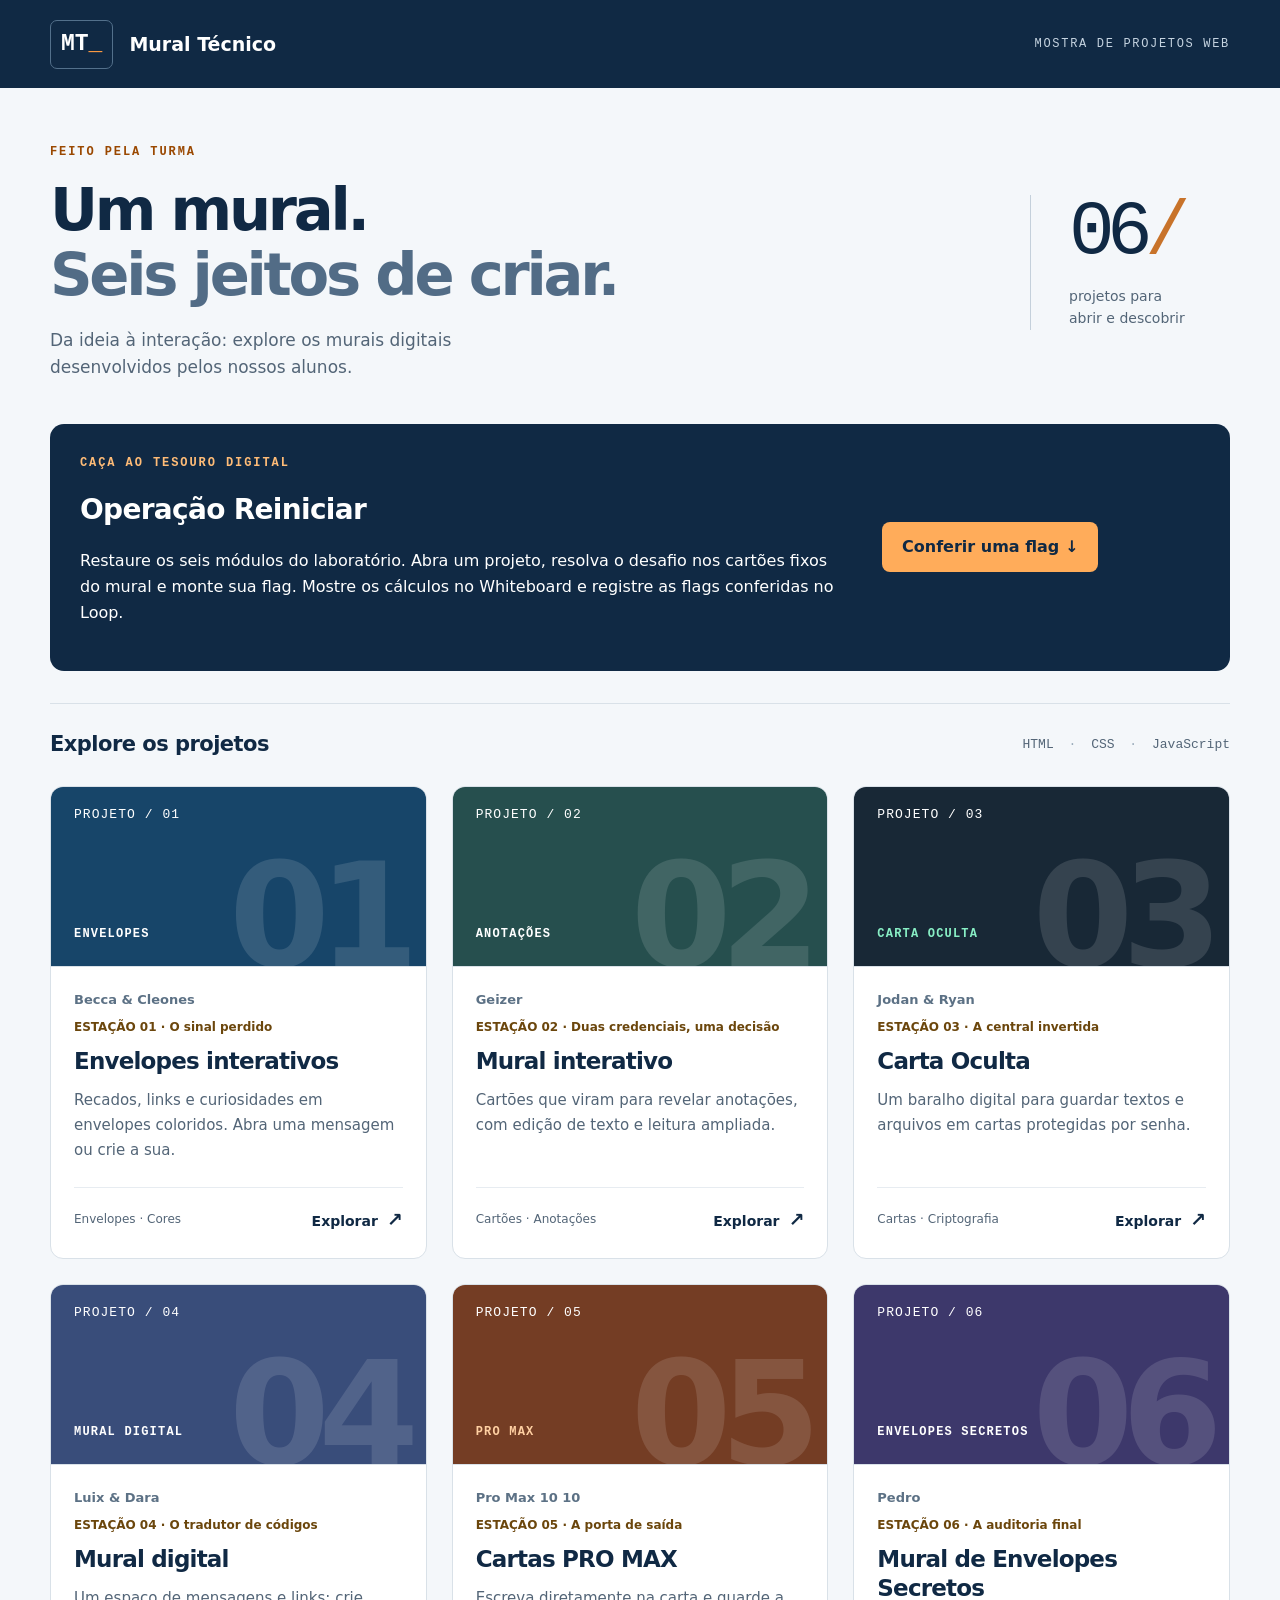
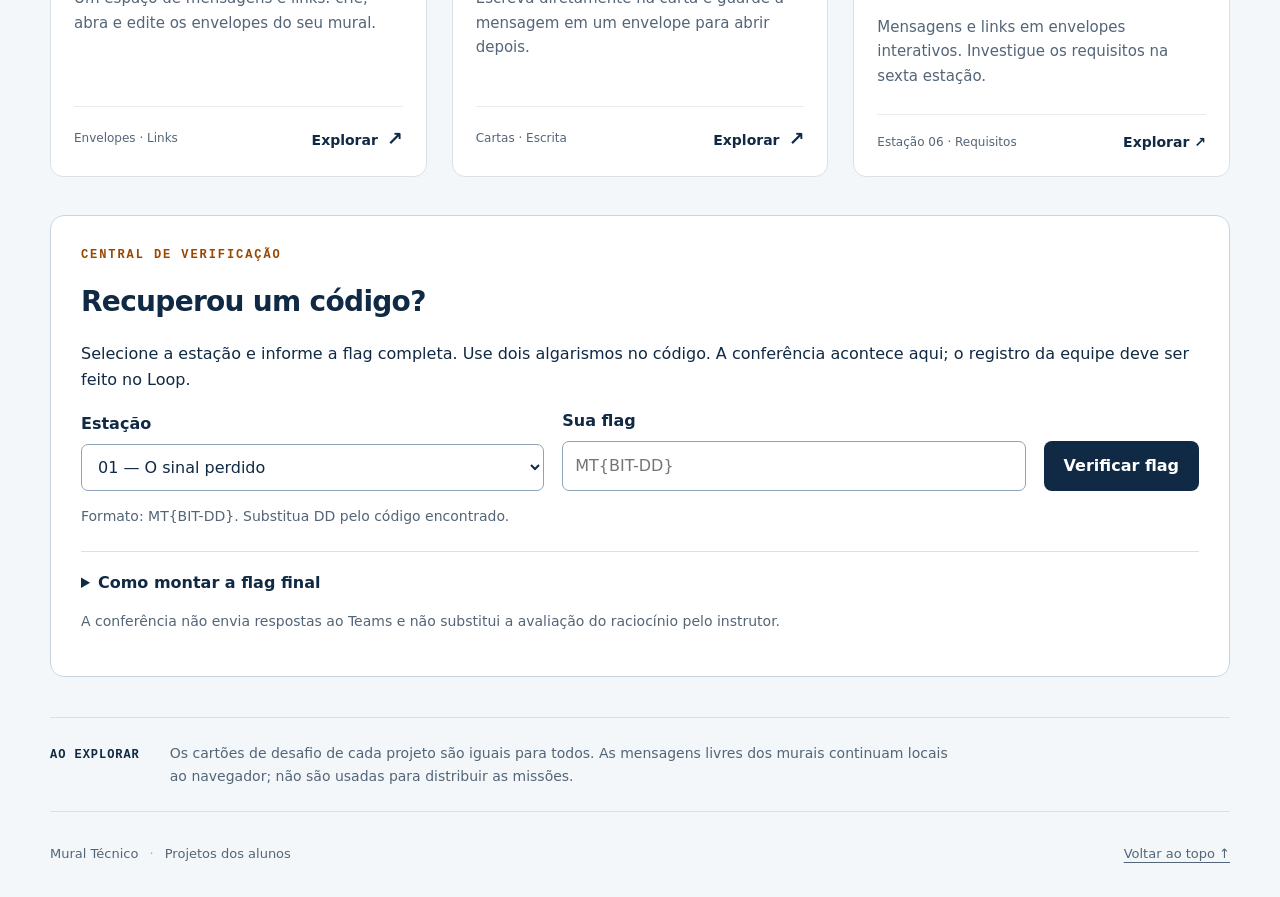
<file: index.html>
<!doctype html>
<html lang="pt-BR">
<head>
<meta charset="utf-8"><meta name="viewport" content="width=device-width, initial-scale=1">
<meta name="description" content="Mural Técnico: conheça e explore os projetos web desenvolvidos pelos alunos.">
<meta name="theme-color" content="#102944"><title>Mural Técnico | Projetos dos alunos</title>
<link rel="stylesheet" href="assets/style.css"><script src="assets/script.js" defer></script>
<link rel="stylesheet" href="assets/ctf.css"><script src="assets/ctf.js" defer></script>
</head>
<body>
<a class="skip" href="#projetos">Pular para os projetos</a>
<header class="site-header"><div class="wrap header-content"><a class="brand" href="index.html"><span class="brand-mark" aria-hidden="true">MT<span>_</span></span><span>Mural Técnico</span></a><span class="header-label">MOSTRA DE PROJETOS WEB</span></div></header>
<main class="wrap">
<section class="intro" aria-labelledby="page-title"><div><p class="eyebrow">FEITO PELA TURMA</p><h1 id="page-title">Um mural.<br><span>Seis jeitos de criar.</span></h1><p class="intro-text">Da ideia à interação: explore os murais digitais<br class="desktop-break"> desenvolvidos pelos nossos alunos.</p></div><div class="edition"><span class="edition-number">06<span>/</span></span><p>projetos para<br>abrir e descobrir</p></div></section>
<section class="ctf-intro" aria-labelledby="ctf-heading"><div><p class="eyebrow">CAÇA AO TESOURO DIGITAL</p><h2 id="ctf-heading">Operação Reiniciar</h2><p>Restaure os seis módulos do laboratório. Abra um projeto, resolva o desafio nos cartões fixos do mural e monte sua flag. Mostre os cálculos no Whiteboard e registre as flags conferidas no Loop.</p></div><a class="ctf-button" href="#verificador">Conferir uma flag ↓</a></section><section id="projetos" aria-labelledby="projects-title"><div class="section-heading"><h2 id="projects-title">Explore os projetos</h2><span>HTML <b>·</b> CSS <b>·</b> JavaScript</span></div><div class="projects"><article class="project">
<a class="project-link" href="projetos/becca-cleones/index.html" aria-labelledby="title-1">
<div class="preview preview-1" aria-hidden="true"><span class="number">PROJETO / 01</span><span class="project-type">ENVELOPES</span><span class="large-number">01</span></div>
<div class="card-body"><p class="authors">Becca &amp; Cleones</p><p class="station-label">ESTAÇÃO 01 · O sinal perdido</p><h3 id="title-1">Envelopes interativos</h3><p class="description">Recados, links e curiosidades em envelopes coloridos. Abra uma mensagem ou crie a sua.</p><div class="card-bottom"><span>Envelopes · Cores</span><span class="open">Explorar <span aria-hidden="true">↗</span></span></div></div>
</a></article><article class="project">
<a class="project-link" href="projetos/geizer/index.html" aria-labelledby="title-2">
<div class="preview preview-2" aria-hidden="true"><span class="number">PROJETO / 02</span><span class="project-type">ANOTAÇÕES</span><span class="large-number">02</span></div>
<div class="card-body"><p class="authors">Geizer</p><p class="station-label">ESTAÇÃO 02 · Duas credenciais, uma decisão</p><h3 id="title-2">Mural interativo</h3><p class="description">Cartões que viram para revelar anotações, com edição de texto e leitura ampliada.</p><div class="card-bottom"><span>Cartões · Anotações</span><span class="open">Explorar <span aria-hidden="true">↗</span></span></div></div>
</a></article><article class="project">
<a class="project-link" href="projetos/jodan-ryan/index.html" aria-labelledby="title-3">
<div class="preview preview-3" aria-hidden="true"><span class="number">PROJETO / 03</span><span class="project-type">CARTA OCULTA</span><span class="large-number">03</span></div>
<div class="card-body"><p class="authors">Jodan &amp; Ryan</p><p class="station-label">ESTAÇÃO 03 · A central invertida</p><h3 id="title-3">Carta Oculta</h3><p class="description">Um baralho digital para guardar textos e arquivos em cartas protegidas por senha.</p><div class="card-bottom"><span>Cartas · Criptografia</span><span class="open">Explorar <span aria-hidden="true">↗</span></span></div></div>
</a></article><article class="project">
<a class="project-link" href="projetos/luix-dara/index.html" aria-labelledby="title-4">
<div class="preview preview-4" aria-hidden="true"><span class="number">PROJETO / 04</span><span class="project-type">MURAL DIGITAL</span><span class="large-number">04</span></div>
<div class="card-body"><p class="authors">Luix &amp; Dara</p><p class="station-label">ESTAÇÃO 04 · O tradutor de códigos</p><h3 id="title-4">Mural digital</h3><p class="description">Um espaço de mensagens e links: crie, abra e edite os envelopes do seu mural.</p><div class="card-bottom"><span>Envelopes · Links</span><span class="open">Explorar <span aria-hidden="true">↗</span></span></div></div>
</a></article><article class="project">
<a class="project-link" href="projetos/pro-max/index.html" aria-labelledby="title-5">
<div class="preview preview-5" aria-hidden="true"><span class="number">PROJETO / 05</span><span class="project-type">PRO MAX</span><span class="large-number">05</span></div>
<div class="card-body"><p class="authors">Pro Max 10 10</p><p class="station-label">ESTAÇÃO 05 · A porta de saída</p><h3 id="title-5">Cartas PRO MAX</h3><p class="description">Escreva diretamente na carta e guarde a mensagem em um envelope para abrir depois.</p><div class="card-bottom"><span>Cartas · Escrita</span><span class="open">Explorar <span aria-hidden="true">↗</span></span></div></div>
</a></article><article class="project"><a class="project-link" href="projetos/pedro/index.html" aria-labelledby="title-6"><div class="preview preview-6" aria-hidden="true"><span class="number">PROJETO / 06</span><span class="project-type">ENVELOPES SECRETOS</span><span class="large-number">06</span></div><div class="card-body"><p class="authors">Pedro</p><p class="station-label">ESTAÇÃO 06 · A auditoria final</p><h3 id="title-6">Mural de Envelopes Secretos</h3><p class="description">Mensagens e links em envelopes interativos. Investigue os requisitos na sexta estação.</p><div class="card-bottom"><span>Estação 06 · Requisitos</span><span class="open">Explorar ↗</span></div></div></a></article></div></section>
<section class="ctf-check" id="verificador" aria-labelledby="check-title"><p class="eyebrow">CENTRAL DE VERIFICAÇÃO</p><h2 id="check-title">Recuperou um código?</h2><p>Selecione a estação e informe a flag completa. Use dois algarismos no código. A conferência acontece aqui; o registro da equipe deve ser feito no Loop.</p>
<noscript><p>Ative o JavaScript para verificar flags. Os enunciados continuam disponíveis nos projetos.</p></noscript>
<form id="flag-form"><div class="ctf-fields"><label for="challenge">Estação<select id="challenge" name="challenge"><option value="1">01 — O sinal perdido</option><option value="2">02 — Duas credenciais, uma decisão</option><option value="3">03 — A central invertida</option><option value="4">04 — O tradutor de códigos</option><option value="5">05 — A porta de saída</option><option value="6">06 — A auditoria final</option><option value="final">Final — Reinicialização</option></select></label><label for="flag">Sua flag<input id="flag" name="flag" type="text" required maxlength="120" autocomplete="off" autocapitalize="characters" spellcheck="false" aria-describedby="flag-format" placeholder="MT{BIT-DD}"></label><button class="ctf-button" type="submit">Verificar flag</button></div><p id="flag-format">Formato: MT{BIT-DD}. Substitua DD pelo código encontrado.</p></form>
<p id="flag-feedback" role="status" aria-live="polite" aria-atomic="true"></p><button id="copy-flag" type="button" class="ctf-button" hidden>Copiar flag validada</button><p id="copy-feedback" role="status"></p>
<details class="ctf-final"><summary>Como montar a flag final</summary><p>Reúna os seis códigos na ordem das estações 01 a 06, mantendo dois algarismos em cada um. Use <code>MT{DD-DD-DD-DD-DD-DD}</code> e selecione “Final — Reinicialização”. Explique também: se o bloqueio estiver ativo, a porta da estação 05 poderá abrir?</p></details>
<p class="ctf-footnote">A conferência não envia respostas ao Teams e não substitui a avaliação do raciocínio pelo instrutor.</p></section><aside class="note"><span class="note-label">AO EXPLORAR</span><p>Os cartões de desafio de cada projeto são iguais para todos. As mensagens livres dos murais continuam locais ao navegador; não são usadas para distribuir as missões.</p></aside>
</main>
<footer class="wrap footer"><span>Mural Técnico <b>·</b> Projetos dos alunos</span><a href="#">Voltar ao topo ↑</a></footer>
</body></html>
</file>
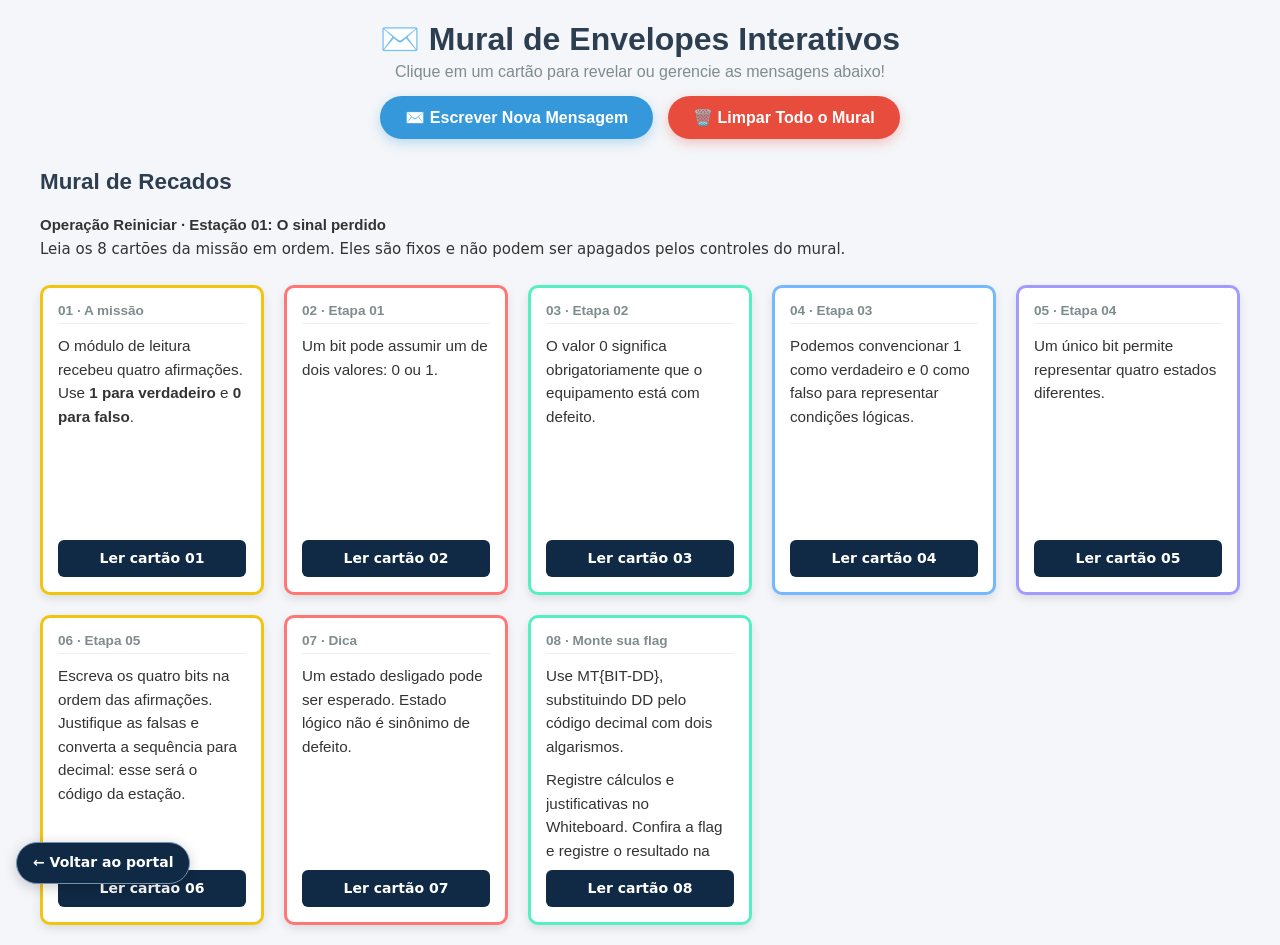
<file: projetos/becca-cleones/index.html>
<!DOCTYPE html>
<html lang="pt-BR">
<head>
    <meta charset="UTF-8">
    <meta name="viewport" content="width=device-width, initial-scale=1.0">
    <title>Mural de Envelopes Digitais</title>
    <link rel="stylesheet" href="style.css">
<link rel="stylesheet" href="../../assets/cartoes-fixos.css">
</head>
<body>


    <!-- Tela de Boas-Vindas -->
    <div id="welcomeScreen" class="welcome-screen hidden">
        <div class="welcome-box">
            <span class="welcome-icon">✉️</span>
            <h1>Mural de Envelopes Interativos</h1>
            <p>Descubra recados, links e curiosidades secretas compartilhadas pela turma.</p>
            <button id="btnEnterMural" class="btn-enter">Entrar no Mural</button>
        </div>
    </div>

    <!-- Conteúdo Principal do Mural -->
    <div id="mainContent" class="main-content">
        <header>
            <h1>✉️ Mural de Envelopes Interativos</h1>
            <p>Clique em um cartão para revelar ou gerencie as mensagens abaixo!</p>
            <div class="header-actions">
                <button id="btnOpenModal" class="btn-action-open">✉️ Escrever Nova Mensagem</button>
                <!-- NOVO: Botão Limpar Tudo -->
                <button id="btnClearAll" class="btn-action-clear">🗑️ Limpar Todo o Mural</button>
            </div>
        </header>

        <main class="container">
            <!-- Mural de Envelopes -->
            <section class="mural-container">
                <h2>Mural de Recados</h2>
                <p class="ctf-mural-heading" id="missao"><strong>Operação Reiniciar · Estação 01: O sinal perdido</strong><br>Leia os 8 cartões da missão em ordem. Eles são fixos e não podem ser apagados pelos controles do mural.</p><div id="mural" class="mural-grid">
<!-- Cartões permanentes da atividade: editar somente neste HTML. -->
<div class="envelope-card flipped" data-ctf-fixed id="ctf-1-1" data-ctf-title="01 · A missão"><div class="card-inner"><div class="card-front" style="background-color:#f1c40f"><div class="numero">01 · A missão</div><div class="status">Missão 01 · Conteúdo fixo</div></div><div class="card-back" style="border-color:#f1c40f"><div class="header-back"><span>01 · A missão</span></div><div class="conteudo ctf-preview"><p>O módulo de leitura recebeu quatro afirmações. Use <strong>1 para verdadeiro</strong> e <strong>0 para falso</strong>.</p></div><button class="ctf-read" type="button" data-ctf-read="ctf-1-1" aria-haspopup="dialog">Ler cartão 01</button></div></div><div class="ctf-fixed-content" id="ctf-1-1-content" hidden><h2>01 · A missão</h2><p>O módulo de leitura recebeu quatro afirmações. Use <strong>1 para verdadeiro</strong> e <strong>0 para falso</strong>.</p></div></div><div class="envelope-card flipped" data-ctf-fixed id="ctf-1-2" data-ctf-title="02 · Etapa 01"><div class="card-inner"><div class="card-front" style="background-color:#ff7675"><div class="numero">02 · Etapa 01</div><div class="status">Missão 01 · Conteúdo fixo</div></div><div class="card-back" style="border-color:#ff7675"><div class="header-back"><span>02 · Etapa 01</span></div><div class="conteudo ctf-preview">Um bit pode assumir um de dois valores: 0 ou 1.</div><button class="ctf-read" type="button" data-ctf-read="ctf-1-2" aria-haspopup="dialog">Ler cartão 02</button></div></div><div class="ctf-fixed-content" id="ctf-1-2-content" hidden><h2>02 · Etapa 01</h2>Um bit pode assumir um de dois valores: 0 ou 1.</div></div><div class="envelope-card flipped" data-ctf-fixed id="ctf-1-3" data-ctf-title="03 · Etapa 02"><div class="card-inner"><div class="card-front" style="background-color:#55efc4"><div class="numero">03 · Etapa 02</div><div class="status">Missão 01 · Conteúdo fixo</div></div><div class="card-back" style="border-color:#55efc4"><div class="header-back"><span>03 · Etapa 02</span></div><div class="conteudo ctf-preview">O valor 0 significa obrigatoriamente que o equipamento está com defeito.</div><button class="ctf-read" type="button" data-ctf-read="ctf-1-3" aria-haspopup="dialog">Ler cartão 03</button></div></div><div class="ctf-fixed-content" id="ctf-1-3-content" hidden><h2>03 · Etapa 02</h2>O valor 0 significa obrigatoriamente que o equipamento está com defeito.</div></div><div class="envelope-card flipped" data-ctf-fixed id="ctf-1-4" data-ctf-title="04 · Etapa 03"><div class="card-inner"><div class="card-front" style="background-color:#74b9ff"><div class="numero">04 · Etapa 03</div><div class="status">Missão 01 · Conteúdo fixo</div></div><div class="card-back" style="border-color:#74b9ff"><div class="header-back"><span>04 · Etapa 03</span></div><div class="conteudo ctf-preview">Podemos convencionar 1 como verdadeiro e 0 como falso para representar condições lógicas.</div><button class="ctf-read" type="button" data-ctf-read="ctf-1-4" aria-haspopup="dialog">Ler cartão 04</button></div></div><div class="ctf-fixed-content" id="ctf-1-4-content" hidden><h2>04 · Etapa 03</h2>Podemos convencionar 1 como verdadeiro e 0 como falso para representar condições lógicas.</div></div><div class="envelope-card flipped" data-ctf-fixed id="ctf-1-5" data-ctf-title="05 · Etapa 04"><div class="card-inner"><div class="card-front" style="background-color:#a29bfe"><div class="numero">05 · Etapa 04</div><div class="status">Missão 01 · Conteúdo fixo</div></div><div class="card-back" style="border-color:#a29bfe"><div class="header-back"><span>05 · Etapa 04</span></div><div class="conteudo ctf-preview">Um único bit permite representar quatro estados diferentes.</div><button class="ctf-read" type="button" data-ctf-read="ctf-1-5" aria-haspopup="dialog">Ler cartão 05</button></div></div><div class="ctf-fixed-content" id="ctf-1-5-content" hidden><h2>05 · Etapa 04</h2>Um único bit permite representar quatro estados diferentes.</div></div><div class="envelope-card flipped" data-ctf-fixed id="ctf-1-6" data-ctf-title="06 · Etapa 05"><div class="card-inner"><div class="card-front" style="background-color:#f1c40f"><div class="numero">06 · Etapa 05</div><div class="status">Missão 01 · Conteúdo fixo</div></div><div class="card-back" style="border-color:#f1c40f"><div class="header-back"><span>06 · Etapa 05</span></div><div class="conteudo ctf-preview"><p>Escreva os quatro bits na ordem das afirmações. Justifique as falsas e converta a sequência para decimal: esse será o código da estação.</p></div><button class="ctf-read" type="button" data-ctf-read="ctf-1-6" aria-haspopup="dialog">Ler cartão 06</button></div></div><div class="ctf-fixed-content" id="ctf-1-6-content" hidden><h2>06 · Etapa 05</h2><p>Escreva os quatro bits na ordem das afirmações. Justifique as falsas e converta a sequência para decimal: esse será o código da estação.</p></div></div><div class="envelope-card flipped" data-ctf-fixed id="ctf-1-7" data-ctf-title="07 · Dica"><div class="card-inner"><div class="card-front" style="background-color:#ff7675"><div class="numero">07 · Dica</div><div class="status">Missão 01 · Conteúdo fixo</div></div><div class="card-back" style="border-color:#ff7675"><div class="header-back"><span>07 · Dica</span></div><div class="conteudo ctf-preview">Um estado desligado pode ser esperado. Estado lógico não é sinônimo de defeito.</div><button class="ctf-read" type="button" data-ctf-read="ctf-1-7" aria-haspopup="dialog">Ler cartão 07</button></div></div><div class="ctf-fixed-content" id="ctf-1-7-content" hidden><h2>07 · Dica</h2>Um estado desligado pode ser esperado. Estado lógico não é sinônimo de defeito.</div></div><div class="envelope-card flipped" data-ctf-fixed id="ctf-1-8" data-ctf-title="08 · Monte sua flag"><div class="card-inner"><div class="card-front" style="background-color:#55efc4"><div class="numero">08 · Monte sua flag</div><div class="status">Missão 01 · Conteúdo fixo</div></div><div class="card-back" style="border-color:#55efc4"><div class="header-back"><span>08 · Monte sua flag</span></div><div class="conteudo ctf-preview"><p>Use <code>MT{BIT-DD}</code>, substituindo DD pelo código decimal com dois algarismos.</p><p>Registre cálculos e justificativas no Whiteboard. Confira a flag e registre o resultado na tabela da equipe no Loop.</p><a href="../../index.html?desafio=1#verificador">Verificar a flag da estação 01 →</a></div><button class="ctf-read" type="button" data-ctf-read="ctf-1-8" aria-haspopup="dialog">Ler cartão 08</button></div></div><div class="ctf-fixed-content" id="ctf-1-8-content" hidden><h2>08 · Monte sua flag</h2><p>Use <code>MT{BIT-DD}</code>, substituindo DD pelo código decimal com dois algarismos.</p><p>Registre cálculos e justificativas no Whiteboard. Confira a flag e registre o resultado na tabela da equipe no Loop.</p><a href="../../index.html?desafio=1#verificador">Verificar a flag da estação 01 →</a></div></div>
                    <!-- Os cartões serão injetados dinamicamente via JS -->
                </div>
            </section>
        </main>
    </div>

    <!-- Modal para Escrever a Mensagem -->
    <div id="envelopeModal" class="modal-overlay hidden-modal">
        <div class="modal-content">
            <div class="modal-header">
                <h2>Criar Card #<span id="nextId">1</span></h2>
                <button id="btnCloseModal" class="btn-close-modal">&times;</button>
            </div>
            <form id="envelopeForm">
                <div class="form-group">
                    <label for="texto">Mensagem / Conteúdo:</label>
                    <textarea id="texto" placeholder="Digite sua mensagem secreta ou curiosidade..." required></textarea>
                </div>
                <div class="form-group">
                    <label for="link">Hyperlink (Opcional):</label>
                    <input type="url" id="link" placeholder="https://exemplo.com">
                </div>
                <div class="form-group">
                    <label>Escolha a cor do Envelope:</label>
                    <div class="color-picker-container">
                        <label class="color-option" style="background-color: #f1c40f;">
                            <input type="radio" name="cor" value="#f1c40f" checked>
                        </label>
                        <label class="color-option" style="background-color: #ff7675;">
                            <input type="radio" name="cor" value="#ff7675">
                        </label>
                        <label class="color-option" style="background-color: #55efc4;">
                            <input type="radio" name="cor" value="#55efc4">
                        </label>
                        <label class="color-option" style="background-color: #74b9ff;">
                            <input type="radio" name="cor" value="#74b9ff">
                        </label>
                        <label class="color-option" style="background-color: #a29bfe;">
                            <input type="radio" name="cor" value="#a29bfe">
                        </label>
                    </div>
                </div>
                <button type="submit" class="btn-submit">Salvar no Mural</button>
            </form>
        </div>
    </div>

    <script src="script.js"></script>
  <script src="../../assets/voltar.js"></script>
<dialog id="ctf-reader" aria-labelledby="ctf-reader-title"><form method="dialog"><button class="ctf-close" aria-label="Fechar cartão">Fechar ×</button></form><h2 id="ctf-reader-title"></h2><div id="ctf-reader-content"></div></dialog><script src="../../assets/cartoes-fixos.js"></script>
</body>
</html>
</file>
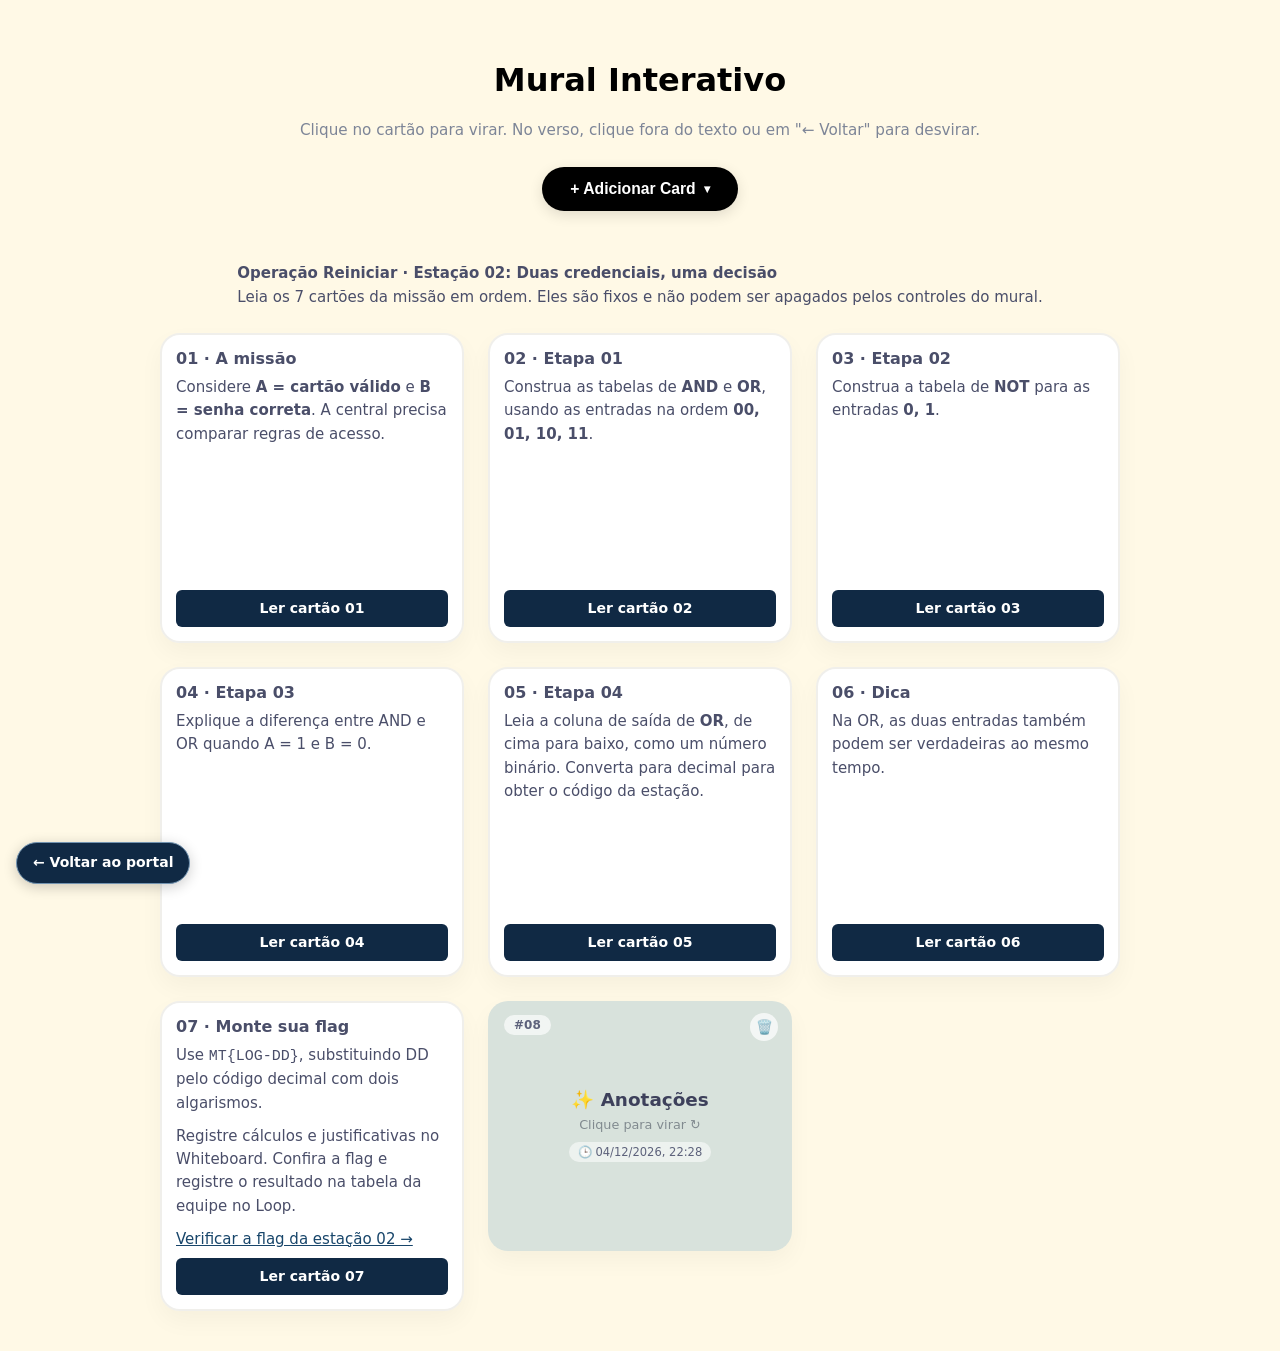
<file: projetos/geizer/index.html>
<!doctype html>
<html lang="pt-BR">
  <head>
    <meta charset="UTF-8" />
    <meta name="viewport" content="width=device-width, initial-scale=1.0" />
    <title>Mural Interativo Pastel - Tema Creme e Preto</title>
    <style>
      body {
        font-family:
          "Segoe UI",
          system-ui,
          -apple-system,
          sans-serif;
        background-color: #fff9e6; /* Amarelo Creme */
        color: #4a4e69;
        display: flex;
        flex-direction: column;
        align-items: center;
        min-height: 100vh;
        margin: 0;
        padding: 40px 20px;
        box-sizing: border-box;
        overflow-x: hidden;
      }

      h1 {
        font-weight: 600;
        margin-bottom: 6px;
        color: #000000;
      }

      p.subtitle {
        margin-bottom: 28px;
        color: #7d8597;
        font-size: 0.95rem;
        text-align: center;
      }

      /* Container do Botão Preto Adicionar Card */
      .add-card-wrapper {
        position: relative;
        margin-bottom: 32px;
        display: flex;
        justify-content: center;
      }

      /* Botão Preto Standalone (Sem Barra) */
      .btn-add-card {
        background-color: #000000;
        color: #ffffff;
        border: none;
        padding: 13px 28px;
        border-radius: 50px;
        font-size: 0.98rem;
        font-weight: 600;
        cursor: pointer;
        display: inline-flex;
        align-items: center;
        gap: 8px;
        box-shadow: 0 4px 14px rgba(0, 0, 0, 0.12);
        transition:
          background-color 0.2s ease,
          transform 0.15s ease,
          box-shadow 0.2s ease;
      }

      .btn-add-card:hover {
        background-color: #222222;
        transform: translateY(-2px);
        box-shadow: 0 6px 18px rgba(0, 0, 0, 0.18);
      }

      .btn-add-card .arrow-icon {
        font-size: 0.75rem;
        transition: transform 0.2s ease;
      }

      .btn-add-card.active .arrow-icon {
        transform: rotate(180deg);
      }

      /* Menu Flutuante que abre ao clicar no Botão */
      .color-picker-popover {
        position: absolute;
        top: calc(100% + 12px);
        left: 50%;
        transform: translateX(-50%);
        background: #ffffff;
        padding: 18px 20px;
        border-radius: 18px;
        box-shadow: 0 16px 36px rgba(0, 0, 0, 0.15);
        border: 1px solid rgba(0, 0, 0, 0.06);
        width: 320px;
        z-index: 100;
        display: none;
        flex-direction: column;
        gap: 12px;
        box-sizing: border-box;
        animation: popoverFade 0.2s cubic-bezier(0.16, 1, 0.3, 1);
      }

      .color-picker-popover.active {
        display: flex;
      }

      @keyframes popoverFade {
        from {
          opacity: 0;
          transform: translate(-50%, -6px);
        }
        to {
          opacity: 1;
          transform: translate(-50%, 0);
        }
      }

      .popover-header {
        font-size: 0.95rem;
        font-weight: 700;
        color: #2b2d42;
      }

      .popover-input {
        width: 100%;
        padding: 10px 14px;
        border: 1.5px solid #e2e8f0;
        border-radius: 10px;
        font-size: 0.9rem;
        outline: none;
        box-sizing: border-box;
        color: #4a4e69;
        background-color: #fdfbfb;
        transition: border-color 0.2s ease;
      }

      .popover-input:focus {
        border-color: #000000;
      }

      .color-picker-label {
        font-size: 0.8rem;
        font-weight: 600;
        color: #7d8597;
      }

      .palette-grid {
        display: grid;
        grid-template-columns: repeat(6, 1fr);
        gap: 8px;
      }

      .palette-item {
        width: 38px;
        height: 38px;
        border-radius: 50%;
        border: 2.5px solid transparent;
        cursor: pointer;
        display: flex;
        align-items: center;
        justify-content: center;
        transition:
          transform 0.15s ease,
          border-color 0.15s ease,
          box-shadow 0.15s ease;
        box-shadow: 0 2px 5px rgba(0, 0, 0, 0.06);
        position: relative;
      }

      .palette-item:hover {
        transform: scale(1.18);
        box-shadow: 0 4px 10px rgba(0, 0, 0, 0.15);
      }

      .palette-item.selected {
        border-color: #000000;
        transform: scale(1.12);
      }

      .palette-item .check-icon {
        display: none;
        font-size: 0.75rem;
        font-weight: bold;
        color: #333333;
      }

      .palette-item.selected .check-icon {
        display: block;
      }

      .color-selected-info {
        font-size: 0.8rem;
        color: #7d8597;
        text-align: center;
        margin-top: -2px;
      }

      .btn-confirm-add {
        background-color: #000000;
        color: #ffffff;
        border: none;
        padding: 10px 14px;
        border-radius: 10px;
        font-size: 0.9rem;
        font-weight: 600;
        cursor: pointer;
        transition: background-color 0.2s ease;
        width: 100%;
      }

      .btn-confirm-add:hover {
        background-color: #333333;
      }

      /* Grid do Mural */
      .mural-grid {
        display: grid;
        grid-template-columns: repeat(auto-fill, minmax(260px, 1fr));
        gap: 24px;
        max-width: 960px;
        width: 100%;
        counter-reset: card-counter;
      }

      /* Estrutura do Cartão 3D */
      .card {
        background-color: transparent;
        height: 250px;
        perspective: 1000px;
        counter-increment: card-counter;
        transition:
          opacity 0.3s ease,
          transform 0.3s ease;
      }

      .card.deleting {
        opacity: 0;
        transform: scale(0.8);
      }

      .card-inner {
        position: relative;
        width: 100%;
        height: 100%;
        text-align: center;
        transition: transform 0.6s cubic-bezier(0.4, 0, 0.2, 1);
        transform-style: preserve-3d;
        border-radius: 20px;
        box-shadow: 0 10px 25px rgba(0, 0, 0, 0.04);
      }

      .card.flipped .card-inner {
        transform: rotateY(180deg);
      }

      .card-front,
      .card-back {
        position: absolute;
        width: 100%;
        height: 100%;
        -webkit-backface-visibility: hidden;
        backface-visibility: hidden;
        border-radius: 20px;
        box-sizing: border-box;
      }

      /* Frente do Cartão */
      .card-front {
        display: flex;
        flex-direction: column;
        align-items: center;
        justify-content: center;
        padding: 24px;
        cursor: pointer;
        user-select: none;
      }

      .card-number-badge {
        position: absolute;
        top: 14px;
        left: 16px;
        font-size: 0.75rem;
        font-weight: 700;
        color: #5d627b;
        background: rgba(255, 255, 255, 0.65);
        backdrop-filter: blur(4px);
        padding: 3px 10px;
        border-radius: 12px;
      }

      .card-number-badge::before {
        content: "#" counter(card-counter, decimal-leading-zero);
      }

      .btn-delete {
        position: absolute;
        top: 12px;
        right: 14px;
        background: rgba(255, 255, 255, 0.7);
        border: none;
        color: #e63946;
        font-size: 0.85rem;
        width: 28px;
        height: 28px;
        border-radius: 50%;
        cursor: pointer;
        display: flex;
        align-items: center;
        justify-content: center;
        transition:
          background 0.2s,
          transform 0.1s;
        z-index: 2;
      }

      .btn-delete:hover {
        background: #ffdadf;
        transform: scale(1.1);
      }

      .card-front-title {
        font-size: 1.15rem;
        font-weight: 600;
        color: #3d405b;
        margin-bottom: 6px;
        word-break: break-word;
        padding: 0 10px;
      }

      .card-front-hint {
        font-size: 0.8rem;
        color: #6c757d;
        opacity: 0.8;
      }

      .card-date {
        font-size: 0.72rem;
        color: #5d627b;
        margin-top: 10px;
        font-weight: 500;
        background: rgba(255, 255, 255, 0.55);
        padding: 3px 9px;
        border-radius: 10px;
      }

      /* Verso do Cartão com Textarea */
      .card-back {
        background-color: #ffffff;
        transform: rotateY(180deg);
        border: 2px solid #f0efeb;
        padding: 14px;
        display: flex;
        flex-direction: column;
        cursor: pointer;
      }

      .card-back-header {
        display: flex;
        justify-content: space-between;
        align-items: center;
        margin-bottom: 8px;
        gap: 6px;
      }

      .card-back-actions {
        display: flex;
        align-items: center;
        gap: 4px;
      }

      .action-btn {
        background: #f1f3f5;
        border: none;
        color: #495057;
        font-size: 0.75rem;
        font-weight: 600;
        padding: 5px 9px;
        border-radius: 8px;
        cursor: pointer;
        transition: all 0.2s ease;
        display: inline-flex;
        align-items: center;
        gap: 3px;
      }

      .action-btn:hover {
        background: #e9ecef;
      }

      /* Botão Salvar Específico do Card */
      .action-btn.save-card-btn {
        background: #000000;
        color: #ffffff;
      }

      .action-btn.save-card-btn:hover {
        background: #333333;
      }

      .action-btn.save-card-btn.success {
        background: #2b9348 !important;
        color: #ffffff !important;
      }

      .action-btn.expand-btn {
        background: #f1f3f5;
        color: #333333;
      }

      .action-btn.expand-btn:hover {
        background: #e2e8f0;
      }

      /* Área de texto */
      .card-back textarea {
        width: 100%;
        flex: 1;
        border: none;
        resize: none;
        outline: none;
        font-family: inherit;
        font-size: 0.9rem;
        color: #2b2d42;
        line-height: 1.4;
        background: transparent;
        box-sizing: border-box;
        cursor: text;
      }

      .card-back textarea::-webkit-scrollbar {
        width: 5px;
      }

      .card-back textarea::-webkit-scrollbar-thumb {
        background: #d1d5db;
        border-radius: 10px;
      }

      .card-back-footer {
        display: flex;
        justify-content: space-between;
        align-items: center;
        margin-top: 6px;
        font-size: 0.7rem;
        color: #a0aec0;
      }

      .card-status-msg {
        font-weight: 600;
        color: #2b9348;
        opacity: 0;
        transition: opacity 0.2s ease;
      }

      .card-status-msg.visible {
        opacity: 1;
      }

      /* Modal de Expansão (Tela Cheia) */
      .modal-overlay {
        position: fixed;
        top: 0;
        left: 0;
        width: 100vw;
        height: 100vh;
        background: rgba(0, 0, 0, 0.45);
        backdrop-filter: blur(4px);
        display: flex;
        align-items: center;
        justify-content: center;
        z-index: 1000;
        opacity: 0;
        pointer-events: none;
        transition: opacity 0.3s ease;
      }

      .modal-overlay.active {
        opacity: 1;
        pointer-events: auto;
      }

      .modal-content {
        width: 90%;
        max-width: 680px;
        height: 75vh;
        border-radius: 24px;
        padding: 24px;
        box-sizing: border-box;
        display: flex;
        flex-direction: column;
        box-shadow: 0 20px 50px rgba(0, 0, 0, 0.15);
        position: relative;
      }

      .modal-header {
        display: flex;
        justify-content: space-between;
        align-items: flex-start;
        margin-bottom: 16px;
      }

      .modal-title {
        font-size: 1.35rem;
        font-weight: 600;
        color: #3d405b;
        word-break: break-word;
      }

      .modal-date {
        font-size: 0.75rem;
        color: #7d8597;
        margin-top: 3px;
      }

      .modal-textarea {
        width: 100%;
        flex: 1;
        border: 1.5px solid rgba(0, 0, 0, 0.08);
        border-radius: 14px;
        padding: 16px;
        font-family: inherit;
        font-size: 1rem;
        line-height: 1.5;
        color: #2b2d42;
        resize: none;
        outline: none;
        background: rgba(255, 255, 255, 0.85);
        box-sizing: border-box;
      }

      .modal-footer {
        display: flex;
        justify-content: space-between;
        align-items: center;
        margin-top: 14px;
      }

      .modal-save-feedback {
        font-size: 0.85rem;
        color: #2b9348;
        font-weight: 600;
        opacity: 0;
        transition: opacity 0.2s ease;
      }

      .modal-save-feedback.visible {
        opacity: 1;
      }

      .modal-footer-actions {
        display: flex;
        gap: 10px;
      }

      .modal-save-btn {
        background: #000000;
        color: #ffffff;
        border: none;
        padding: 10px 18px;
        border-radius: 10px;
        font-weight: 600;
        cursor: pointer;
        transition: background-color 0.2s ease;
        display: inline-flex;
        align-items: center;
        gap: 5px;
      }

      .modal-save-btn:hover {
        background: #333333;
      }

      /* Toast Notification */
      .toast {
        position: fixed;
        bottom: 24px;
        right: 24px;
        background-color: #000000;
        color: #ffffff;
        padding: 12px 20px;
        border-radius: 12px;
        box-shadow: 0 8px 24px rgba(0, 0, 0, 0.15);
        font-size: 0.9rem;
        font-weight: 500;
        display: flex;
        align-items: center;
        gap: 8px;
        opacity: 0;
        transform: translateY(15px);
        transition:
          opacity 0.3s ease,
          transform 0.3s ease;
        pointer-events: none;
        z-index: 2000;
      }

      .toast.show {
        opacity: 1;
        transform: translateY(0);
      }

      /* Cores Pasteis */
      .pastel-menta {
        background-color: #d8e2dc;
      }
      .pastel-pessego {
        background-color: #ffe5d9;
      }
      .pastel-rosa {
        background-color: #fec5bb;
      }
      .pastel-lavanda {
        background-color: #e8dff5;
      }
      .pastel-azul {
        background-color: #d8e1e9;
      }
      .pastel-amarelo {
        background-color: #faedcd;
      }
    </style>
  <link rel="stylesheet" href="../../assets/cartoes-fixos.css">
</head>
  <body>

    <h1>Mural Interativo</h1>
    <p class="subtitle">
      Clique no cartão para virar. No verso, clique fora do texto ou em "←
      Voltar" para desvirar.
    </p>

    <!-- Apenas o botão preto (sem nenhuma barra no body) -->
    <div class="add-card-wrapper" id="addCardWrapper">
      <button
        type="button"
        class="btn-add-card"
        id="btnAddCard"
        onclick="toggleColorPicker(event)"
      >
        <span>+ Adicionar Card</span>
        <span class="arrow-icon">▾</span>
      </button>

      <!-- Popover que surge ao clicar no botão -->
      <div class="color-picker-popover" id="colorPickerPopover">
        <div class="popover-header">Novo Cartão</div>
        <input
          type="text"
          id="frontTitleInput"
          class="popover-input"
          placeholder="Título (ex: Ideias, Tarefas)..."
        />

        <div class="color-picker-label">Selecione uma cor:</div>
        <div class="palette-grid">
          <button
            type="button"
            class="palette-item pastel-menta selected"
            data-color="pastel-menta"
            data-name="Menta"
            title="Menta"
            onclick="pickColor('pastel-menta', 'Menta', this)"
          >
            <span class="check-icon">✓</span>
          </button>
          <button
            type="button"
            class="palette-item pastel-pessego"
            data-color="pastel-pessego"
            data-name="Pêssego"
            title="Pêssego"
            onclick="pickColor('pastel-pessego', 'Pêssego', this)"
          >
            <span class="check-icon">✓</span>
          </button>
          <button
            type="button"
            class="palette-item pastel-rosa"
            data-color="pastel-rosa"
            data-name="Rosa"
            title="Rosa"
            onclick="pickColor('pastel-rosa', 'Rosa', this)"
          >
            <span class="check-icon">✓</span>
          </button>
          <button
            type="button"
            class="palette-item pastel-lavanda"
            data-color="pastel-lavanda"
            data-name="Lavanda"
            title="Lavanda"
            onclick="pickColor('pastel-lavanda', 'Lavanda', this)"
          >
            <span class="check-icon">✓</span>
          </button>
          <button
            type="button"
            class="palette-item pastel-azul"
            data-color="pastel-azul"
            data-name="Azul"
            title="Azul"
            onclick="pickColor('pastel-azul', 'Azul', this)"
          >
            <span class="check-icon">✓</span>
          </button>
          <button
            type="button"
            class="palette-item pastel-amarelo"
            data-color="pastel-amarelo"
            data-name="Amarelo"
            title="Amarelo"
            onclick="pickColor('pastel-amarelo', 'Amarelo', this)"
          >
            <span class="check-icon">✓</span>
          </button>
        </div>
        <div class="color-selected-info" id="colorSelectedInfo">
          Cor selecionada: <strong>Menta</strong>
        </div>

        <button type="button" class="btn-confirm-add" onclick="addNewCard()">
          Criar Cartão
        </button>
      </div>
    </div>

    <!-- Container dos Cards -->
    <p class="ctf-mural-heading" id="missao"><strong>Operação Reiniciar · Estação 02: Duas credenciais, uma decisão</strong><br>Leia os 7 cartões da missão em ordem. Eles são fixos e não podem ser apagados pelos controles do mural.</p><div class="mural-grid" id="muralGrid">
<!-- Cartões permanentes da atividade: editar somente neste HTML. -->
<div class="card flipped" data-ctf-fixed id="ctf-2-1" data-ctf-title="01 · A missão"><div class="card-inner"><div class="card-front pastel-menta"><div class="card-front-title">01 · A missão</div></div><div class="card-back"><div class="card-back-header"><strong>01 · A missão</strong></div><div class="ctf-preview"><p>Considere <strong>A = cartão válido</strong> e <strong>B = senha correta</strong>. A central precisa comparar regras de acesso.</p></div><button class="ctf-read" type="button" data-ctf-read="ctf-2-1" aria-haspopup="dialog">Ler cartão 01</button></div></div><div class="ctf-fixed-content" id="ctf-2-1-content" hidden><h2>01 · A missão</h2><p>Considere <strong>A = cartão válido</strong> e <strong>B = senha correta</strong>. A central precisa comparar regras de acesso.</p></div></div><div class="card flipped" data-ctf-fixed id="ctf-2-2" data-ctf-title="02 · Etapa 01"><div class="card-inner"><div class="card-front pastel-menta"><div class="card-front-title">02 · Etapa 01</div></div><div class="card-back"><div class="card-back-header"><strong>02 · Etapa 01</strong></div><div class="ctf-preview">Construa as tabelas de <strong>AND</strong> e <strong>OR</strong>, usando as entradas na ordem <strong>00, 01, 10, 11</strong>.</div><button class="ctf-read" type="button" data-ctf-read="ctf-2-2" aria-haspopup="dialog">Ler cartão 02</button></div></div><div class="ctf-fixed-content" id="ctf-2-2-content" hidden><h2>02 · Etapa 01</h2>Construa as tabelas de <strong>AND</strong> e <strong>OR</strong>, usando as entradas na ordem <strong>00, 01, 10, 11</strong>.</div></div><div class="card flipped" data-ctf-fixed id="ctf-2-3" data-ctf-title="03 · Etapa 02"><div class="card-inner"><div class="card-front pastel-menta"><div class="card-front-title">03 · Etapa 02</div></div><div class="card-back"><div class="card-back-header"><strong>03 · Etapa 02</strong></div><div class="ctf-preview">Construa a tabela de <strong>NOT</strong> para as entradas <strong>0, 1</strong>.</div><button class="ctf-read" type="button" data-ctf-read="ctf-2-3" aria-haspopup="dialog">Ler cartão 03</button></div></div><div class="ctf-fixed-content" id="ctf-2-3-content" hidden><h2>03 · Etapa 02</h2>Construa a tabela de <strong>NOT</strong> para as entradas <strong>0, 1</strong>.</div></div><div class="card flipped" data-ctf-fixed id="ctf-2-4" data-ctf-title="04 · Etapa 03"><div class="card-inner"><div class="card-front pastel-menta"><div class="card-front-title">04 · Etapa 03</div></div><div class="card-back"><div class="card-back-header"><strong>04 · Etapa 03</strong></div><div class="ctf-preview">Explique a diferença entre AND e OR quando A = 1 e B = 0.</div><button class="ctf-read" type="button" data-ctf-read="ctf-2-4" aria-haspopup="dialog">Ler cartão 04</button></div></div><div class="ctf-fixed-content" id="ctf-2-4-content" hidden><h2>04 · Etapa 03</h2>Explique a diferença entre AND e OR quando A = 1 e B = 0.</div></div><div class="card flipped" data-ctf-fixed id="ctf-2-5" data-ctf-title="05 · Etapa 04"><div class="card-inner"><div class="card-front pastel-menta"><div class="card-front-title">05 · Etapa 04</div></div><div class="card-back"><div class="card-back-header"><strong>05 · Etapa 04</strong></div><div class="ctf-preview"><p>Leia a coluna de saída de <strong>OR</strong>, de cima para baixo, como um número binário. Converta para decimal para obter o código da estação.</p></div><button class="ctf-read" type="button" data-ctf-read="ctf-2-5" aria-haspopup="dialog">Ler cartão 05</button></div></div><div class="ctf-fixed-content" id="ctf-2-5-content" hidden><h2>05 · Etapa 04</h2><p>Leia a coluna de saída de <strong>OR</strong>, de cima para baixo, como um número binário. Converta para decimal para obter o código da estação.</p></div></div><div class="card flipped" data-ctf-fixed id="ctf-2-6" data-ctf-title="06 · Dica"><div class="card-inner"><div class="card-front pastel-menta"><div class="card-front-title">06 · Dica</div></div><div class="card-back"><div class="card-back-header"><strong>06 · Dica</strong></div><div class="ctf-preview">Na OR, as duas entradas também podem ser verdadeiras ao mesmo tempo.</div><button class="ctf-read" type="button" data-ctf-read="ctf-2-6" aria-haspopup="dialog">Ler cartão 06</button></div></div><div class="ctf-fixed-content" id="ctf-2-6-content" hidden><h2>06 · Dica</h2>Na OR, as duas entradas também podem ser verdadeiras ao mesmo tempo.</div></div><div class="card flipped" data-ctf-fixed id="ctf-2-7" data-ctf-title="07 · Monte sua flag"><div class="card-inner"><div class="card-front pastel-menta"><div class="card-front-title">07 · Monte sua flag</div></div><div class="card-back"><div class="card-back-header"><strong>07 · Monte sua flag</strong></div><div class="ctf-preview"><p>Use <code>MT{LOG-DD}</code>, substituindo DD pelo código decimal com dois algarismos.</p><p>Registre cálculos e justificativas no Whiteboard. Confira a flag e registre o resultado na tabela da equipe no Loop.</p><a href="../../index.html?desafio=2#verificador">Verificar a flag da estação 02 →</a></div><button class="ctf-read" type="button" data-ctf-read="ctf-2-7" aria-haspopup="dialog">Ler cartão 07</button></div></div><div class="ctf-fixed-content" id="ctf-2-7-content" hidden><h2>07 · Monte sua flag</h2><p>Use <code>MT{LOG-DD}</code>, substituindo DD pelo código decimal com dois algarismos.</p><p>Registre cálculos e justificativas no Whiteboard. Confira a flag e registre o resultado na tabela da equipe no Loop.</p><a href="../../index.html?desafio=2#verificador">Verificar a flag da estação 02 →</a></div></div></div>

    <!-- Modal de Expansão (Tela Cheia) -->
    <div class="modal-overlay" id="modalOverlay">
      <div class="modal-content" id="modalContent">
        <div class="modal-header">
          <div>
            <div class="modal-title" id="modalTitle">Título do Cartão</div>
            <div class="modal-date" id="modalDate"></div>
          </div>
          <div class="char-counter" id="modalCounter">0/2000</div>
        </div>
        <textarea
          class="modal-textarea"
          id="modalTextarea"
          maxlength="2000"
          placeholder="Digite seu texto completo aqui..."
        ></textarea>
        <div class="modal-footer">
          <span class="modal-save-feedback" id="modalFeedback"
            >✓ Salvo com sucesso!</span
          >
          <div class="modal-footer-actions">
            <button
              type="button"
              class="modal-save-btn"
              onclick="saveModalChanges(false)"
            >
              💾 Salvar
            </button>
            <button
              type="button"
              class="modal-save-btn"
              onclick="saveModalChanges(true)"
            >
              Salvar e Fechar
            </button>
          </div>
        </div>
      </div>
    </div>

    <!-- Notificação Toast -->
    <div class="toast" id="toastMessage"></div>

    <script>
      const STORAGE_KEY = "mural_interativo_cards";
      let activeCardIdForModal = null;
      let toastTimeout = null;
      let selectedColor = "pastel-menta";

      // Toast de notificação
      function showToast(message) {
        const toast = document.getElementById("toastMessage");
        if (!toast) return;
        toast.textContent = message;
        toast.classList.add("show");
        if (toastTimeout) clearTimeout(toastTimeout);
        toastTimeout = setTimeout(() => {
          toast.classList.remove("show");
        }, 2500);
      }

      // Formatação de data/hora (pt-BR)
      function getFormattedDate() {
        const now = new Date();
        return now.toLocaleDateString("pt-BR", {
          day: "2-digit",
          month: "2-digit",
          year: "numeric",
          hour: "2-digit",
          minute: "2-digit",
        });
      }

      // Prevenção de injeção XSS
      function escapeHtml(str) {
        if (!str) return "";
        return String(str)
          .replace(/&/g, "&amp;")
          .replace(/</g, "&lt;")
          .replace(/>/g, "&gt;")
          .replace(/"/g, "&quot;")
          .replace(/'/g, "&#039;");
      }

      // Carregar cartões do localStorage
      function loadCardsFromStorage() {
        try {
          const saved = localStorage.getItem(STORAGE_KEY);
          if (saved) {
            const parsed = JSON.parse(saved);
            if (Array.isArray(parsed) && parsed.length > 0) {
              return parsed;
            }
          }
        } catch (err) {
          console.error("Erro ao ler do localStorage:", err);
        }

        // Estado inicial padrão
        return [
          {
            id: "card-" + Date.now(),
            title: "✨ Anotações",
            color: "pastel-menta",
            text: 'Fundo amarelo creme e botões em preto aplicados com sucesso! Clique em "+ Adicionar Card" para escolher a cor e criar novos recados.',
            date: getFormattedDate(),
          },
        ];
      }

      // Salvar cartões no localStorage
      function saveCardsToStorage() {
        try {
          localStorage.setItem(STORAGE_KEY, JSON.stringify(cards));
        } catch (err) {
          console.error("Erro ao salvar no localStorage:", err);
          showToast("⚠️ Erro ao salvar informações no navegador.");
        }
      }

      let cards = loadCardsFromStorage();

      // Criar elemento HTML para um cartão
      function createCardElement(card) {
        const cardEl = document.createElement("div");
        cardEl.className = "card";
        cardEl.id = card.id;

        const escapedTitle = escapeHtml(card.title);
        const escapedText = escapeHtml(card.text || "");
        const dateText = card.date ? escapeHtml(card.date) : getFormattedDate();

        cardEl.innerHTML = `
        <div class="card-inner">
          <div class="card-front ${card.color || "pastel-menta"}" onclick="toggleFlip('${card.id}')">
            <span class="card-number-badge"></span>
            <button type="button" class="btn-delete" title="Excluir Cartão" onclick="deleteCard('${card.id}', event)">🗑️</button>
            <div class="card-front-title">${escapedTitle}</div>
            <div class="card-front-hint">Clique para virar ↻</div>
            <div class="card-date">🕒 ${dateText}</div>
          </div>
          <div class="card-back" onclick="handleBackClick('${card.id}', event)">
            <div class="card-back-header">
              <button type="button" class="action-btn" onclick="toggleFlip('${card.id}')">← Voltar</button>
              <div class="card-back-actions">
                <button type="button" class="action-btn save-card-btn" id="save-btn-${card.id}" onclick="saveCardManually('${card.id}', event)" title="Salvar informações do cartão">
                  💾 Salvar
                </button>
                <button type="button" class="action-btn expand-btn" onclick="expandCard('${card.id}')" title="Expandir em tela cheia">
                  ⤢ Expandir
                </button>
                <button type="button" class="action-btn" style="color: #e63946;" onclick="deleteCard('${card.id}', event)" title="Excluir">
                  🗑️
                </button>
              </div>
            </div>
            <textarea id="text-${card.id}" maxlength="2000" placeholder="Escreva seu recado aqui..." oninput="onCardTextInput('${card.id}')">${escapedText}</textarea>
            <div class="card-back-footer">
              <span>${dateText}</span>
              <span class="card-status-msg" id="status-${card.id}">✓ Salvo!</span>
              <div class="char-counter" id="count-${card.id}">${(card.text || "").length}/2000</div>
            </div>
          </div>
        </div>
      `;
        return cardEl;
      }

      // Renderizar todos os cartões na tela
      function renderCards() {
        const grid = document.getElementById("muralGrid");
        if (!grid) return;
        Array.from(grid.children).filter(el => !el.hasAttribute('data-ctf-fixed')).forEach(el => el.remove());
        cards.forEach((card) => {
          grid.appendChild(createCardElement(card));
        });
      }

      function toggleFlip(cardId) {
        const card = document.getElementById(cardId);
        if (card) {
          card.classList.toggle("flipped");
        }
      }

      function handleBackClick(cardId, event) {
        const targetTag = event.target.tagName;
        if (
          targetTag !== "TEXTAREA" &&
          targetTag !== "BUTTON" &&
          !event.target.closest("button")
        ) {
          toggleFlip(cardId);
        }
      }

      // Controle do Popover de Seleção de Cor
      function toggleColorPicker(event) {
        if (event) event.stopPropagation();
        const popover = document.getElementById("colorPickerPopover");
        const btn = document.getElementById("btnAddCard");
        const isActive = popover.classList.contains("active");

        if (isActive) {
          closeColorPicker();
        } else {
          popover.classList.add("active");
          btn.classList.add("active");
          const input = document.getElementById("frontTitleInput");
          if (input) {
            setTimeout(() => input.focus(), 50);
          }
        }
      }

      function closeColorPicker() {
        const popover = document.getElementById("colorPickerPopover");
        const btn = document.getElementById("btnAddCard");
        if (popover) popover.classList.remove("active");
        if (btn) btn.classList.remove("active");
      }

      function pickColor(colorClass, colorName, element) {
        selectedColor = colorClass;
        document
          .querySelectorAll(".palette-item")
          .forEach((el) => el.classList.remove("selected"));
        if (element) element.classList.add("selected");

        const info = document.getElementById("colorSelectedInfo");
        if (info) {
          info.innerHTML = `Cor selecionada: <strong>${colorName}</strong>`;
        }
      }

      // Ao digitar no verso do cartão
      function onCardTextInput(cardId) {
        const textarea = document.getElementById(`text-${cardId}`);
        const counter = document.getElementById(`count-${cardId}`);
        const card = cards.find((c) => c.id === cardId);

        if (textarea && card) {
          card.text = textarea.value;
          if (counter) {
            counter.textContent = `${textarea.value.length}/2000`;
          }
          saveCardsToStorage();
        }
      }

      // Opção de Salvar Manualmente com Feedback Visual
      function saveCardManually(cardId, event) {
        if (event) event.stopPropagation();

        const textarea = document.getElementById(`text-${cardId}`);
        const saveBtn = document.getElementById(`save-btn-${cardId}`);
        const statusMsg = document.getElementById(`status-${cardId}`);
        const card = cards.find((c) => c.id === cardId);

        if (textarea && card) {
          card.text = textarea.value;
        }
        saveCardsToStorage();

        if (saveBtn) {
          saveBtn.classList.add("success");
          saveBtn.innerHTML = "✓ Salvo!";
          setTimeout(() => {
            saveBtn.classList.remove("success");
            saveBtn.innerHTML = "💾 Salvar";
          }, 1500);
        }

        if (statusMsg) {
          statusMsg.classList.add("visible");
          setTimeout(() => {
            statusMsg.classList.remove("visible");
          }, 1500);
        }

        showToast("Informações do cartão salvas com sucesso!");
      }

      // Criar Novo Cartão
      function addNewCard() {
        const titleInput = document.getElementById("frontTitleInput");
        const title = titleInput.value.trim() || "✨ Novo Recado";

        const newCard = {
          id: "card-" + Date.now(),
          title: title,
          color: selectedColor,
          text: "",
          date: getFormattedDate(),
        };

        cards.push(newCard);
        saveCardsToStorage();

        const grid = document.getElementById("muralGrid");
        if (grid) {
          grid.appendChild(createCardElement(newCard));
        }

        titleInput.value = "";
        closeColorPicker();
        showToast("Novo cartão adicionado!");
      }

      // Excluir Cartão
      function deleteCard(cardId, event) {
        if (event) event.stopPropagation();
        const cardEl = document.getElementById(cardId);
        if (cardEl && confirm("Deseja realmente excluir este cartão?")) {
          cardEl.classList.add("deleting");
          cards = cards.filter((c) => c.id !== cardId);
          saveCardsToStorage();
          setTimeout(() => {
            cardEl.remove();
          }, 300);
          showToast("Cartão excluído.");
        }
      }

      // Modal de Expansão
      function expandCard(cardId) {
        activeCardIdForModal = cardId;
        const card = cards.find((c) => c.id === cardId);
        if (!card) return;

        const modalOverlay = document.getElementById("modalOverlay");
        const modalContent = document.getElementById("modalContent");
        const modalTitle = document.getElementById("modalTitle");
        const modalDate = document.getElementById("modalDate");
        const modalTextarea = document.getElementById("modalTextarea");
        const modalFeedback = document.getElementById("modalFeedback");
        const cardTextarea = document.getElementById(`text-${cardId}`);

        modalTitle.textContent = card.title;
        modalDate.textContent = `Criado em: ${card.date || getFormattedDate()}`;
        modalContent.className = `modal-content ${card.color || "pastel-menta"}`;
        modalTextarea.value = card.text || "";
        if (modalFeedback) modalFeedback.classList.remove("visible");

        updateModalCounter();

        modalTextarea.oninput = () => {
          card.text = modalTextarea.value;
          if (cardTextarea) {
            cardTextarea.value = modalTextarea.value;
            const counter = document.getElementById(`count-${cardId}`);
            if (counter) {
              counter.textContent = `${cardTextarea.value.length}/2000`;
            }
          }
          updateModalCounter();
          saveCardsToStorage();
        };

        modalOverlay.classList.add("active");
      }

      function updateModalCounter() {
        const modalTextarea = document.getElementById("modalTextarea");
        const modalCounter = document.getElementById("modalCounter");
        if (modalTextarea && modalCounter) {
          modalCounter.textContent = `${modalTextarea.value.length}/2000`;
        }
      }

      function saveModalChanges(shouldClose) {
        if (!activeCardIdForModal) return;

        const modalTextarea = document.getElementById("modalTextarea");
        const cardTextarea = document.getElementById(
          `text-${activeCardIdForModal}`,
        );
        const card = cards.find((c) => c.id === activeCardIdForModal);

        if (card && modalTextarea) {
          card.text = modalTextarea.value;
          if (cardTextarea) {
            cardTextarea.value = modalTextarea.value;
            const counter = document.getElementById(
              `count-${activeCardIdForModal}`,
            );
            if (counter) {
              counter.textContent = `${cardTextarea.value.length}/2000`;
            }
          }
          saveCardsToStorage();
        }

        const modalFeedback = document.getElementById("modalFeedback");
        if (modalFeedback) {
          modalFeedback.classList.add("visible");
          setTimeout(() => {
            modalFeedback.classList.remove("visible");
          }, 1500);
        }

        showToast("Informações salvas com sucesso!");

        if (shouldClose) {
          closeModal();
        }
      }

      function closeModal() {
        const modalOverlay = document.getElementById("modalOverlay");
        if (modalOverlay) {
          modalOverlay.classList.remove("active");
        }
        activeCardIdForModal = null;
      }

      // Inicialização e atalhos de teclado
      window.addEventListener("DOMContentLoaded", () => {
        renderCards();

        // Pressionar Enter no campo de título cria o cartão
        const titleInput = document.getElementById("frontTitleInput");
        if (titleInput) {
          titleInput.addEventListener("keydown", (e) => {
            if (e.key === "Enter") {
              e.preventDefault();
              addNewCard();
            }
          });
        }

        // Fechar modal ou popover com tecla ESC
        document.addEventListener("keydown", (e) => {
          if (e.key === "Escape") {
            closeModal();
            closeColorPicker();
          }
        });

        // Fechar popover se clicar fora dele
        document.addEventListener("click", (e) => {
          const wrapper = document.getElementById("addCardWrapper");
          if (wrapper && !wrapper.contains(e.target)) {
            closeColorPicker();
          }
        });

        // Fechar modal clicando fora dele (no overlay)
        const modalOverlay = document.getElementById("modalOverlay");
        if (modalOverlay) {
          modalOverlay.addEventListener("click", (e) => {
            if (e.target === modalOverlay) {
              closeModal();
            }
          });
        }
      });
    </script>
    <script src="../../assets/voltar.js"></script>
  <dialog id="ctf-reader" aria-labelledby="ctf-reader-title"><form method="dialog"><button class="ctf-close" aria-label="Fechar cartão">Fechar ×</button></form><h2 id="ctf-reader-title"></h2><div id="ctf-reader-content"></div></dialog><script src="../../assets/cartoes-fixos.js"></script>
</body>
</html>
</file>
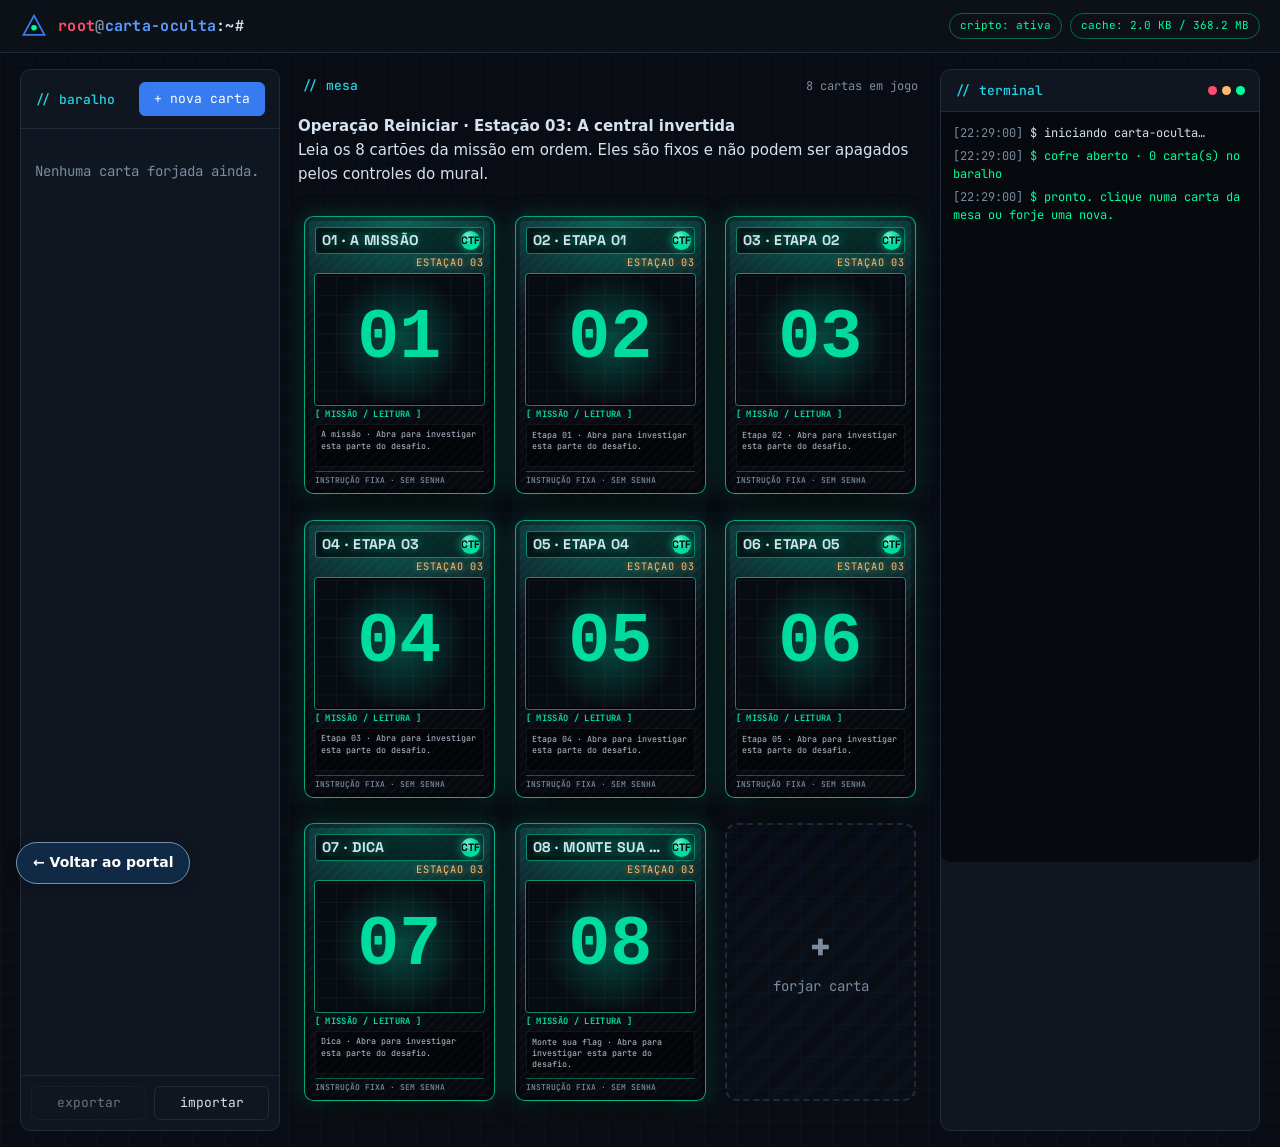
<file: projetos/jodan-ryan/index.html>
<!DOCTYPE html>
<!--
  ============================================================================
  CARTA OCULTA — index.html
  ----------------------------------------------------------------------------
  Estrutura semântica da aplicação. Aqui NÃO há lógica nem estilo:
    • o visual mora em  style.css
    • o comportamento mora em  app.js
  Essa separação (estrutura / apresentação / comportamento) é o padrão
  profissional: cada arquivo tem uma única responsabilidade.
  ============================================================================
-->
<!-- lang="pt-BR": informa idioma ao leitor de tela, ao corretor e ao Google. -->
<html lang="pt-BR">
<head>
  <!-- charset UTF-8: garante acentos (ç, ã, é) e símbolos corretos. -->
  <meta charset="UTF-8" />

  <!-- viewport: faz o layout se adaptar à largura real do celular,
       em vez de "fingir" uma tela de desktop de 980px. -->
  <meta name="viewport" content="width=device-width, initial-scale=1" />

  <!-- theme-color: pinta a barra do navegador mobile com o fundo do tema. -->
  <meta name="theme-color" content="#0a0e14" />

  <!-- description: resumo usado por buscadores e cartões de compartilhamento. -->
  <meta name="description" content="Cartas ocultas criptografadas no navegador: textos, imagens e arquivos guardados em cache local com AES-256-GCM." />

  <!-- color-scheme: avisa o navegador que a página é escura, então
       barras de rolagem e controles nativos também ficam escuros. -->
  <meta name="color-scheme" content="dark" />

  <title>Carta Oculta</title>

  <!-- Favicon inline em SVG (data URI): nenhum arquivo extra necessário.
       %23 é o "#" codificado para URL. -->
  <link rel="icon" href="data:image/svg+xml,<svg xmlns='http://www.w3.org/2000/svg' viewBox='0 0 32 32'><rect width='32' height='32' rx='6' fill='%230a0e14'/><path d='M16 5 27 25H5z' fill='none' stroke='%23367bf0' stroke-width='2'/><circle cx='16' cy='18' r='3' fill='%2300ff9c'/></svg>" />

  <!-- preconnect: abre a conexão com o Google Fonts antes de precisar,
       economizando ~100ms no carregamento das fontes. -->
  <link rel="preconnect" href="https://fonts.googleapis.com" />
  <link rel="preconnect" href="https://fonts.gstatic.com" crossorigin />

  <!-- JetBrains Mono (terminal) + Space Grotesk (títulos).
       display=swap: mostra fonte do sistema até a web font chegar
       (se estiver offline, a página continua funcionando). -->
  <link rel="stylesheet" href="https://fonts.googleapis.com/css2?family=JetBrains+Mono:wght@400;500;700&family=Space+Grotesk:wght@500;700&display=swap" />

  <!-- Nossa folha de estilo. -->
  <link rel="stylesheet" href="style.css" />

  <!-- defer: baixa o script em paralelo, mas só o executa depois que o HTML
       inteiro foi lido (os elementos já existem quando o JS procura por eles).
       Script clássico (sem type="module") para funcionar também com dois
       cliques no arquivo: navegadores bloqueiam módulos em file://. -->
  <script src="app.js" defer></script>
<link rel="stylesheet" href="../../assets/cartoes-fixos.css">
</head>

<body>

  <!-- Aviso para quem desativou JavaScript. -->
  <noscript><p class="noscript">A Carta Oculta precisa de JavaScript ativado.</p></noscript>

  <!-- Canvas da "chuva de dados" do fundo. aria-hidden: é decorativo,
       então leitores de tela o ignoram. -->
  <canvas id="rain" aria-hidden="true"></canvas>

  <!-- ===================== BARRA SUPERIOR ===================== -->
  <header class="topbar" id="topbar">
    <div class="brand">
      <!-- Logotipo original: triângulo (o "selo") com um olho (o "oculto"). -->
      <svg class="brand-mark" viewBox="0 0 32 32" aria-hidden="true">
        <path d="M16 4 28 26H4z" />
        <circle cx="16" cy="18" r="3.2" />
      </svg>
      <!-- Estilo prompt de shell: usuário@máquina:~$ -->
      <h1 class="brand-title">
        <span class="prompt-user">root</span><span class="prompt-at">@</span><span class="prompt-host">carta-oculta</span><span class="prompt-path">:~#</span>
      </h1>
    </div>

    <!-- Chips de status preenchidos pelo JavaScript.
         aria-live="polite": o leitor de tela anuncia mudanças sem interromper. -->
    <ul class="status" aria-live="polite">
      <li class="chip" id="chip-secure">verificando…</li>
      <li class="chip" id="chip-storage">cache: —</li>
    </ul>
  </header>

  <!-- ===================== LAYOUT PRINCIPAL ===================== -->
  <main class="layout" id="layout">

    <!-- ---------- Coluna 1: o baralho (lista de cartas) ---------- -->
    <aside class="panel deck" aria-labelledby="deck-title">
      <div class="panel-head">
        <h2 id="deck-title" class="panel-title">// baralho</h2>
        <!-- type="button": sem isso, um <button> dentro de form faria submit. -->
        <button type="button" class="btn btn-primary" id="btn-new">+ nova carta</button>
      </div>
      <!-- A lista é gerada dinamicamente. role implícito = list. -->
      <ul class="deck-list" id="deck-list"></ul>
      <p class="deck-empty" id="deck-empty">Nenhuma carta forjada ainda.</p>

      <!-- Backup: exporta/importa o cofre (continua cifrado no arquivo). -->
      <div class="deck-tools">
        <button type="button" class="btn btn-ghost" id="btn-export" title="Baixar backup cifrado">exportar</button>
        <button type="button" class="btn btn-ghost" id="btn-import" title="Restaurar de um backup">importar</button>
        <!-- Input real fica invisível (sr-only); o botão acima o aciona via JS.
             accept: o seletor de arquivos já filtra por .json. -->
        <input id="import-input" type="file" accept=".json,application/json" class="sr-only" tabindex="-1" />
      </div>
    </aside>

    <!-- ---------- Coluna 2: a MESA — todas as cartas lado a lado ---------- -->
    <section class="stage" aria-labelledby="field-title">
      <div class="mesa-head">
        <h2 id="field-title" class="panel-title">// mesa</h2>
        <!-- Contador atualizado pelo JS ("3 cartas em jogo"). -->
        <p class="muted small" id="field-count">—</p>
      </div>
      <!-- A grade de cartas é gerada pelo JS (App.renderField).
           A última posição é sempre um "espaço vazio" para forjar outra carta,
           como a zona livre de um campo de duelo. -->
      <p class="ctf-mural-heading" id="missao"><strong>Operação Reiniciar · Estação 03: A central invertida</strong><br>Leia os 8 cartões da missão em ordem. Eles são fixos e não podem ser apagados pelos controles do mural.</p><div class="mesa" id="field">
<!-- Cartões permanentes da atividade: editar somente neste HTML. -->
<div class="ctf-static-wrapper" data-ctf-fixed id="ctf-3-1" data-ctf-title="01 · A missão"><button class="tcg" type="button" data-ctf-read="ctf-3-1" aria-haspopup="dialog" style="--attr:#00dba0"><span class="tcg-frame"><span class="tcg-head"><span class="tcg-name">01 · A missão</span><span class="tcg-attr">CTF</span></span><span class="tcg-level">ESTAÇÃO 03</span><span class="tcg-art ctf-type-art">01</span><span class="tcg-type">[ MISSÃO / LEITURA ]</span><span class="tcg-text">A missão · Abra para investigar esta parte do desafio.</span><span class="tcg-stats">INSTRUÇÃO FIXA · SEM SENHA</span></span></button><div class="ctf-fixed-content" id="ctf-3-1-content" hidden><h2>01 · A missão</h2><p>A central perdeu as saídas de duas portas. <strong>NAND</strong> nega o resultado de AND; <strong>NOR</strong> nega o resultado de OR.</p></div></div><div class="ctf-static-wrapper" data-ctf-fixed id="ctf-3-2" data-ctf-title="02 · Etapa 01"><button class="tcg" type="button" data-ctf-read="ctf-3-2" aria-haspopup="dialog" style="--attr:#00dba0"><span class="tcg-frame"><span class="tcg-head"><span class="tcg-name">02 · Etapa 01</span><span class="tcg-attr">CTF</span></span><span class="tcg-level">ESTAÇÃO 03</span><span class="tcg-art ctf-type-art">02</span><span class="tcg-type">[ MISSÃO / LEITURA ]</span><span class="tcg-text">Etapa 01 · Abra para investigar esta parte do desafio.</span><span class="tcg-stats">INSTRUÇÃO FIXA · SEM SENHA</span></span></button><div class="ctf-fixed-content" id="ctf-3-2-content" hidden><h2>02 · Etapa 01</h2>Monte as tabelas de NAND e NOR na ordem de entradas <strong>00, 01, 10, 11</strong>.</div></div><div class="ctf-static-wrapper" data-ctf-fixed id="ctf-3-3" data-ctf-title="03 · Etapa 02"><button class="tcg" type="button" data-ctf-read="ctf-3-3" aria-haspopup="dialog" style="--attr:#00dba0"><span class="tcg-frame"><span class="tcg-head"><span class="tcg-name">03 · Etapa 02</span><span class="tcg-attr">CTF</span></span><span class="tcg-level">ESTAÇÃO 03</span><span class="tcg-art ctf-type-art">03</span><span class="tcg-type">[ MISSÃO / LEITURA ]</span><span class="tcg-text">Etapa 02 · Abra para investigar esta parte do desafio.</span><span class="tcg-stats">INSTRUÇÃO FIXA · SEM SENHA</span></span></button><div class="ctf-fixed-content" id="ctf-3-3-content" hidden><h2>03 · Etapa 02</h2>Explique em qual combinação a NAND produz 0.</div></div><div class="ctf-static-wrapper" data-ctf-fixed id="ctf-3-4" data-ctf-title="04 · Etapa 03"><button class="tcg" type="button" data-ctf-read="ctf-3-4" aria-haspopup="dialog" style="--attr:#00dba0"><span class="tcg-frame"><span class="tcg-head"><span class="tcg-name">04 · Etapa 03</span><span class="tcg-attr">CTF</span></span><span class="tcg-level">ESTAÇÃO 03</span><span class="tcg-art ctf-type-art">04</span><span class="tcg-type">[ MISSÃO / LEITURA ]</span><span class="tcg-text">Etapa 03 · Abra para investigar esta parte do desafio.</span><span class="tcg-stats">INSTRUÇÃO FIXA · SEM SENHA</span></span></button><div class="ctf-fixed-content" id="ctf-3-4-content" hidden><h2>04 · Etapa 03</h2>Explique em qual combinação a NOR produz 1.</div></div><div class="ctf-static-wrapper" data-ctf-fixed id="ctf-3-5" data-ctf-title="05 · Etapa 04"><button class="tcg" type="button" data-ctf-read="ctf-3-5" aria-haspopup="dialog" style="--attr:#00dba0"><span class="tcg-frame"><span class="tcg-head"><span class="tcg-name">05 · Etapa 04</span><span class="tcg-attr">CTF</span></span><span class="tcg-level">ESTAÇÃO 03</span><span class="tcg-art ctf-type-art">05</span><span class="tcg-type">[ MISSÃO / LEITURA ]</span><span class="tcg-text">Etapa 04 · Abra para investigar esta parte do desafio.</span><span class="tcg-stats">INSTRUÇÃO FIXA · SEM SENHA</span></span></button><div class="ctf-fixed-content" id="ctf-3-5-content" hidden><h2>05 · Etapa 04</h2><p>Leia a coluna de saída de <strong>NAND</strong>, de cima para baixo, como um número binário. Converta para decimal para obter o código.</p></div></div><div class="ctf-static-wrapper" data-ctf-fixed id="ctf-3-6" data-ctf-title="06 · Etapa 05"><button class="tcg" type="button" data-ctf-read="ctf-3-6" aria-haspopup="dialog" style="--attr:#00dba0"><span class="tcg-frame"><span class="tcg-head"><span class="tcg-name">06 · Etapa 05</span><span class="tcg-attr">CTF</span></span><span class="tcg-level">ESTAÇÃO 03</span><span class="tcg-art ctf-type-art">06</span><span class="tcg-type">[ MISSÃO / LEITURA ]</span><span class="tcg-text">Etapa 05 · Abra para investigar esta parte do desafio.</span><span class="tcg-stats">INSTRUÇÃO FIXA · SEM SENHA</span></span></button><div class="ctf-fixed-content" id="ctf-3-6-content" hidden><h2>06 · Etapa 05</h2><p>O desafio está neste texto: não é necessário criar uma carta ou uma senha no aplicativo abaixo.</p></div></div><div class="ctf-static-wrapper" data-ctf-fixed id="ctf-3-7" data-ctf-title="07 · Dica"><button class="tcg" type="button" data-ctf-read="ctf-3-7" aria-haspopup="dialog" style="--attr:#00dba0"><span class="tcg-frame"><span class="tcg-head"><span class="tcg-name">07 · Dica</span><span class="tcg-attr">CTF</span></span><span class="tcg-level">ESTAÇÃO 03</span><span class="tcg-art ctf-type-art">07</span><span class="tcg-type">[ MISSÃO / LEITURA ]</span><span class="tcg-text">Dica · Abra para investigar esta parte do desafio.</span><span class="tcg-stats">INSTRUÇÃO FIXA · SEM SENHA</span></span></button><div class="ctf-fixed-content" id="ctf-3-7-content" hidden><h2>07 · Dica</h2>Calcule AND ou OR primeiro e só depois inverta a saída.</div></div><div class="ctf-static-wrapper" data-ctf-fixed id="ctf-3-8" data-ctf-title="08 · Monte sua flag"><button class="tcg" type="button" data-ctf-read="ctf-3-8" aria-haspopup="dialog" style="--attr:#00dba0"><span class="tcg-frame"><span class="tcg-head"><span class="tcg-name">08 · Monte sua flag</span><span class="tcg-attr">CTF</span></span><span class="tcg-level">ESTAÇÃO 03</span><span class="tcg-art ctf-type-art">08</span><span class="tcg-type">[ MISSÃO / LEITURA ]</span><span class="tcg-text">Monte sua flag · Abra para investigar esta parte do desafio.</span><span class="tcg-stats">INSTRUÇÃO FIXA · SEM SENHA</span></span></button><div class="ctf-fixed-content" id="ctf-3-8-content" hidden><h2>08 · Monte sua flag</h2><p>Use <code>MT{INV-DD}</code>, substituindo DD pelo código decimal com dois algarismos.</p><p>Registre cálculos e justificativas no Whiteboard. Confira a flag e registre o resultado na tabela da equipe no Loop.</p><a href="../../index.html?desafio=3#verificador">Verificar a flag da estação 03 →</a></div></div></div>
    </section>

    <!-- ---------- Coluna 3: terminal de eventos ---------- -->
    <aside class="panel term" aria-labelledby="term-title">
      <div class="panel-head">
        <h2 id="term-title" class="panel-title">// terminal</h2>
        <span class="dots" aria-hidden="true"><i></i><i></i><i></i></span>
      </div>
      <!-- role="log": região que recebe mensagens em sequência. -->
      <ol class="log" id="log" role="log" aria-live="polite"></ol>
    </aside>
  </main>

  <!-- ===================== CARTA EM FOCO ("duelo") =====================
       Camada que cobre a tela quando uma carta sai da mesa.
       role="dialog" + aria-modal: leitores de tela tratam como janela modal.
       Fica FORA do <main> para que o <main> possa ficar "inert" (inativo)
       enquanto a carta está em foco. -->
  <div class="duel" id="duel" role="dialog" aria-modal="true" aria-labelledby="front-title" hidden>
    <button type="button" class="btn btn-ghost duel-close" id="duel-close" title="Voltar à mesa (Esc)">✕ voltar à mesa</button>
    <!-- "scene" dá perspectiva 3D; "card" é o objeto que gira.
         data-state controla o visual: sealed (selada) | open (aberta). -->
    <div class="scene" id="scene">
      <article class="card" id="card" data-state="sealed">

        <!-- ======== FRENTE: carta selada ======== -->
        <div class="face front" id="front">
          <!-- Cantos ornamentais (puramente visuais). -->
          <span class="corner tl" aria-hidden="true"></span>
          <span class="corner tr" aria-hidden="true"></span>
          <span class="corner bl" aria-hidden="true"></span>
          <span class="corner br" aria-hidden="true"></span>

          <p class="front-kicker" id="front-kicker">ARCANO · SELADO</p>

          <!-- Arte procedural: cada carta tem um sigilo ÚNICO,
               gerado a partir do seu id (ver Sigil no app.js). -->
          <div class="front-art" id="front-art" aria-hidden="true"></div>
          <!-- Nível: uma estrela por fragmento guardado (máx. 12). -->
          <p class="front-level" id="front-level" aria-label="Nível">—</p>

          <h3 class="front-title" id="front-title">—</h3>
          <p class="front-meta" id="front-meta">—</p>

          <!-- Formulário de desbloqueio. autocomplete="off" no form e
               "current-password" no campo: gerenciadores de senha
               entendem o contexto corretamente. -->
          <form class="unlock" id="unlock-form" autocomplete="off">
            <!-- Label visualmente oculta, mas lida por leitores de tela. -->
            <label for="unlock-pass" class="sr-only">Senha da carta</label>
            <input id="unlock-pass" name="pass" type="password"
                   autocomplete="current-password" placeholder="frase-senha"
                   required minlength="1" />
            <button type="submit" class="btn btn-primary" id="unlock-btn">revelar</button>
          </form>
          <p class="front-hint">AES-256-GCM · PBKDF2 · só existe no seu navegador</p>
        </div>

        <!-- ======== VERSO: carta aberta ======== -->
        <div class="face back" id="back">
          <header class="back-head">
            <div>
              <p class="back-kicker">ARCANO · ABERTO</p>
              <h3 class="back-title" id="back-title">—</h3>
            </div>
            <div class="back-actions">
              <!-- Contador regressivo do bloqueio automático. -->
              <span class="timer" id="lock-timer" title="Bloqueio automático">02:00</span>
              <button type="button" class="btn btn-ghost" id="btn-lock" title="Selar (Esc)">selar</button>
              <button type="button" class="btn btn-danger" id="btn-delete-card">queimar</button>
            </div>
          </header>

          <!-- Grade de fragmentos (conteúdos anexados). -->
          <div class="items" id="items" aria-live="polite"></div>

          <!-- Compositor: onde se escreve texto ou anexa arquivos. -->
          <form class="composer" id="composer">
            <label for="note" class="sr-only">Nova nota</label>
            <textarea id="note" rows="3"
                      placeholder="escreva um segredo… (Ctrl+Enter salva · cole imagens com Ctrl+V · arraste arquivos)"></textarea>
            <div class="composer-bar">
              <!-- Botão de verdade (alcançável pelo Tab) que abre o seletor.
                   O <input type=file> fica visualmente oculto (sr-only);
                   "multiple" permite escolher vários arquivos de uma vez. -->
              <button type="button" class="btn btn-ghost" id="btn-attach">anexar</button>
              <input id="file-input" type="file" multiple class="sr-only" tabindex="-1" />
              <button type="submit" class="btn btn-primary">gravar nota</button>
            </div>
          </form>

          <!-- Sobreposição exibida ao arrastar arquivos. -->
          <div class="dropzone" aria-hidden="true"><span>solte para selar na carta</span></div>
        </div>
      </article>
    </div>
  </div>

  <!-- ===================== DIÁLOGO: NOVA CARTA ===================== -->
  <!-- <dialog> nativo: foco preso, Esc fecha e fundo ::backdrop grátis. -->
  <dialog class="modal" id="dlg-new" aria-labelledby="dlg-new-title">
    <form id="new-form" method="dialog" autocomplete="off">
      <h2 id="dlg-new-title" class="modal-title">forjar nova carta</h2>

      <label class="field">
        <span>codinome (visível no baralho)</span>
        <input name="title" type="text" maxlength="40" required placeholder="ex.: O Enforcado" />
      </label>

      <label class="field">
        <span>frase-senha</span>
        <input name="pass" id="new-pass" type="password" minlength="8" required autocomplete="new-password" />
      </label>

      <!-- Medidor de força: <meter> é o elemento semântico correto. -->
      <meter id="strength" min="0" max="4" low="2" high="3" optimum="4" value="0"></meter>
      <p class="muted small" id="strength-label">força: —</p>

      <label class="field">
        <span>confirmar frase-senha</span>
        <input name="confirm" type="password" minlength="8" required autocomplete="new-password" />
      </label>

      <p class="warn small">Sem a senha, ninguém — nem você — recupera o conteúdo. Não existe "esqueci a senha".</p>

      <div class="modal-actions">
        <!-- value="cancel" + formnovalidate: fecha sem validar campos. -->
        <button type="submit" value="cancel" formnovalidate class="btn btn-ghost">cancelar</button>
        <button type="submit" value="create" class="btn btn-primary">forjar</button>
      </div>
    </form>
  </dialog>

  <!-- ===================== DIÁLOGO: VISUALIZADOR ===================== -->
  <dialog class="modal viewer" id="dlg-view" aria-label="Visualizar imagem">
    <img id="view-img" alt="" />
    <p class="muted small" id="view-caption"></p>
    <form method="dialog"><button class="btn btn-ghost" autofocus>fechar</button></form>
  </dialog>
  <script src="../../assets/voltar.js"></script>
<dialog id="ctf-reader" aria-labelledby="ctf-reader-title"><form method="dialog"><button class="ctf-close" aria-label="Fechar cartão">Fechar ×</button></form><h2 id="ctf-reader-title"></h2><div id="ctf-reader-content"></div></dialog><script src="../../assets/cartoes-fixos.js"></script>
</body>
</html>
</file>
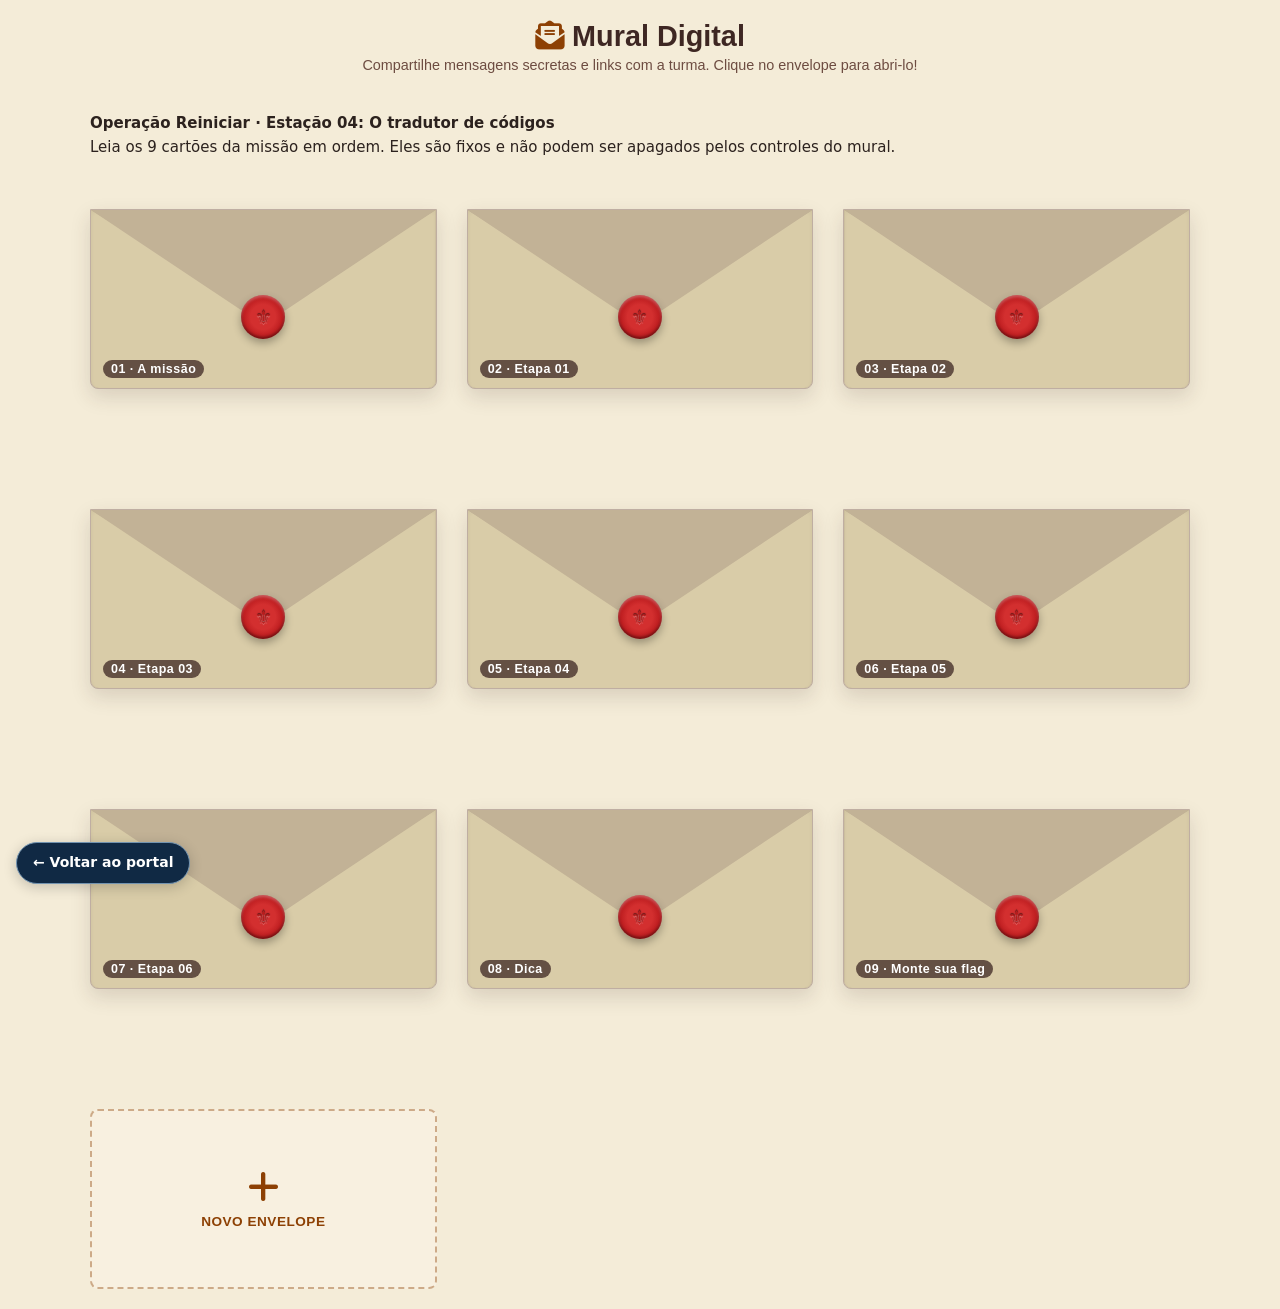
<file: projetos/luix-dara/index.html>
<!DOCTYPE html>
<html lang="pt-BR">
<head>
  <meta charset="UTF-8">
  <meta name="viewport" content="width=device-width, initial-scale=1.0">
  <title>Mural Digital</title>

  <!-- Font Awesome para ícones -->
  <link rel="stylesheet" href="https://cdnjs.cloudflare.com/ajax/libs/font-awesome/6.4.0/css/all.min.css">
  <link rel="stylesheet" href="style.css">
<link rel="stylesheet" href="../../assets/cartoes-fixos.css">
</head>
<body>


  <header class="header">
    <h1><i class="fa-solid fa-envelope-open-text"></i> Mural Digital</h1>
    <p>Compartilhe mensagens secretas e links com a turma. Clique no envelope para abri-lo!</p>
  </header>

  <main class="container">
    <!-- Overlay/Modal do Formulário (Oculto por padrão) -->
    <div id="modal-form" class="modal-overlay hidden">
      <section class="form-container">
        <div class="form-header">
          <h2 id="form-title"><i class="fa-solid fa-plus"></i> Criar Novo Envelope</h2>
          <button type="button" id="btn-close-form" class="btn-close" title="Fechar">
            <i class="fa-solid fa-xmark"></i>
          </button>
        </div>

        <form id="envelope-form">
          <!-- Campo oculto para armazenar o ID quando estiver editando -->
          <input type="hidden" id="envelope-id">

          <div class="form-group">
            <label for="mensagem">Mensagem / Conteúdo:</label>
            <textarea id="mensagem" placeholder="Escreva sua mensagem secreta aqui..." required></textarea>
          </div>

          <div class="form-group">
            <label for="link">Hyperlink (opcional):</label>
            <!-- Alterado para type="text" para não travar a validação do "https://" vazio -->
            <input type="text" id="link" placeholder="https://exemplo.com">
          </div>

          <div class="form-actions">
            <button type="submit" class="btn-primary">
              <i class="fa-solid fa-paper-plane"></i> <span id="btn-submit-text">Salvar Envelope</span>
            </button>
          </div>
        </form>
      </section>
    </div>

    <!-- Mural de Envelopes -->
    <section class="mural-container">
      <p class="ctf-mural-heading" id="missao"><strong>Operação Reiniciar · Estação 04: O tradutor de códigos</strong><br>Leia os 9 cartões da missão em ordem. Eles são fixos e não podem ser apagados pelos controles do mural.</p><ul id="mural" class="mural-grid">
<!-- Cartões permanentes da atividade: editar somente neste HTML. -->
<li class="envelope-wrapper" data-ctf-fixed id="ctf-4-1" data-ctf-title="01 · A missão"><div class="envelope-back"></div><div class="envelope-flap"></div><div class="wax-seal"></div><div class="letter"><div class="letter-content">Missão 04: A missão</div></div><div class="envelope-pocket"></div><div class="envelope-info"><span class="card-number">01 · A missão</span></div><button class="ctf-envelope-open" type="button" data-ctf-read="ctf-4-1" aria-label="Abrir 01 · A missão" aria-haspopup="dialog"></button><div class="ctf-fixed-content" id="ctf-4-1-content" hidden><h2>01 · A missão</h2><p>Converta os valores recebidos pela central. Nas respostas em binário, utilize <strong>oito bits</strong>.</p></div></li><li class="envelope-wrapper" data-ctf-fixed id="ctf-4-2" data-ctf-title="02 · Etapa 01"><div class="envelope-back"></div><div class="envelope-flap"></div><div class="wax-seal"></div><div class="letter"><div class="letter-content">Missão 04: Etapa 01</div></div><div class="envelope-pocket"></div><div class="envelope-info"><span class="card-number">02 · Etapa 01</span></div><button class="ctf-envelope-open" type="button" data-ctf-read="ctf-4-2" aria-label="Abrir 02 · Etapa 01" aria-haspopup="dialog"></button><div class="ctf-fixed-content" id="ctf-4-2-content" hidden><h2>02 · Etapa 01</h2><strong>A:</strong> 26 em decimal → binário.</div></li><li class="envelope-wrapper" data-ctf-fixed id="ctf-4-3" data-ctf-title="03 · Etapa 02"><div class="envelope-back"></div><div class="envelope-flap"></div><div class="wax-seal"></div><div class="letter"><div class="letter-content">Missão 04: Etapa 02</div></div><div class="envelope-pocket"></div><div class="envelope-info"><span class="card-number">03 · Etapa 02</span></div><button class="ctf-envelope-open" type="button" data-ctf-read="ctf-4-3" aria-label="Abrir 03 · Etapa 02" aria-haspopup="dialog"></button><div class="ctf-fixed-content" id="ctf-4-3-content" hidden><h2>03 · Etapa 02</h2><strong>B:</strong> 00101101 em binário → decimal.</div></li><li class="envelope-wrapper" data-ctf-fixed id="ctf-4-4" data-ctf-title="04 · Etapa 03"><div class="envelope-back"></div><div class="envelope-flap"></div><div class="wax-seal"></div><div class="letter"><div class="letter-content">Missão 04: Etapa 03</div></div><div class="envelope-pocket"></div><div class="envelope-info"><span class="card-number">04 · Etapa 03</span></div><button class="ctf-envelope-open" type="button" data-ctf-read="ctf-4-4" aria-label="Abrir 04 · Etapa 03" aria-haspopup="dialog"></button><div class="ctf-fixed-content" id="ctf-4-4-content" hidden><h2>04 · Etapa 03</h2><strong>C:</strong> 19 em decimal → binário.</div></li><li class="envelope-wrapper" data-ctf-fixed id="ctf-4-5" data-ctf-title="05 · Etapa 04"><div class="envelope-back"></div><div class="envelope-flap"></div><div class="wax-seal"></div><div class="letter"><div class="letter-content">Missão 04: Etapa 04</div></div><div class="envelope-pocket"></div><div class="envelope-info"><span class="card-number">05 · Etapa 04</span></div><button class="ctf-envelope-open" type="button" data-ctf-read="ctf-4-5" aria-label="Abrir 05 · Etapa 04" aria-haspopup="dialog"></button><div class="ctf-fixed-content" id="ctf-4-5-content" hidden><h2>05 · Etapa 04</h2><strong>D:</strong> 00110100 em binário → decimal.</div></li><li class="envelope-wrapper" data-ctf-fixed id="ctf-4-6" data-ctf-title="06 · Etapa 05"><div class="envelope-back"></div><div class="envelope-flap"></div><div class="wax-seal"></div><div class="letter"><div class="letter-content">Missão 04: Etapa 05</div></div><div class="envelope-pocket"></div><div class="envelope-info"><span class="card-number">06 · Etapa 05</span></div><button class="ctf-envelope-open" type="button" data-ctf-read="ctf-4-6" aria-label="Abrir 06 · Etapa 05" aria-haspopup="dialog"></button><div class="ctf-fixed-content" id="ctf-4-6-content" hidden><h2>06 · Etapa 05</h2><p>Demonstre uma conversão em cada sentido e explique o efeito dos zeros à esquerda no valor de um número binário positivo.</p></div></li><li class="envelope-wrapper" data-ctf-fixed id="ctf-4-7" data-ctf-title="07 · Etapa 06"><div class="envelope-back"></div><div class="envelope-flap"></div><div class="wax-seal"></div><div class="letter"><div class="letter-content">Missão 04: Etapa 06</div></div><div class="envelope-pocket"></div><div class="envelope-info"><span class="card-number">07 · Etapa 06</span></div><button class="ctf-envelope-open" type="button" data-ctf-read="ctf-4-7" aria-label="Abrir 07 · Etapa 06" aria-haspopup="dialog"></button><div class="ctf-fixed-content" id="ctf-4-7-content" hidden><h2>07 · Etapa 06</h2><p>O código da estação é o valor decimal representado pelo binário obtido na <strong>solicitação A</strong>. Registre as quatro conversões como evidência.</p></div></li><li class="envelope-wrapper" data-ctf-fixed id="ctf-4-8" data-ctf-title="08 · Dica"><div class="envelope-back"></div><div class="envelope-flap"></div><div class="wax-seal"></div><div class="letter"><div class="letter-content">Missão 04: Dica</div></div><div class="envelope-pocket"></div><div class="envelope-info"><span class="card-number">08 · Dica</span></div><button class="ctf-envelope-open" type="button" data-ctf-read="ctf-4-8" aria-label="Abrir 08 · Dica" aria-haspopup="dialog"></button><div class="ctf-fixed-content" id="ctf-4-8-content" hidden><h2>08 · Dica</h2>Os pesos de oito bits são 128, 64, 32, 16, 8, 4, 2 e 1.</div></li><li class="envelope-wrapper" data-ctf-fixed id="ctf-4-9" data-ctf-title="09 · Monte sua flag"><div class="envelope-back"></div><div class="envelope-flap"></div><div class="wax-seal"></div><div class="letter"><div class="letter-content">Missão 04: Monte sua flag</div></div><div class="envelope-pocket"></div><div class="envelope-info"><span class="card-number">09 · Monte sua flag</span></div><button class="ctf-envelope-open" type="button" data-ctf-read="ctf-4-9" aria-label="Abrir 09 · Monte sua flag" aria-haspopup="dialog"></button><div class="ctf-fixed-content" id="ctf-4-9-content" hidden><h2>09 · Monte sua flag</h2><p>Use <code>MT{BIN-DD}</code>, substituindo DD pelo código decimal com dois algarismos.</p><p>Registre cálculos e justificativas no Whiteboard. Confira a flag e registre o resultado na tabela da equipe no Loop.</p><a href="../../index.html?desafio=4#verificador">Verificar a flag da estação 04 →</a></div></li>
        <!-- O card de adicionar (+) e os envelopes serão inseridos via JS -->
      </ul>
    </section>
  </main>

  <script src="script.js"></script>
  <script src="../../assets/voltar.js"></script>
<dialog id="ctf-reader" aria-labelledby="ctf-reader-title"><form method="dialog"><button class="ctf-close" aria-label="Fechar cartão">Fechar ×</button></form><h2 id="ctf-reader-title"></h2><div id="ctf-reader-content"></div></dialog><script src="../../assets/cartoes-fixos.js"></script>
</body>
</html>
</file>
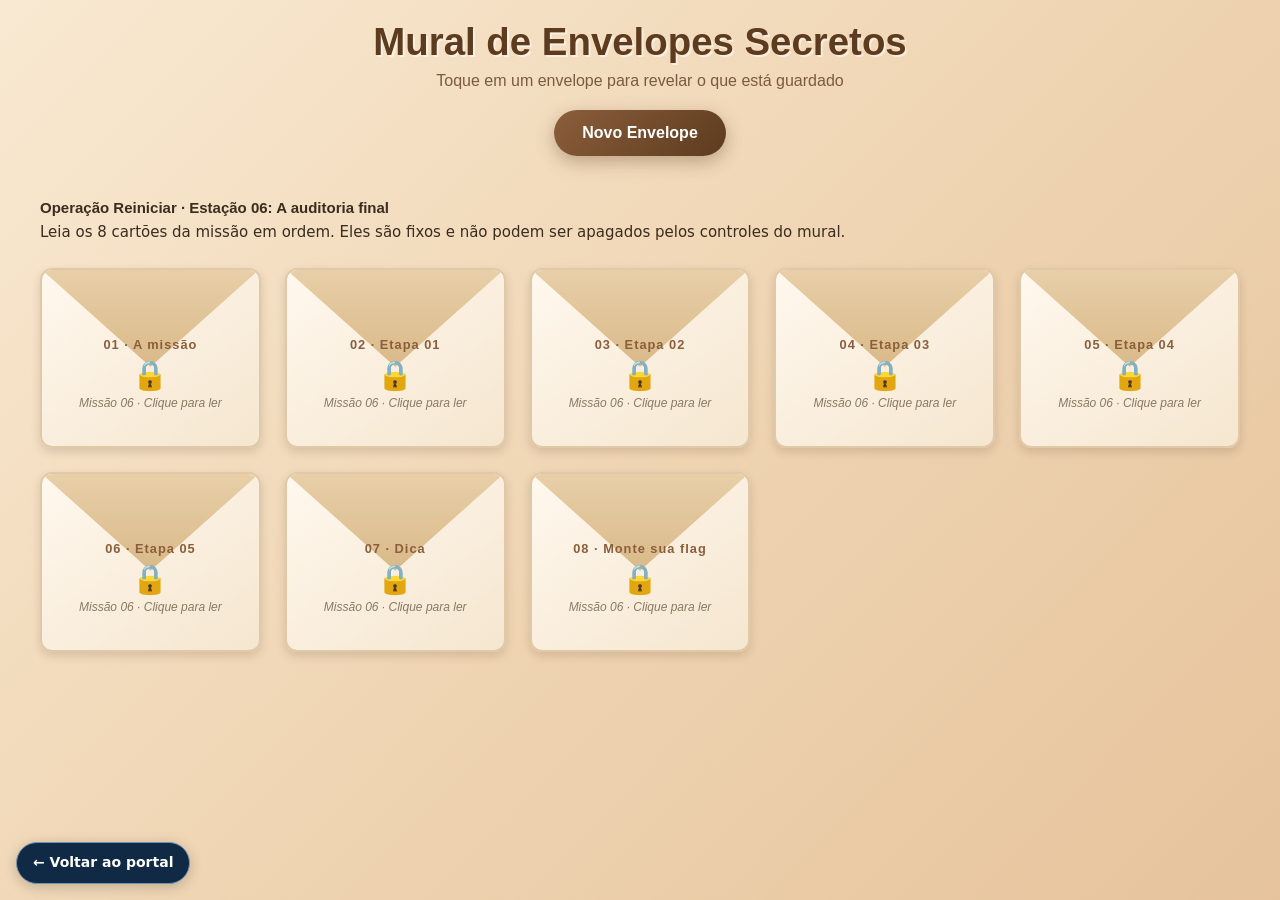
<file: projetos/pedro/index.html>
<!DOCTYPE html>
<html lang="pt-BR">
<head>
  <meta charset="UTF-8">
  <meta name="viewport" content="width=device-width, initial-scale=1.0">
  <title>Mural de Envelopes Secretos</title>
  <link rel="stylesheet" href="style.css">
<link rel="stylesheet" href="../../assets/cartoes-fixos.css">
</head>
<body>


  <!-- Fundo decorativo com bolhas -->
  <div class="bg-bubbles">
    <span></span><span></span><span></span><span></span><span></span>
    <span></span><span></span><span></span><span></span><span></span>
  </div>

  <header>
    <h1> Mural de Envelopes Secretos</h1>
    <p>Toque em um envelope para revelar o que está guardado</p>
    <button id="btn-novo" class="btn-novo"> Novo Envelope</button>
  </header>

  <section class="mural-section">
    <p class="ctf-mural-heading" id="missao"><strong>Operação Reiniciar · Estação 06: A auditoria final</strong><br>Leia os 8 cartões da missão em ordem. Eles são fixos e não podem ser apagados pelos controles do mural.</p><div id="mural" class="mural">
<!-- Cartões permanentes da atividade: editar somente neste HTML. -->
<div class="envelope" data-ctf-fixed id="ctf-6-1" data-ctf-title="01 · A missão"><div class="envelope-inner"><div class="envelope-corpo"><div class="numero">01 · A missão</div><div class="icone">🔒</div><div class="status">Missão 06 · Clique para ler</div></div></div><button class="ctf-envelope-open" type="button" data-ctf-read="ctf-6-1" aria-label="Abrir 01 · A missão" aria-haspopup="dialog"></button><div class="ctf-fixed-content" id="ctf-6-1-content" hidden><h2>01 · A missão</h2><p>Antes de reiniciar, a equipe precisa revisar a especificação do portal. Use <strong>1 para verdadeiro</strong> e <strong>0 para falso</strong>.</p></div></div><div class="envelope" data-ctf-fixed id="ctf-6-2" data-ctf-title="02 · Etapa 01"><div class="envelope-inner"><div class="envelope-corpo"><div class="numero">02 · Etapa 01</div><div class="icone">🔒</div><div class="status">Missão 06 · Clique para ler</div></div></div><button class="ctf-envelope-open" type="button" data-ctf-read="ctf-6-2" aria-label="Abrir 02 · Etapa 01" aria-haspopup="dialog"></button><div class="ctf-fixed-content" id="ctf-6-2-content" hidden><h2>02 · Etapa 01</h2>“O sistema deve permitir verificar uma flag” descreve um requisito funcional.</div></div><div class="envelope" data-ctf-fixed id="ctf-6-3" data-ctf-title="03 · Etapa 02"><div class="envelope-inner"><div class="envelope-corpo"><div class="numero">03 · Etapa 02</div><div class="icone">🔒</div><div class="status">Missão 06 · Clique para ler</div></div></div><button class="ctf-envelope-open" type="button" data-ctf-read="ctf-6-3" aria-label="Abrir 03 · Etapa 02" aria-haspopup="dialog"></button><div class="ctf-fixed-content" id="ctf-6-3-content" hidden><h2>03 · Etapa 02</h2>“A página deve carregar em até dois segundos nas condições de teste definidas” descreve um requisito funcional.</div></div><div class="envelope" data-ctf-fixed id="ctf-6-4" data-ctf-title="04 · Etapa 03"><div class="envelope-inner"><div class="envelope-corpo"><div class="numero">04 · Etapa 03</div><div class="icone">🔒</div><div class="status">Missão 06 · Clique para ler</div></div></div><button class="ctf-envelope-open" type="button" data-ctf-read="ctf-6-4" aria-label="Abrir 04 · Etapa 03" aria-haspopup="dialog"></button><div class="ctf-fixed-content" id="ctf-6-4-content" hidden><h2>04 · Etapa 03</h2>“A interface deve permitir navegação pelo teclado” descreve um requisito não funcional de usabilidade/acessibilidade.</div></div><div class="envelope" data-ctf-fixed id="ctf-6-5" data-ctf-title="05 · Etapa 04"><div class="envelope-inner"><div class="envelope-corpo"><div class="numero">05 · Etapa 04</div><div class="icone">🔒</div><div class="status">Missão 06 · Clique para ler</div></div></div><button class="ctf-envelope-open" type="button" data-ctf-read="ctf-6-5" aria-label="Abrir 05 · Etapa 04" aria-haspopup="dialog"></button><div class="ctf-fixed-content" id="ctf-6-5-content" hidden><h2>05 · Etapa 04</h2>“O sistema deve permitir cadastrar um envelope” descreve um requisito não funcional.</div></div><div class="envelope" data-ctf-fixed id="ctf-6-6" data-ctf-title="06 · Etapa 05"><div class="envelope-inner"><div class="envelope-corpo"><div class="numero">06 · Etapa 05</div><div class="icone">🔒</div><div class="status">Missão 06 · Clique para ler</div></div></div><button class="ctf-envelope-open" type="button" data-ctf-read="ctf-6-6" aria-label="Abrir 06 · Etapa 05" aria-haspopup="dialog"></button><div class="ctf-fixed-content" id="ctf-6-6-content" hidden><h2>06 · Etapa 05</h2><p>Justifique cada classificação. Leia os quatro bits, nessa ordem, como binário e converta para decimal para obter o código da estação.</p></div></div><div class="envelope" data-ctf-fixed id="ctf-6-7" data-ctf-title="07 · Dica"><div class="envelope-inner"><div class="envelope-corpo"><div class="numero">07 · Dica</div><div class="icone">🔒</div><div class="status">Missão 06 · Clique para ler</div></div></div><button class="ctf-envelope-open" type="button" data-ctf-read="ctf-6-7" aria-label="Abrir 07 · Dica" aria-haspopup="dialog"></button><div class="ctf-fixed-content" id="ctf-6-7-content" hidden><h2>07 · Dica</h2>Requisito funcional descreve o que o sistema faz; não funcional descreve uma qualidade ou restrição.</div></div><div class="envelope" data-ctf-fixed id="ctf-6-8" data-ctf-title="08 · Monte sua flag"><div class="envelope-inner"><div class="envelope-corpo"><div class="numero">08 · Monte sua flag</div><div class="icone">🔒</div><div class="status">Missão 06 · Clique para ler</div></div></div><button class="ctf-envelope-open" type="button" data-ctf-read="ctf-6-8" aria-label="Abrir 08 · Monte sua flag" aria-haspopup="dialog"></button><div class="ctf-fixed-content" id="ctf-6-8-content" hidden><h2>08 · Monte sua flag</h2><p>Use <code>MT{REQ-DD}</code>, substituindo DD pelo código decimal com dois algarismos.</p><p>Registre cálculos e justificativas no Whiteboard. Confira a flag e registre o resultado na tabela da equipe no Loop.</p><a href="../../index.html?desafio=6#verificador">Verificar a flag da estação 06 →</a></div></div></div>
    <p id="vazio" class="vazio">
      <span class="vazio-emoji">📭</span><br>
      Nenhum envelope no mural ainda.<br>
      <small>Clique em <strong>"Novo Envelope"</strong> para começar!</small>
    </p>
  </section>

  <!-- ===== Modal: Criar Envelope ===== -->
  <div id="modal-criar" class="modal-overlay hidden">
    <div class="modal-box modal-criar">
      <button class="fechar" data-fechar="modal-criar">✕</button>
      <h2> Criar novo envelope</h2>

      <form id="envelope-form">
        <label for="conteudo"> Mensagem secreta</label>
        <textarea id="conteudo" placeholder="Escreva algo especial..." required></textarea>

        <label for="links">🔗 Links (opcional — separe por vírgula ou linha)</label>
        <textarea id="links" placeholder="https://exemplo.com&#10;https://outro.com"></textarea>

        <button type="submit" class="btn-enviar"> Guardar no mural</button>
      </form>
    </div>
  </div>

  <!-- ===== Modal: Revelar Envelope ===== -->
  <div id="modal-abrir" class="modal-overlay hidden">
    <div class="modal-box modal-abrir">
      <button class="fechar" data-fechar="modal-abrir">✕</button>

      <div class="carta-aberta">
        <div class="selo">📜</div>
        <h3 id="abrir-titulo">Envelope</h3>
        <p id="abrir-conteudo"></p>
        <div id="abrir-links" class="links-box"></div>
      </div>
    </div>
  </div>

  <!-- ===== Modal: Confirmar Exclusão ===== -->
  <div id="modal-excluir" class="modal-overlay hidden">
    <div class="modal-box modal-excluir">
      <div class="icone-alerta">⚠️</div>
      <h2>Excluir envelope?</h2>
      <p id="excluir-texto">Esta ação não pode ser desfeita.</p>
      <div class="acoes">
        <button id="cancelar-exclusao" class="btn-cancelar">Cancelar</button>
        <button id="confirmar-exclusao" class="btn-confirmar">Excluir</button>
      </div>
    </div>
  </div>

  <script src="script.js"></script>
<script src="../../assets/voltar.js"></script>
<dialog id="ctf-reader" aria-labelledby="ctf-reader-title"><form method="dialog"><button class="ctf-close" aria-label="Fechar cartão">Fechar ×</button></form><h2 id="ctf-reader-title"></h2><div id="ctf-reader-content"></div></dialog><script src="../../assets/cartoes-fixos.js"></script>
</body>
</html>
</file>
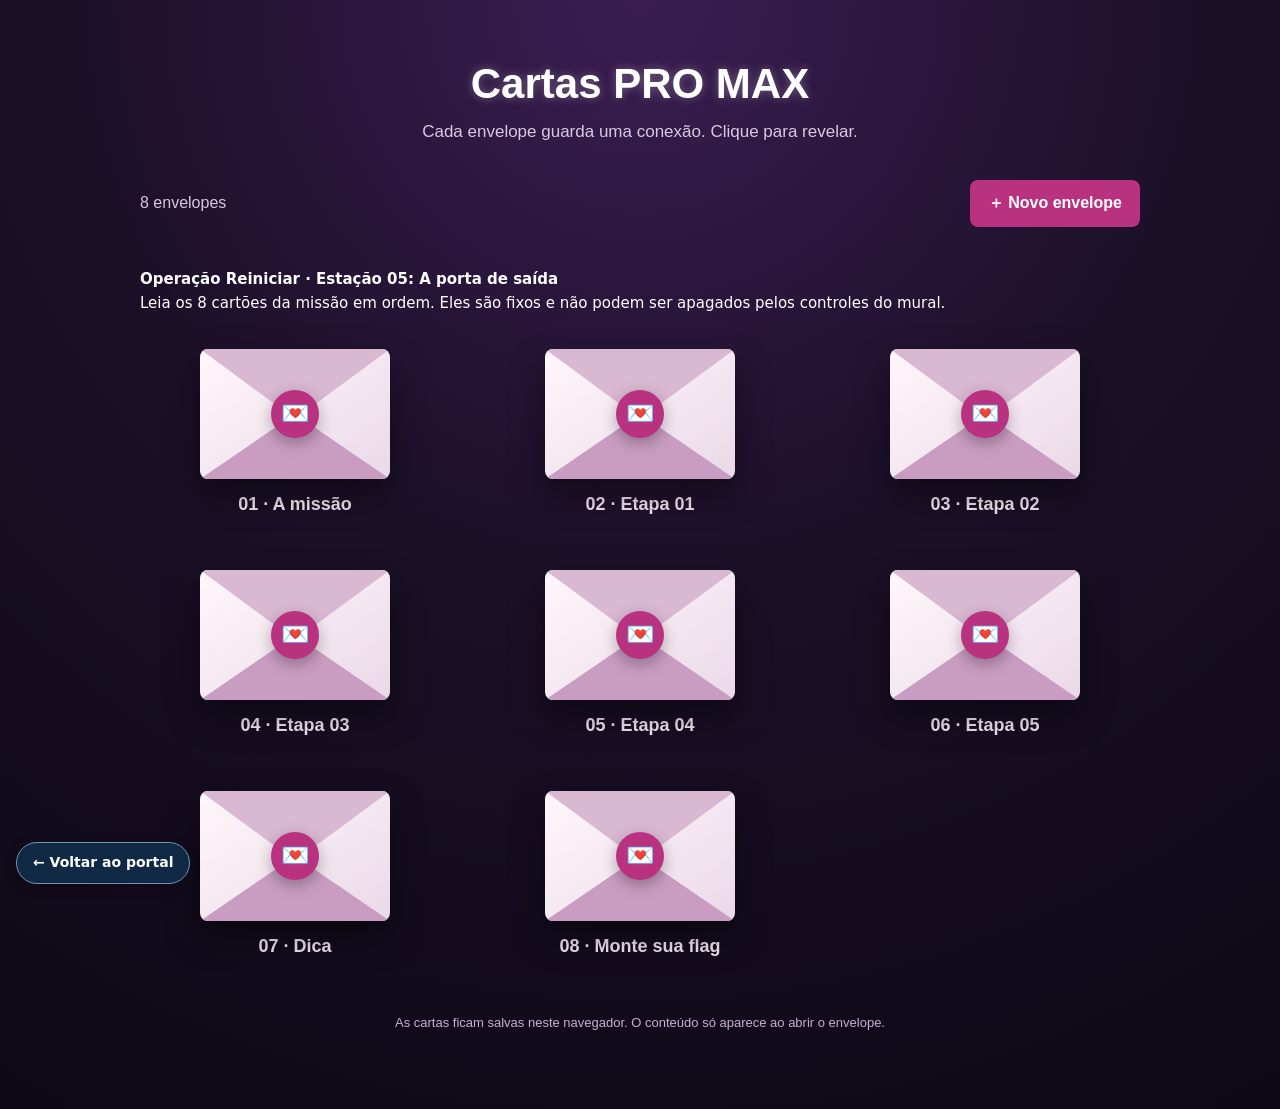
<file: projetos/pro-max/index.html>
<!doctype html>
<html lang="pt-BR">
  <head>
    <meta charset="UTF-8" />
    <meta name="viewport" content="width=device-width, initial-scale=1.0" />
    <title>Cartas PRO MAX — Mural</title>
    <link rel="stylesheet" href="style.css" />
    <script src="script.js" defer></script>
  <link rel="stylesheet" href="../../assets/cartoes-fixos.css">
</head>
  <body>

    <main class="container">
      <h1>Cartas PRO MAX</h1>
      <p class="subtitulo">
        Cada envelope guarda uma conexão. Clique para revelar.
      </p>
      <div class="barra-mural">
        <p id="quantidade"></p>
        <button id="novaCarta" class="btn-carta" type="button">
          ＋ Novo envelope
        </button>
      </div>
      <p class="ctf-mural-heading" id="missao"><strong>Operação Reiniciar · Estação 05: A porta de saída</strong><br>Leia os 8 cartões da missão em ordem. Eles são fixos e não podem ser apagados pelos controles do mural.</p><section
        id="cartas"
        class="cartas"
        aria-label="Mural de envelopes"
      >
<!-- Cartões permanentes da atividade: editar somente neste HTML. -->
<div class="ctf-static-wrapper" data-ctf-fixed id="ctf-5-1" data-ctf-title="01 · A missão"><button class="carta" type="button" data-ctf-read="ctf-5-1" aria-haspopup="dialog"><span class="envelope" aria-hidden="true"><span class="selo">💌</span></span><span class="nome-carta">01 · A missão</span></button><div class="ctf-fixed-content" id="ctf-5-1-content" hidden><h2>01 · A missão</h2><p>A = cartão válido; B = autorização do instrutor; C = bloqueio de segurança ativo. A porta abre quando existe cartão válido <strong>ou</strong> autorização, desde que o bloqueio esteja desativado.</p></div></div><div class="ctf-static-wrapper" data-ctf-fixed id="ctf-5-2" data-ctf-title="02 · Etapa 01"><button class="carta" type="button" data-ctf-read="ctf-5-2" aria-haspopup="dialog"><span class="envelope" aria-hidden="true"><span class="selo">💌</span></span><span class="nome-carta">02 · Etapa 01</span></button><div class="ctf-fixed-content" id="ctf-5-2-content" hidden><h2>02 · Etapa 01</h2><p><strong>S = (A OR B) AND (NOT C)</strong></p></div></div><div class="ctf-static-wrapper" data-ctf-fixed id="ctf-5-3" data-ctf-title="03 · Etapa 02"><button class="carta" type="button" data-ctf-read="ctf-5-3" aria-haspopup="dialog"><span class="envelope" aria-hidden="true"><span class="selo">💌</span></span><span class="nome-carta">03 · Etapa 02</span></button><div class="ctf-fixed-content" id="ctf-5-3-content" hidden><h2>03 · Etapa 02</h2><p>Calcule os quatro testes na ordem abaixo (são casos selecionados, não a tabela completa).</p></div></div><div class="ctf-static-wrapper" data-ctf-fixed id="ctf-5-4" data-ctf-title="04 · Etapa 03"><button class="carta" type="button" data-ctf-read="ctf-5-4" aria-haspopup="dialog"><span class="envelope" aria-hidden="true"><span class="selo">💌</span></span><span class="nome-carta">04 · Etapa 03</span></button><div class="ctf-fixed-content" id="ctf-5-4-content" hidden><h2>04 · Etapa 03</h2><table><caption>Testes do controle de acesso</caption><thead><tr><th>Teste</th><th>A</th><th>B</th><th>C</th><th>S</th></tr></thead><tbody><tr><td>1</td><td>0</td><td>0</td><td>0</td><td>?</td></tr><tr><td>2</td><td>1</td><td>0</td><td>0</td><td>?</td></tr><tr><td>3</td><td>0</td><td>1</td><td>1</td><td>?</td></tr><tr><td>4</td><td>0</td><td>1</td><td>0</td><td>?</td></tr></tbody></table></div></div><div class="ctf-static-wrapper" data-ctf-fixed id="ctf-5-5" data-ctf-title="05 · Etapa 04"><button class="carta" type="button" data-ctf-read="ctf-5-5" aria-haspopup="dialog"><span class="envelope" aria-hidden="true"><span class="selo">💌</span></span><span class="nome-carta">05 · Etapa 04</span></button><div class="ctf-fixed-content" id="ctf-5-5-content" hidden><h2>05 · Etapa 04</h2><p>Desenhe as portas; identifique entrada, processamento e saída; dê um exemplo de hardware e um de software envolvidos.</p></div></div><div class="ctf-static-wrapper" data-ctf-fixed id="ctf-5-6" data-ctf-title="06 · Etapa 05"><button class="carta" type="button" data-ctf-read="ctf-5-6" aria-haspopup="dialog"><span class="envelope" aria-hidden="true"><span class="selo">💌</span></span><span class="nome-carta">06 · Etapa 05</span></button><div class="ctf-fixed-content" id="ctf-5-6-content" hidden><h2>06 · Etapa 05</h2><p>Leia as quatro saídas na ordem dos testes como binário e converta para decimal: esse será o código.</p></div></div><div class="ctf-static-wrapper" data-ctf-fixed id="ctf-5-7" data-ctf-title="07 · Dica"><button class="carta" type="button" data-ctf-read="ctf-5-7" aria-haspopup="dialog"><span class="envelope" aria-hidden="true"><span class="selo">💌</span></span><span class="nome-carta">07 · Dica</span></button><div class="ctf-fixed-content" id="ctf-5-7-content" hidden><h2>07 · Dica</h2>Resolva os parênteses antes de aplicar o AND final.</div></div><div class="ctf-static-wrapper" data-ctf-fixed id="ctf-5-8" data-ctf-title="08 · Monte sua flag"><button class="carta" type="button" data-ctf-read="ctf-5-8" aria-haspopup="dialog"><span class="envelope" aria-hidden="true"><span class="selo">💌</span></span><span class="nome-carta">08 · Monte sua flag</span></button><div class="ctf-fixed-content" id="ctf-5-8-content" hidden><h2>08 · Monte sua flag</h2><p>Use <code>MT{SIS-DD}</code>, substituindo DD pelo código decimal com dois algarismos.</p><p>Registre cálculos e justificativas no Whiteboard. Confira a flag e registre o resultado na tabela da equipe no Loop.</p><a href="../../index.html?desafio=5#verificador">Verificar a flag da estação 05 →</a></div></div></section>
      <p id="vazio" class="vazio">
        Seu mural começa com uma mensagem.<br />Crie um envelope e escreva
        diretamente na carta.
      </p>
      <p class="nota">
        As cartas ficam salvas neste navegador. O conteúdo só aparece ao abrir o
        envelope.
      </p>
      <p id="statusMural" role="status"></p>
    </main>

    <dialog id="modal" aria-labelledby="tituloCarta">
      <article class="carta-aberta">
        <button
          id="fecharCarta"
          class="fechar"
          type="button"
          aria-label="Fechar envelope"
        >
          ✕
        </button>
        <header>
          <p class="sobretitulo">UMA MENSAGEM PARA CONECTAR</p>
          <h2 id="tituloCarta"></h2>
          <p id="dicaCarta" class="dica"></p>
        </header>
        <!-- O próprio papel é editável; não existe formulário separado. -->
        <div
          id="editorCarta"
          class="papel"
          contenteditable="plaintext-only"
          role="textbox"
          aria-label="Conteúdo da carta"
          aria-multiline="true"
          data-placeholder="Escreva aqui sua mensagem… Cole também links completos, como https://exemplo.com."
        ></div>
        <div id="leituraCarta" class="papel" hidden></div>
        <footer>
          <p id="contador" class="contador"></p>
          <div class="acoes-carta">
            <button id="editarCarta" class="btn-carta" type="button">
              ✎ Editar mensagem
            </button>
            <button id="concluirCarta" class="btn-carta" type="button">
              💌 Guardar e fechar
            </button>
            <button
              id="excluirCarta"
              class="btn-carta btn-secundario"
              type="button"
            >
              Excluir envelope
            </button>
          </div>
          <p id="statusCarta" class="status-carta" role="status"></p>
        </footer>
      </article>
    </dialog>
    <script src="../../assets/voltar.js"></script>
<dialog id="ctf-reader" aria-labelledby="ctf-reader-title"><form method="dialog"><button class="ctf-close" aria-label="Fechar cartão">Fechar ×</button></form><h2 id="ctf-reader-title"></h2><div id="ctf-reader-content"></div></dialog><script src="../../assets/cartoes-fixos.js"></script>
</body>
</html>
</file>
<file: assets/style.css>
:root{--ink:#102944;--muted:#536577;--line:#d9e1e8;--orange:#ff9c42;--paper:#f4f7fa}*{box-sizing:border-box}html{scroll-behavior:smooth;scroll-padding-top:24px}body{margin:0;background:var(--paper);color:var(--ink);font:16px/1.6 system-ui,-apple-system,BlinkMacSystemFont,"Segoe UI",sans-serif}a{color:inherit}.wrap{width:min(1180px,calc(100% - 64px));margin:auto}.site-header{background:var(--ink);color:#fff}.header-content{min-height:88px;display:flex;align-items:center;justify-content:space-between;gap:20px}.brand{display:flex;align-items:center;gap:16px;text-decoration:none;font-size:19px;font-weight:700}.brand-mark{font:700 23px/1 monospace;border:1px solid #53708b;border-radius:7px;padding:12px 10px}.brand-mark span{color:var(--orange)}.header-label{font:12px/1.5 monospace;letter-spacing:.14em;color:#c5d3e0}.intro{display:flex;align-items:center;justify-content:space-between;gap:32px;padding:55px 0 42px}.eyebrow{margin:0 0 16px;font:700 12px/1.5 monospace;letter-spacing:.16em;color:#9a4800}h1{font-size:clamp(2.3rem,4.7vw,3.7rem);line-height:1.1;letter-spacing:-.055em;margin:0;font-weight:750}h1 span{color:#526c86}.intro-text{color:var(--muted);margin:20px 0 0;font-size:17px}.edition{border-left:1px solid #c4d0db;padding:0 0 0 38px;min-width:200px}.edition-number{font:500 76px/1 monospace;letter-spacing:-.1em}.edition-number span{color:#c8732a}.edition p{color:var(--muted);font-size:14px;margin-bottom:0}.section-heading{display:flex;align-items:center;justify-content:space-between;gap:20px;border-top:1px solid var(--line);padding:24px 0}h2{font-size:21px;letter-spacing:-.025em;margin:0}.section-heading>span{font:13px/1.5 monospace;color:var(--muted)}b{font-weight:400;color:#9aabba;padding:0 7px}.projects{display:grid;grid-template-columns:repeat(3,minmax(0,1fr));gap:25px}.project{background:white;border:1px solid var(--line);border-radius:13px;overflow:hidden;transition:transform .18s,box-shadow .18s}.project:hover{transform:translateY(-5px);box-shadow:0 12px 26px #10294412}.project-link{display:flex;flex-direction:column;height:100%;text-decoration:none}.preview{position:relative;aspect-ratio:1100/620;background:#e3eaf0;overflow:hidden;border-bottom:1px solid var(--line)}.preview img{display:block;width:100%;height:100%;object-fit:cover;object-position:top}.number{position:absolute;left:14px;top:14px;border-radius:6px;padding:4px 9px;background:#102944;color:#fff;font:13px/1.5 monospace;border:1px solid #698198}.card-body{padding:23px;display:flex;flex:1;flex-direction:column}.authors{margin:0 0 7px;font-size:13px;font-weight:650;color:#5c7185}h3{font-size:23px;line-height:1.25;letter-spacing:-.035em;margin:0 0 12px}.description{color:var(--muted);font-size:15px;line-height:1.65;margin:0 0 25px}.card-bottom{display:flex;flex-wrap:wrap;gap:12px;justify-content:space-between;align-items:center;border-top:1px solid #e7ecf1;padding-top:16px;margin-top:auto;font-size:12px;color:var(--muted)}.open{font-size:14px;color:var(--ink);font-weight:700}.open>span{font-size:19px;margin-left:4px}.note{display:flex;align-items:baseline;gap:30px;margin:40px 0 32px;padding:24px 0;border-top:1px solid var(--line);border-bottom:1px solid var(--line)}.note-label{white-space:nowrap;font:700 12px/1.5 monospace;letter-spacing:.08em}.note p{font-size:14px;color:var(--muted);max-width:780px;margin:0}.footer{display:flex;justify-content:space-between;gap:20px;padding-bottom:32px;font-size:13px;color:var(--muted)}.footer a{text-underline-offset:4px}a:focus-visible{outline:3px solid #be5700;outline-offset:5px}.project-link:focus-visible{outline-offset:-4px}.skip{position:absolute;left:16px;top:-100px;background:white;padding:10px 18px;z-index:10}.skip:focus{top:12px}@media(max-width:1000px){.projects{grid-template-columns:repeat(2,minmax(0,1fr))}.edition{min-width:160px;padding-left:24px}.edition-number{font-size:65px}}@media(max-width:620px){.wrap{width:calc(100% - 36px)}.header-content{min-height:76px}.header-label{display:none}.intro{padding:35px 0 28px}.edition{display:none}.desktop-break{display:none}.intro-text{font-size:16px}.section-heading{align-items:flex-start;flex-direction:column;gap:6px}.projects{grid-template-columns:1fr;gap:22px}.card-body{padding:22px}.note{flex-direction:column;gap:10px}.footer{flex-direction:column;gap:10px}h1{font-size:2.5rem}}@media(prefers-reduced-motion:reduce){html{scroll-behavior:auto}.project{transition:none}}

/* Capas tipográficas: sem imagens ou dependências externas. */
.preview{aspect-ratio:1100/530;padding:23px;display:flex;align-items:flex-end;color:#fff;background:#174569}.preview-2{background:#264f4e}.preview-3{background:#182836}.preview-4{background:#394d7a}.preview-5{background:#743d24}.number{background:transparent;border:0;left:14px;top:14px;color:#fff;letter-spacing:.08em}.project-type{font:700 12px/1.5 monospace;letter-spacing:.1em;z-index:1}.large-number{position:absolute;right:18px;bottom:-22px;font:800 145px/1 system-ui;letter-spacing:-.08em;color:#ffffff20}.preview-3 .project-type{color:#88efc5}.preview-5 .project-type{color:#ffd0a2}
</file>
<file: assets/ctf.css>
.preview-6{background:#3d386b}.station-label{font-size:12px;font-weight:700;color:#6b460c;margin:0 0 10px}.ctf-intro{display:flex;gap:32px;align-items:center;background:#102944;color:white;padding:30px;border-radius:14px;margin:0 0 32px}.ctf-intro h2{font-size:28px}.ctf-intro p{max-width:770px}.ctf-intro .eyebrow{color:#ffbc77}.ctf-button{display:inline-block;border:0;border-radius:8px;background:#102944;color:#fff;padding:13px 20px;font:600 16px/1.5 system-ui;text-decoration:none;cursor:pointer;white-space:normal}.ctf-intro .ctf-button{background:#ffac5a;color:#102944;flex-shrink:0}.ctf-check{background:#fff;border:1px solid #c8d6e2;border-radius:14px;margin-top:38px;padding:30px;scroll-margin-top:20px}.ctf-check h2{font-size:28px}.ctf-fields{display:grid;grid-template-columns:1fr 1fr auto;gap:18px;align-items:end}.ctf-fields label{display:flex;flex-direction:column;gap:7px;font-weight:600;min-width:0}.ctf-fields input,.ctf-fields select{width:100%;min-width:0;border:1px solid #8da4ba;border-radius:7px;padding:12px;font:16px/1.5 system-ui;color:#102944;background:#fff}.ctf-check :focus-visible{outline:3px solid #b65500;outline-offset:3px}.ctf-check [hidden]{display:none!important}#flag-format,.ctf-footnote{font-size:14px;color:#536577}#flag-feedback:not(:empty){padding:14px 18px;border-left:4px solid #56728a;background:#eef3f8}#flag-feedback[data-state="success"]{background:#e7f5ed;border-color:#177342;color:#135a35}#flag-feedback[data-state="error"]{background:#fff0ed;border-color:#a83420;color:#8f2b1b}.ctf-final{border-top:1px solid #d9e1e8;margin-top:24px;padding-top:18px}.ctf-final summary{cursor:pointer;font-weight:650}.ctf-final code{overflow-wrap:anywhere}@media(max-width:850px){.ctf-intro{align-items:flex-start;flex-direction:column;gap:10px}.ctf-fields{grid-template-columns:1fr}.ctf-fields button{justify-self:start}}@media(max-width:620px){.ctf-check,.ctf-intro{padding:22px}}
</file>
<file: projetos/becca-cleones/style.css>
* {
    margin: 0;
    padding: 0;
    box-sizing: border-box;
    font-family: 'Segoe UI', Tahoma, Geneva, Verdana, sans-serif;
}

body {
    background-color: #f4f6f9;
    color: #333;
    overflow-x: hidden;
}

/* Tela de Boas-Vindas */
.welcome-screen {
    position: fixed;
    top: 0;
    left: 0;
    width: 100vw;
    height: 100vh;
    background: linear-gradient(135deg, #2c3e50, #3498db);
    display: flex;
    justify-content: center;
    align-items: center;
    z-index: 1000;
    transition: opacity 0.5s ease, visibility 0.5s ease;
    padding: 20px;
}

.welcome-box {
    background: white;
    padding: 40px;
    border-radius: 16px;
    text-align: center;
    box-shadow: 0 10px 30px rgba(0,0,0,0.2);
    max-width: 500px;
    width: 100%;
}

.welcome-icon {
    font-size: 4rem;
    display: block;
    margin-bottom: 15px;
    animation: bounce 2s infinite;
}

.welcome-box h1 {
    color: #2c3e50;
    font-size: 1.8rem;
    margin-bottom: 10px;
}

.welcome-box p {
    color: #7f8c8d;
    margin-bottom: 25px;
    font-size: 1rem;
    line-height: 1.5;
}

.btn-enter {
    padding: 14px 30px;
    background-color: #2ecc71;
    color: white;
    border: none;
    border-radius: 30px;
    font-size: 1.1rem;
    font-weight: bold;
    cursor: pointer;
    box-shadow: 0 4px 15px rgba(46, 204, 113, 0.4);
    transition: transform 0.2s, background 0.2s;
}

.btn-enter:hover {
    background-color: #27ae60;
    transform: translateY(-2px);
}

@keyframes bounce {
    0%, 100% { transform: translateY(0); }
    50% { transform: translateY(-10px); }
}

.hidden {
    opacity: 0;
    visibility: hidden;
    height: 0;
    overflow: hidden;
}

/* Conteúdo Principal */
.main-content {
    padding: 20px;
    transition: opacity 0.5s ease;
}

header {
    text-align: center;
    margin-bottom: 30px;
}

header h1 {
    color: #2c3e50;
    margin-bottom: 5px;
}

header p {
    color: #7f8c8d;
    margin-bottom: 15px;
}

/* Container de ações no cabeçalho */
.header-actions {
    display: flex;
    justify-content: center;
    gap: 15px;
    flex-wrap: wrap;
}

.btn-action-open {
    padding: 12px 25px;
    background-color: #3498db;
    color: white;
    border: none;
    border-radius: 25px;
    font-size: 1rem;
    font-weight: bold;
    cursor: pointer;
    box-shadow: 0 4px 12px rgba(52, 152, 219, 0.3);
    transition: background 0.2s, transform 0.2s;
}

.btn-action-open:hover {
    background-color: #2980b9;
    transform: translateY(-2px);
}

/* NOVO: Estilo do botão de limpar tudo */
.btn-action-clear {
    padding: 12px 25px;
    background-color: #e74c3c;
    color: white;
    border: none;
    border-radius: 25px;
    font-size: 1rem;
    font-weight: bold;
    cursor: pointer;
    box-shadow: 0 4px 12px rgba(231, 76, 60, 0.3);
    transition: background 0.2s, transform 0.2s;
}

.btn-action-clear:hover {
    background-color: #c0392b;
    transform: translateY(-2px);
}

.container {
    max-width: 1200px;
    margin: 0 auto;
}

/* Modal */
.modal-overlay {
    position: fixed;
    top: 0;
    left: 0;
    width: 100vw;
    height: 100vh;
    background: rgba(0, 0, 0, 0.6);
    display: flex;
    justify-content: center;
    align-items: center;
    z-index: 2000;
    transition: opacity 0.3s ease, visibility 0.3s ease;
}

.hidden-modal {
    opacity: 0;
    visibility: hidden;
    pointer-events: none;
}

.modal-content {
    background: #fff;
    padding: 25px;
    border-radius: 12px;
    box-shadow: 0 10px 25px rgba(0,0,0,0.2);
    width: 100%;
    max-width: 450px;
    position: relative;
    transform: translateY(0);
    animation: popIn 0.3s ease;
}

@keyframes popIn {
    0% { transform: scale(0.9); opacity: 0; }
    100% { transform: scale(1); opacity: 1; }
}

.modal-header {
    display: flex;
    justify-content: space-between;
    align-items: center;
    margin-bottom: 20px;
    border-bottom: 1px solid #eee;
    padding-bottom: 10px;
}

.modal-header h2 {
    font-size: 1.2rem;
    color: #2c3e50;
}

.btn-close-modal {
    background: none;
    border: none;
    font-size: 1.8rem;
    cursor: pointer;
    color: #7f8c8d;
    line-height: 1;
}

.btn-close-modal:hover {
    color: #e74c3c;
}

.form-group {
    margin-bottom: 15px;
}

.form-group label {
    display: block;
    margin-bottom: 5px;
    font-weight: 600;
    font-size: 0.9rem;
}

.form-group textarea, 
.form-group input {
    width: 100%;
    padding: 10px;
    border: 1px solid #ccc;
    border-radius: 6px;
    font-size: 0.95rem;
}

.form-group textarea {
    height: 90px;
    resize: vertical;
}

.color-picker-container {
    display: flex;
    gap: 10px;
    margin-top: 5px;
}

.color-option {
    width: 32px;
    height: 32px;
    border-radius: 50%;
    cursor: pointer;
    display: flex;
    align-items: center;
    justify-content: center;
    border: 2px solid transparent;
    transition: transform 0.1s, border-color 0.2s;
    box-shadow: 0 2px 5px rgba(0,0,0,0.15);
}

.color-option:hover {
    transform: scale(1.1);
}

.color-option input {
    display: none;
}

.color-option:has(input:checked) {
    border-color: #2c3e50;
    transform: scale(1.1);
}

.btn-submit {
    width: 100%;
    padding: 12px;
    background-color: #2ecc71;
    color: white;
    border: none;
    border-radius: 6px;
    font-weight: bold;
    cursor: pointer;
    transition: background 0.2s;
    margin-top: 5px;
}

.btn-submit:hover {
    background-color: #27ae60;
}

/* Mural / Grid */
.mural-container h2 {
    font-size: 1.4rem;
    margin-bottom: 15px;
    color: #2c3e50;
}

.mural-grid {
    display: grid;
    grid-template-columns: repeat(auto-fill, minmax(220px, 1fr));
    gap: 20px;
}

.envelope-card {
    background-color: transparent;
    width: 100%;
    height: 200px;
    perspective: 1000px;
}

.card-inner {
    position: relative;
    width: 100%;
    height: 100%;
    text-align: center;
    transition: transform 0.6s;
    transform-style: preserve-3d;
    cursor: pointer;
}

.envelope-card.flipped .card-inner {
    transform: rotateY(180deg);
}

.card-front, .card-back {
    position: absolute;
    width: 100%;
    height: 100%;
    -webkit-backface-visibility: hidden;
    backface-visibility: hidden;
    border-radius: 10px;
    padding: 15px;
    display: flex;
    flex-direction: column;
    box-shadow: 0 4px 10px rgba(0,0,0,0.1);
}

.card-front {
    color: #2c3e50;
    justify-content: center;
    align-items: center;
}

.card-front .numero {
    font-size: 1.5rem;
    font-weight: bold;
    margin-bottom: 10px;
}

.card-front .status {
    font-size: 0.9rem;
    background: rgba(255,255,255,0.4);
    padding: 4px 10px;
    border-radius: 20px;
}

.card-back {
    background-color: #ffffff;
    color: #333;
    transform: rotateY(180deg);
    justify-content: space-between;
    text-align: left;
    border: 3px solid #f1c40f; 
}

.card-back .header-back {
    display: flex;
    justify-content: space-between;
    align-items: center;
    border-bottom: 1px solid #eee;
    padding-bottom: 5px;
    font-size: 0.85rem;
    font-weight: bold;
    color: #7f8c8d;
}

.card-back .conteudo {
    font-size: 0.95rem;
    margin-top: 10px;
    flex-grow: 1;
    overflow-y: auto;
    word-break: break-word;
}

.card-back .link-url {
    display: inline-block;
    color: #3498db;
    text-decoration: none;
    font-weight: bold;
    margin-top: 5px;
}

.card-back .link-url:hover {
    text-decoration: underline;
}

.btn-delete {
    background: none;
    border: none;
    color: #e74c3c;
    font-size: 1.1rem;
    cursor: pointer;
    transition: transform 0.1s;
}

.btn-delete:hover {
    transform: scale(1.2);
}
</file>
<file: assets/cartoes-fixos.css>
/* Complementos dos cartões nativos; o visual pertence a cada mural. */
.ctf-mural-heading{font:15px/1.6 system-ui!important;color:inherit;margin:18px 0 24px!important;max-width:960px;text-align:left}.ctf-preview{overflow:auto;flex:1;min-height:0;font-size:15px;line-height:1.55;text-align:left;overflow-wrap:anywhere}.ctf-preview p{margin:0 0 10px}.ctf-preview table{font-size:13px;width:100%;border-collapse:collapse}.ctf-preview th,.ctf-preview td{border:1px solid #8799aa;padding:4px}.ctf-preview a{color:#17456a;text-decoration:underline}.ctf-read{display:block;flex-shrink:0;position:relative;z-index:3;background:#102944;color:#fff;border:0;border-radius:6px;padding:8px 12px;cursor:pointer;font:600 14px/1.5 system-ui;margin-top:8px;width:100%}[data-ctf-fixed] .card-back{display:flex;flex-direction:column}[data-ctf-fixed] .conteudo{flex:1;min-height:0}[data-ctf-fixed].envelope-card{height:310px}[data-ctf-fixed].card{height:310px}.ctf-static-wrapper{position:relative;min-width:0}.ctf-static-wrapper>.carta,.ctf-static-wrapper>.tcg{width:100%}.ctf-envelope-open{position:absolute!important;inset:0!important;width:100%!important;height:100%!important;z-index:20!important;background:transparent!important;border:0!important;border-radius:12px!important;cursor:pointer!important;margin:0!important;padding:0!important}.ctf-type-art{display:flex!important;align-items:center;justify-content:center;font:700 70px/1 monospace;color:var(--attr)}[data-ctf-fixed] [hidden]{display:none!important}[data-ctf-fixed] :focus-visible{outline:3px solid #d26c00;outline-offset:3px}#ctf-reader{position:fixed;inset:0;margin:auto;width:min(680px,calc(100% - 32px));max-width:680px;max-height:85dvh;height:auto;overflow:auto;padding:28px;border:1px solid #b5c3d1;border-radius:16px;background:#fff;color:#152d43;box-shadow:0 20px 80px #0005;font:16px/1.65 system-ui;color-scheme:light;transform:none;text-align:left}#ctf-reader:not([open]){display:none}#ctf-reader::backdrop{background:#081a2dbb}#ctf-reader h2{font:700 25px/1.3 system-ui;color:#152d43;margin:16px 0}#ctf-reader p{font:16px/1.65 system-ui;color:#243d53;margin:12px 0}#ctf-reader table{width:100%;border-collapse:collapse}#ctf-reader th,#ctf-reader td{border:1px solid #b5c3d1;padding:8px;text-align:center}#ctf-reader a{display:inline-block;color:#125784;text-decoration:underline}#ctf-reader code{overflow-wrap:anywhere}#ctf-reader .ctf-close{display:block;margin-left:auto;border:0;border-radius:8px;padding:9px 14px;background:#102944;color:#fff;cursor:pointer;font:600 15px/1.5 system-ui}#ctf-reader :focus-visible{outline:3px solid #bf6000;outline-offset:3px}
</file>
<file: projetos/jodan-ryan/style.css>
/* ============================================================================
   CARTA OCULTA — style.css
   ----------------------------------------------------------------------------
   Organização (siga a ordem ao ler):
     1. Tokens de design (variáveis)      6. Carta 3D (frente e verso)
     2. Reset e base                      7. Fragmentos (itens anexados)
     3. Layout (grid de 3 colunas)        8. Terminal
     4. Componentes (botões, chips…)      9. Modais
     5. Baralho                          10. Animações, responsivo, acessibilidade
   ============================================================================ */


/* ============================================================================
   1. TOKENS DE DESIGN
   Todas as cores/medidas ficam aqui. Mudou o tema? Mude só este bloco.
   Paleta inspirada no Kali Linux: fundo quase preto azulado, azul Kali,
   verde de terminal e vermelho de alerta.
   ============================================================================ */
:root {
  /* Fundos (do mais escuro ao mais claro) */
  --bg:        #0a0e14;   /* fundo da página */
  --bg-2:      #0e131b;   /* faixas e barras */
  --panel:     #111823;   /* painéis */
  --panel-2:   #16202d;   /* elementos dentro de painéis */
  --line:      #1f2b3a;   /* bordas sutis */

  /* Cores de marca */
  --kali:      #367bf0;   /* azul Kali (cor primária) */
  --kali-hi:   #5b9bff;   /* azul em hover */
  --cyan:      #23d5e6;   /* destaque secundário */
  --neon:      #00ff9c;   /* verde "terminal" (sucesso) */
  --red:       #ff4d6d;   /* perigo / erro */
  --amber:     #ffb86c;   /* aviso */
  --violet:    #a67cff;   /* atributo "sombra" das cartas */

  /* Texto */
  --text:      #d6e2ef;
  --muted:     #7c8ca0;

  /* Tipografia */
  --mono:  "JetBrains Mono", ui-monospace, "Cascadia Code", Consolas, monospace;
  --sans:  "Space Grotesk", system-ui, sans-serif;

  /* Geometria */
  --radius: 10px;
  --gap:    16px;
  --tile:   190px;         /* largura mínima de cada carta na mesa */

  /* Brilho neon reutilizável: box-shadow com cor configurável */
  --glow: 0 0 0 1px rgb(54 123 240 / .35), 0 0 24px rgb(54 123 240 / .25);

  /* Variáveis da carta, alteradas pelo JavaScript no movimento do mouse */
  --rx: 0deg;     /* inclinação no eixo X */
  --ry: 0deg;     /* inclinação no eixo Y */
  --mx: 50%;      /* posição X do brilho holográfico */
  --my: 50%;      /* posição Y do brilho holográfico */
}


/* ============================================================================
   2. RESET E BASE
   ============================================================================ */

/* box-sizing: border-box → largura inclui padding e borda (contas previsíveis). */
*, *::before, *::after { box-sizing: border-box; }

/* Remove margens padrão do navegador que variam entre browsers. */
body, h1, h2, h3, p, ul, ol, figure { margin: 0; }
ul, ol { padding: 0; list-style: none; }

/* Atributo hidden sempre vence qualquer display definido em classes. */
[hidden] { display: none !important; }

html { height: 100%; }

body {
  min-height: 100%;
  background: var(--bg);     /* fundo explícito: nunca herda branco */
  color: var(--text);
  font: 14px/1.55 var(--mono);
  /* Grade sutil de "papel milimetrado hacker" com dois gradientes lineares. */
  background-image:
    linear-gradient(rgb(54 123 240 / .04) 1px, transparent 1px),
    linear-gradient(90deg, rgb(54 123 240 / .04) 1px, transparent 1px);
  background-size: 32px 32px;
  -webkit-font-smoothing: antialiased;
  overflow-x: hidden;        /* nunca rolagem horizontal */
}

/* Canvas da chuva: fixo, atrás de tudo e sem capturar cliques. */
#rain {
  position: fixed;
  inset: 0;                  /* top/right/bottom/left = 0 */
  width: 100%;
  height: 100%;
  z-index: -1;
  pointer-events: none;
  opacity: .35;
}

/* Inputs herdam a fonte (por padrão o navegador usa outra). */
button, input, textarea { font: inherit; color: inherit; }

/* Anel de foco visível só para teclado (:focus-visible), não para mouse. */
:focus-visible { outline: 2px solid var(--cyan); outline-offset: 2px; }

::selection { background: var(--kali); color: #fff; }

.muted { color: var(--muted); }
.small { font-size: 12px; }
.warn  { color: var(--amber); }

/* Esconde visualmente mas mantém acessível a leitores de tela. */
.sr-only {
  position: absolute; width: 1px; height: 1px;
  padding: 0; margin: -1px; overflow: hidden;
  clip: rect(0 0 0 0); white-space: nowrap; border: 0;
}


/* ============================================================================
   3. LAYOUT
   ============================================================================ */
.topbar {
  display: flex;
  align-items: center;
  justify-content: space-between;
  gap: var(--gap);
  flex-wrap: wrap;           /* no celular os chips descem de linha */
  padding: 12px 20px;
  background: rgb(14 19 27 / .85);
  backdrop-filter: blur(8px);          /* vidro fosco */
  border-bottom: 1px solid var(--line);
  position: sticky; top: 0; z-index: 10;
}

.brand { display: flex; align-items: center; gap: 10px; }

.brand-mark { width: 28px; height: 28px; }
.brand-mark path   { fill: none; stroke: var(--kali); stroke-width: 2; }
.brand-mark circle { fill: var(--neon); animation: pulse 2.4s ease-in-out infinite; }

.brand-title { font: 700 15px var(--mono); letter-spacing: .02em; }
.prompt-user { color: var(--red); }
.prompt-at   { color: var(--muted); }
.prompt-host { color: var(--kali-hi); }
.prompt-path { color: var(--text); }

/* Grid de 3 colunas: baralho | palco | terminal.
   minmax(0, 1fr) impede que conteúdo largo estoure a coluna central. */
.layout {
  display: grid;
  grid-template-columns: 260px minmax(0, 1fr) 320px;
  gap: var(--gap);
  padding: var(--gap) 20px;
  min-height: calc(100vh - 60px);
}


/* ============================================================================
   4. COMPONENTES
   ============================================================================ */
.panel {
  background: rgb(17 24 35 / .88);
  border: 1px solid var(--line);
  border-radius: var(--radius);
  display: flex;
  flex-direction: column;
  min-height: 0;             /* permite que filhos com overflow rolem */
}

.panel-head {
  display: flex; align-items: center; justify-content: space-between;
  gap: 8px;
  padding: 12px 14px;
  border-bottom: 1px solid var(--line);
}

.panel-title { font: 500 13px var(--mono); color: var(--cyan); text-transform: lowercase; }

/* Botão base */
.btn {
  display: inline-flex; align-items: center; justify-content: center;
  gap: 6px;
  min-height: 34px;          /* alvo de toque confortável */
  padding: 0 14px;
  border-radius: 6px;
  border: 1px solid var(--line);
  background: var(--panel-2);
  cursor: pointer;
  white-space: nowrap;
  font-size: 13px;
  transition: background .15s, border-color .15s, box-shadow .15s, transform .1s;
}
.btn:active { transform: translateY(1px); }  /* "afunda" ao clicar */

.btn-primary { background: var(--kali); border-color: var(--kali); color: #fff; }
.btn-primary:hover { background: var(--kali-hi); box-shadow: var(--glow); }

.btn-ghost { background: transparent; }
.btn-ghost:hover { border-color: var(--kali); color: var(--kali-hi); }

.btn-danger { background: transparent; color: var(--red); border-color: rgb(255 77 109 / .4); }
.btn-danger:hover { background: rgb(255 77 109 / .12); }
/* Estado "armado": 1º clique arma, 2º clique confirma (sem confirm()). */
.btn-danger[data-armed] { background: var(--red); color: #fff; animation: blink .5s steps(2) infinite; }

.btn:disabled { opacity: .45; cursor: not-allowed; }

.status { display: flex; gap: 8px; flex-wrap: wrap; }

.chip {
  padding: 3px 10px;
  border: 1px solid var(--line);
  border-radius: 999px;      /* pílula */
  font-size: 11px;
  color: var(--muted);
}
.chip[data-ok="true"]  { color: var(--neon); border-color: rgb(0 255 156 / .35); }
.chip[data-ok="false"] { color: var(--red);  border-color: rgb(255 77 109 / .4); }


/* ============================================================================
   5. BARALHO
   ============================================================================ */
.deck-list {
  overflow-y: auto;
  padding: 8px;
  display: grid;
  gap: 6px;
  align-content: start;      /* itens grudam no topo */
}

.deck-item {
  width: 100%;
  text-align: left;
  display: grid;
  grid-template-columns: 34px 1fr;
  gap: 10px;
  align-items: center;
  padding: 10px;
  border-radius: 8px;
  border: 1px solid transparent;
  background: transparent;
  cursor: pointer;
  transition: background .15s, border-color .15s;
}
.deck-item:hover { background: var(--panel-2); }
/* aria-current marca a carta ativa — acessível E estilizável. */
.deck-item[aria-current="true"] { border-color: var(--kali); background: rgb(54 123 240 / .1); }

/* Mini-carta ao lado do nome */
.deck-glyph {
  width: 34px; height: 46px;
  border-radius: 4px;
  border: 1px solid var(--attr, var(--kali));          /* cor do atributo da carta */
  background: linear-gradient(160deg, color-mix(in srgb, var(--attr, var(--kali)) 25%, #0a0e14), #0a0e14);
  display: grid; place-items: center;
  color: var(--attr, var(--kali-hi)); font-size: 12px; font-weight: 700;
}
.deck-name { display: block; font-weight: 700; overflow: hidden; text-overflow: ellipsis; white-space: nowrap; }
.deck-meta { display: block; font-size: 11px; color: var(--muted); }

.deck-empty { padding: 16px 14px; color: var(--muted); }

/* Barra de backup: margin-top:auto empurra para o rodapé do painel. */
.deck-tools {
  margin-top: auto;
  display: grid;
  grid-template-columns: 1fr 1fr;
  gap: 8px;
  padding: 10px;
  border-top: 1px solid var(--line);
}
.deck-info { min-width: 0; }   /* deixa o nome longo cortar com "…" */

.noscript { padding: 16px; background: var(--red); color: #fff; text-align: center; }


/* ============================================================================
   6A. MESA — todas as cartas lado a lado, estilo card game
   ============================================================================ */
.stage { min-width: 0; padding: 4px 2px 24px; }

.mesa-head {
  display: flex; align-items: baseline; justify-content: space-between;
  gap: 12px;
  margin: 4px 4px 16px;
}

/* auto-fill + minmax: cabem quantas cartas a largura permitir; cada carta
   nova ocupa a próxima posição à direita e quebra linha quando precisa. */
.mesa {
  display: grid;
  grid-template-columns: repeat(auto-fill, minmax(var(--tile), 1fr));
  gap: 26px 20px;
  align-items: start;
  padding: 6px;
}

/* ---------- A carta da mesa (botão = clicável e acessível por teclado) ----------
   container-type: inline-size → os filhos usam "cqi" (1% da largura da
   carta). Assim textos e bordas crescem/encolhem JUNTO com a carta. */
.tcg {
  --attr: var(--kali);                  /* cor do atributo (vem do JS) */
  --rx: 0deg; --ry: 0deg; --mx: 50%; --my: 50%;
  container-type: inline-size;
  display: block;
  width: 100%;
  aspect-ratio: 59 / 86;                /* proporção clássica de carta colecionável */
  padding: 0;
  border: 0;
  background: none;
  color: var(--text);
  font: inherit;
  text-align: left;
  cursor: pointer;
  perspective: 900px;
  border-radius: 5cqi;
}
.tcg:focus-visible { outline-offset: 4px; }

.tcg-frame {
  position: relative;
  display: flex;
  flex-direction: column;
  gap: 2.4cqi;
  height: 100%;
  padding: 5cqi 5cqi 4cqi;
  border-radius: 5cqi;
  overflow: hidden;
  /* color-mix mistura a cor do atributo com o fundo: moldura "tingida". */
  background:
    radial-gradient(120% 60% at 50% 0%, color-mix(in srgb, var(--attr) 38%, transparent), transparent 70%),
    repeating-linear-gradient(135deg, rgb(255 255 255 / .025) 0 2px, transparent 2px 7px),
    linear-gradient(165deg, #121c2c, #06090e 75%);
  border: 1px solid color-mix(in srgb, var(--attr) 75%, transparent);
  box-shadow:
    inset 0 0 0 2cqi rgb(0 0 0 / .35),            /* borda interna escura */
    0 16px 30px -14px #000,
    0 0 22px color-mix(in srgb, var(--attr) 22%, transparent);
  transform: rotateX(var(--rx)) rotateY(var(--ry));
  transition: transform .35s ease, translate .25s ease, box-shadow .25s ease, opacity .3s;
}
.tcg:hover .tcg-frame,
.tcg:focus-visible .tcg-frame {
  translate: 0 -10px;                             /* carta "levanta" da mesa */
  box-shadow:
    inset 0 0 0 2cqi rgb(0 0 0 / .35),
    0 26px 40px -16px #000,
    0 0 34px color-mix(in srgb, var(--attr) 45%, transparent);
}
.tcg.is-tilting .tcg-frame { transition-duration: .08s, .25s, .25s, .3s; }

/* Brilho holográfico que segue o mouse (mesma ideia da carta grande). */
.tcg-frame::after {
  content: "";
  position: absolute; inset: 0;
  background:
    radial-gradient(circle at var(--mx) var(--my), rgb(255 255 255 / .16), transparent 45%),
    linear-gradient(115deg, transparent 30%, color-mix(in srgb, var(--attr) 20%, transparent) 48%, transparent 66%);
  background-size: 100% 100%, 250% 250%;
  background-position: 0 0, var(--mx) var(--my);
  mix-blend-mode: screen;
  opacity: 0;
  transition: opacity .25s;
  pointer-events: none;
}
.tcg:hover .tcg-frame::after { opacity: 1; }

/* Faixa do nome + círculo do atributo */
.tcg-head {
  display: flex; align-items: center; gap: 2cqi;
  padding: 1.6cqi 1.6cqi 1.6cqi 3.4cqi;
  border-radius: 2cqi;
  background: linear-gradient(90deg, rgb(0 0 0 / .65), rgb(0 0 0 / .35));
  border: 1px solid color-mix(in srgb, var(--attr) 55%, transparent);
}
.tcg-name {
  flex: 1; min-width: 0;
  font: 700 7.4cqi/1.2 var(--sans);
  letter-spacing: .03em;
  text-transform: uppercase;
  white-space: nowrap; overflow: hidden; text-overflow: ellipsis;
  text-shadow: 0 0 10px color-mix(in srgb, var(--attr) 60%, transparent);
}
.tcg-attr {
  flex: none;
  width: 10cqi; aspect-ratio: 1;
  display: grid; place-items: center;
  border-radius: 50%;
  background: radial-gradient(circle at 35% 30%, #fff8, transparent 45%), var(--attr);
  color: #05070a;
  font: 700 5.6cqi var(--sans);
  box-shadow: 0 0 10px color-mix(in srgb, var(--attr) 70%, transparent);
}

/* Estrelas de nível (1 por fragmento, alinhadas à direita) */
.tcg-level {
  min-height: 6cqi;
  text-align: right;
  font-size: 5.4cqi;
  line-height: 1;
  letter-spacing: .08em;
  color: var(--amber);
  text-shadow: 0 0 6px rgb(255 184 108 / .6);
  white-space: nowrap; overflow: hidden;
}
.tcg-level.is-empty { color: var(--muted); text-shadow: none; }

/* Janela da arte */
.tcg-art {
  flex: 1 1 auto;
  min-height: 0;
  display: grid; place-items: center;
  border-radius: 1.4cqi;
  border: 1.2cqi solid #05070a;
  outline: 1px solid color-mix(in srgb, var(--attr) 60%, transparent);
  background:
    radial-gradient(circle at 50% 50%, color-mix(in srgb, var(--attr) 30%, transparent), transparent 65%),
    linear-gradient(rgb(255 255 255 / .04) 1px, transparent 1px) 0 0 / 10cqi 10cqi,
    linear-gradient(90deg, rgb(255 255 255 / .04) 1px, transparent 1px) 0 0 / 10cqi 10cqi,
    #070b12;
  overflow: hidden;
}
.tcg-art .sigil { width: 82%; height: 82%; }

/* Linha de tipo: [ ARCANO II / DADOS ] */
.tcg-type {
  font: 700 4.6cqi/1.2 var(--mono);
  letter-spacing: .04em;
  color: var(--attr);
  white-space: nowrap; overflow: hidden; text-overflow: ellipsis;
}

/* Caixa de texto (efeito) — sempre 3 linhas */
.tcg-text {
  display: -webkit-box;
  -webkit-box-orient: vertical;
  -webkit-line-clamp: 3;
  overflow: hidden;
  height: calc(4.4cqi * 1.35 * 3 + 4.4cqi);
  padding: 2.2cqi 3cqi;
  border-radius: 1.4cqi;
  background: rgb(0 0 0 / .45);
  border: 1px solid rgb(255 255 255 / .06);
  font-size: 4.4cqi;
  line-height: 1.35;
  color: #b7c4d3;
}

/* Rodapé: série à esquerda, FRAG à direita (como ATK/DEF) */
.tcg-stats {
  display: flex; justify-content: space-between; align-items: baseline;
  gap: 2cqi;
  padding-top: 1.6cqi;
  border-top: 1px solid color-mix(in srgb, var(--attr) 40%, transparent);
  font: 500 4.2cqi var(--mono);
  color: var(--muted);
}
.tcg-stats b { font-weight: 700; font-size: 5.2cqi; color: var(--text); }

/* Estados da carta na mesa */
.tcg.is-lifted .tcg-frame { opacity: .12; translate: 0 0; }   /* está em foco na tela */

/* Entrada: a carta "voa" do baralho (esquerda) até sua posição.
   --i escalona as cartas ao carregar a página (efeito de distribuir a mão). */
.tcg.deal { animation: deal .75s cubic-bezier(.2, .9, .25, 1.12) both; animation-delay: calc(var(--i, 0) * 80ms); }

/* Queima: brilha, desfoca, sobe e some de baixo para cima. */
.tcg.is-burning { pointer-events: none; }
.tcg.is-burning .tcg-frame { animation: burn .85s ease-in forwards; }

/* Espaço vazio da mesa = botão "forjar carta" */
.slot-new {
  display: grid;
  place-content: center;
  gap: 8px;
  width: 100%;
  aspect-ratio: 59 / 86;
  border: 2px dashed var(--line);
  border-radius: 12px;
  background: repeating-linear-gradient(135deg, rgb(54 123 240 / .03) 0 10px, transparent 10px 20px);
  color: var(--muted);
  font: inherit;
  text-align: center;
  cursor: pointer;
  transition: border-color .2s, color .2s, background-color .2s;
}
.slot-new strong { font: 700 40px/1 var(--sans); color: inherit; }
.slot-new:hover { border-color: var(--kali); color: var(--kali-hi); background-color: rgb(54 123 240 / .06); }
.slot-new:disabled { opacity: .4; cursor: not-allowed; }


/* ============================================================================
   6B. CARTA EM FOCO (camada sobre a tela) + CARTA 3D
   ============================================================================ */
.duel {
  position: fixed;
  inset: 0;
  z-index: 50;                            /* acima da barra superior (10) */
  display: grid;
  place-items: center;
  padding: 64px 16px 24px;
  overflow-y: auto;
  background: rgb(4 6 10 / .82);
  backdrop-filter: blur(6px);
  animation: fade .25s ease-out;
}
.duel-close { position: fixed; top: 14px; right: 16px; z-index: 51; background: var(--panel); }

/* perspective: distância da "câmera". Menor = 3D mais dramático. */
.scene {
  perspective: 1400px;
  width: min(100%, 460px);
  transform-origin: center;
}

.card {
  --flip: 0deg;              /* 0 = frente; 180deg = verso */
  position: relative;
  width: 100%;
  --attr: var(--kali);       /* cor do atributo da carta em foco */
  height: min(660px, calc(100vh - 100px));
  min-height: 540px;
  /* preserve-3d: os filhos existem no mesmo espaço 3D (necessário p/ virar) */
  transform-style: preserve-3d;
  transform: rotateX(var(--rx)) rotateY(calc(var(--flip) + var(--ry)));
  /* Curva "overshoot": a carta passa um pouco e volta, dando peso físico. */
  transition: transform .9s cubic-bezier(.3, 1.35, .5, 1);
  will-change: transform;    /* dica para a GPU */
}
.card[data-state="open"] { --flip: 180deg; }

/* Enquanto o mouse inclina a carta, a transição fica curta (resposta imediata). */
.card.is-tilting { transition-duration: .12s; }

/* Animação de erro de senha */
.card.is-denied { animation: shake .45s; }

/* Ambas as faces ocupam o mesmo espaço, empilhadas. */
.face {
  position: absolute;
  inset: 0;
  border-radius: 18px;
  backface-visibility: hidden;         /* esconde a face quando de costas */
  -webkit-backface-visibility: hidden; /* Safari */
  overflow: hidden;
  border: 1px solid color-mix(in srgb, var(--attr) 60%, transparent);
  box-shadow: 0 30px 60px -20px #000, 0 0 30px color-mix(in srgb, var(--attr) 30%, transparent);
}

/* ---------- Frente ---------- */
.front {
  display: flex;
  flex-direction: column;
  align-items: center;
  justify-content: center;
  gap: 14px;
  padding: 32px 28px;
  text-align: center;
  background:
    radial-gradient(circle at 50% 36%, color-mix(in srgb, var(--attr) 26%, transparent), transparent 60%),
    repeating-linear-gradient(45deg, rgb(255 255 255 / .015) 0 2px, transparent 2px 8px),
    linear-gradient(170deg, #111c2e, #070a0f);
}

/* Brilho holográfico que segue o mouse (usa --mx/--my).
   mix-blend-mode: screen → só clareia, nunca escurece. */
.front::after {
  content: "";
  position: absolute; inset: 0;
  background: radial-gradient(circle at var(--mx) var(--my),
              rgb(35 213 230 / .25), rgb(54 123 240 / .08) 30%, transparent 55%);
  mix-blend-mode: screen;
  pointer-events: none;
}

/* Linha de "scan" descendo pela carta */
.front::before {
  content: "";
  position: absolute; left: 0; right: 0; height: 80px;
  background: linear-gradient(transparent, rgb(0 255 156 / .07), transparent);
  animation: scan 4s linear infinite;
  pointer-events: none;
}

/* Cantos em "L" feitos com duas bordas */
.corner { position: absolute; width: 22px; height: 22px; border: 2px solid var(--attr); }
.corner.tl { top: 12px;    left: 12px;  border-right: 0; border-bottom: 0; }
.corner.tr { top: 12px;    right: 12px; border-left: 0;  border-bottom: 0; }
.corner.bl { bottom: 12px; left: 12px;  border-right: 0; border-top: 0; }
.corner.br { bottom: 12px; right: 12px; border-left: 0;  border-top: 0; }

.front-kicker, .back-kicker { font-size: 11px; letter-spacing: .3em; color: var(--attr); }

/* ---------- Sigilo procedural (o mesmo desenho na mesa e em foco) ---------- */
.front-art { width: min(210px, 52%); aspect-ratio: 1; }
.front-art .sigil { width: 100%; height: 100%; }

.sigil { overflow: visible; }
.sigil * { fill: none; stroke: var(--attr); stroke-width: 1.4; transform-origin: 100px 100px; }
.sg-outer { stroke-width: 1.8; stroke-dasharray: 7 4; }
.sg-ring  { opacity: .55; }
.sg-star  { stroke-width: 1.2; opacity: .9; }
.sg-tick  { opacity: .5; }
.sg-core  { fill: var(--attr); stroke: none; }
.sg-eye   { stroke: var(--neon); stroke-width: 1.8; }

/* Gira só quando interessa (carta em foco ou mouse em cima): economiza CPU. */
.front-art .sg-outer, .tcg:hover .sg-outer { animation: spin 40s linear infinite; }
.front-art .sg-ring,  .tcg:hover .sg-ring  { animation: spin 18s linear infinite reverse; }
.front-art .sg-core { animation: pulse 2.2s ease-in-out infinite; }

.front-level {
  min-height: 18px;
  font-size: 15px;
  letter-spacing: .12em;
  color: var(--amber);
  text-shadow: 0 0 8px rgb(255 184 108 / .6);
}
.front-level.is-empty { color: var(--muted); text-shadow: none; }

.front-title {
  font: 700 clamp(22px, 4vw, 30px) var(--sans);   /* tamanho fluido */
  letter-spacing: .04em;
  text-transform: uppercase;
  text-shadow: 0 0 18px rgb(54 123 240 / .6);
  overflow-wrap: anywhere;
}
.front-meta, .front-hint { font-size: 12px; color: var(--muted); }

.unlock { display: flex; gap: 8px; width: 100%; max-width: 320px; position: relative; z-index: 1; }

input[type="password"], input[type="text"], textarea {
  width: 100%;
  min-width: 0;
  padding: 8px 10px;
  border-radius: 6px;
  border: 1px solid var(--line);
  background: #070a0f;
  caret-color: var(--neon);  /* cursor verde de terminal */
  transition: border-color .15s, box-shadow .15s;
}
input:focus, textarea:focus { outline: none; border-color: var(--kali); box-shadow: var(--glow); }

/* ---------- Verso ---------- */
.back {
  transform: rotateY(180deg);   /* já nasce virado, para aparecer quando a carta gira */
  display: grid;
  grid-template-rows: auto 1fr auto;   /* cabeçalho | itens (estica) | compositor */
  background: linear-gradient(170deg, #0f1826, #080b10);
}

.back-head {
  display: flex; justify-content: space-between; align-items: flex-start;
  gap: 10px; flex-wrap: wrap;
  padding: 16px 18px 12px;
  border-bottom: 1px solid var(--line);
}
.back-title { font: 700 20px var(--sans); overflow-wrap: anywhere; }
.back-actions { display: flex; align-items: center; gap: 6px; flex-wrap: wrap; }

.timer {
  font-size: 12px; padding: 4px 8px; border-radius: 4px;
  color: var(--neon); background: rgb(0 255 156 / .08);
  font-variant-numeric: tabular-nums;  /* dígitos de largura fixa: não "pula" */
}
.timer.is-low { color: var(--red); background: rgb(255 77 109 / .1); }

.items {
  overflow-y: auto;
  padding: 14px 18px;
  /* Flex em coluna + "flex: none" nos filhos: cada fragmento mantém sua
     altura natural e a lista ROLA (em vez de espremer os itens). */
  display: flex;
  flex-direction: column;
  gap: 10px;
  min-height: 0;
  /* Barra de rolagem fina (Firefox) */
  scrollbar-width: thin;
  scrollbar-color: var(--line) transparent;
}

.composer { padding: 12px 18px 16px; border-top: 1px solid var(--line); display: grid; gap: 8px; }
.composer textarea { resize: vertical; min-height: 64px; max-height: 180px; }
.composer-bar { display: flex; justify-content: flex-end; gap: 8px; }

/* Zona de soltar: invisível até a classe .is-dragging ser aplicada. */
.dropzone {
  position: absolute; inset: 10px;
  display: grid; place-items: center;
  border: 2px dashed var(--neon);
  border-radius: 14px;
  background: rgb(10 14 20 / .85);
  color: var(--neon);
  opacity: 0;
  pointer-events: none;
  transition: opacity .15s;
}
.back.is-dragging .dropzone { opacity: 1; }


/* ============================================================================
   7. FRAGMENTOS (itens anexados)
   ============================================================================ */
.item {
  flex: none;                          /* não encolhe dentro da lista */
  border: 1px solid var(--line);
  border-left: 3px solid var(--kali);  /* faixa colorida indica o tipo */
  border-radius: 8px;
  background: var(--panel);
  overflow: hidden;
  animation: materialize .45s ease-out both;
}
.item[data-type="image"] { border-left-color: var(--cyan); }
.item[data-type="file"]  { border-left-color: var(--amber); }

.item-head {
  display: flex; align-items: center; gap: 8px;
  padding: 6px 8px 6px 10px;
  font-size: 11px; color: var(--muted);
}
.item-tag { color: var(--kali-hi); text-transform: uppercase; letter-spacing: .1em; }
.item[data-type="image"] .item-tag { color: var(--cyan); }
.item[data-type="file"]  .item-tag { color: var(--amber); }
.item-name { flex: 1; min-width: 0; overflow: hidden; text-overflow: ellipsis; white-space: nowrap; }

.item-del {
  border: 0; background: none; color: var(--muted);
  cursor: pointer; padding: 2px 6px; border-radius: 4px;
}
.item-del:hover { color: var(--red); background: rgb(255 77 109 / .1); }

.item-text {
  padding: 4px 12px 12px;
  white-space: pre-wrap;       /* preserva quebras de linha do usuário */
  overflow-wrap: anywhere;     /* quebra URLs gigantes */
}

.item-img {
  display: block; width: 100%;
  max-height: 260px;
  object-fit: cover;           /* preenche sem distorcer */
  cursor: zoom-in;
  background: #05070a;
}

.item-file {
  display: flex; align-items: center; gap: 8px;
  margin: 0 10px 10px; padding: 8px 10px;
  border-radius: 6px;
  background: var(--panel-2);
  color: var(--amber);
  text-decoration: none;
}
.item-file:hover { background: #1d2a3b; }

.items-empty { color: var(--muted); text-align: center; padding: 30px 10px; }


/* ============================================================================
   8. TERMINAL
   ============================================================================ */
.dots { display: flex; gap: 5px; }
.dots i { width: 9px; height: 9px; border-radius: 50%; background: var(--line); }
.dots i:nth-child(1) { background: var(--red); }
.dots i:nth-child(2) { background: var(--amber); }
.dots i:nth-child(3) { background: var(--neon); }

.log {
  flex: 1;
  overflow-y: auto;
  padding: 10px 12px;
  font-size: 12px;
  min-height: 0;
  max-height: calc(100vh - 150px);
  background: #06090d;
  border-radius: 0 0 var(--radius) var(--radius);
}
.log li { padding: 2px 0; overflow-wrap: anywhere; animation: typein .25s ease-out; }
/* O horário vem de data-time via attr() — sem HTML extra no JS. */
.log li::before { content: "[" attr(data-time) "] "; color: var(--muted); }
.log .log-info  { color: var(--text); }
.log .log-ok    { color: var(--neon); }
.log .log-warn  { color: var(--amber); }
.log .log-error { color: var(--red); }
.log .log-crypt { color: var(--cyan); }


/* ============================================================================
   9. MODAIS
   ============================================================================ */
.modal {
  width: min(420px, calc(100vw - 32px));
  padding: 22px;
  border: 1px solid var(--kali);
  border-radius: 12px;
  background: var(--panel);
  color: var(--text);
  box-shadow: var(--glow), 0 30px 80px #000;
}
.modal::backdrop { background: rgb(5 7 10 / .75); backdrop-filter: blur(3px); }
.modal[open] { animation: materialize .25s ease-out; }
.modal form { display: grid; gap: 12px; }
.modal-title { font: 700 18px var(--sans); color: var(--kali-hi); }
.modal-actions { display: flex; justify-content: flex-end; gap: 8px; }

.field { display: grid; gap: 4px; }
.field span { font-size: 12px; color: var(--muted); }

meter { width: 100%; height: 6px; }

.viewer { width: min(900px, calc(100vw - 32px)); text-align: center; }
.viewer img { max-width: 100%; max-height: 72vh; border-radius: 6px; }
.viewer form { justify-items: center; margin-top: 10px; }

/* Efeito glitch do estado vazio: duas cópias do texto deslocadas */
.glitch {
  position: relative;
  font: 700 clamp(20px, 4vw, 34px) var(--sans);
  letter-spacing: .12em;
  color: var(--kali-hi);
}
.glitch::before, .glitch::after {
  content: attr(data-text);
  position: absolute; inset: 0;
}
.glitch::before { color: var(--red);  clip-path: inset(0 0 55% 0); animation: glitch 2.8s infinite steps(1); }
.glitch::after  { color: var(--cyan); clip-path: inset(55% 0 0 0); animation: glitch 2.2s infinite steps(1) reverse; }


/* ============================================================================
   10. ANIMAÇÕES
   ============================================================================ */
@keyframes pulse   { 50% { opacity: .35; transform: scale(.85); } }
@keyframes spin    { to { transform: rotate(360deg); } }
@keyframes scan    { from { top: -80px; } to { top: 100%; } }
@keyframes blink   { 50% { opacity: .6; } }
@keyframes typein  { from { opacity: 0; transform: translateX(-4px); } }
@keyframes shake {
  20%, 60% { translate: -10px 0; }
  40%, 80% { translate:  10px 0; }
}
/* "Materializa" com desfoque → nítido */
@keyframes materialize {
  from { opacity: 0; filter: blur(6px); transform: translateY(6px); }
}
@keyframes fade    { from { opacity: 0; } }
@keyframes deal {
  from { opacity: 0; transform: translate(-45vw, -20vh) rotate(-28deg) scale(.55); }
  55%  { opacity: 1; }
}
@keyframes burn {
  0%   { filter: none; }
  30%  { filter: brightness(1.8) saturate(2.2) hue-rotate(-30deg); }
  100% { filter: brightness(3) blur(8px); opacity: 0; transform: translateY(-24px) scale(.9); clip-path: inset(0 0 100% 0); }
}
@keyframes glitch {
  0%, 90%, 100% { transform: none; }
  92% { transform: translate(-3px, 1px); }
  95% { transform: translate(3px, -1px); }
}


/* ============================================================================
   RESPONSIVO
   ============================================================================ */

/* Tablet: terminal desce para baixo, ocupando as 2 colunas. */
@media (max-width: 1100px) {
  .layout { grid-template-columns: 240px minmax(0, 1fr); }
  .term   { grid-column: 1 / -1; }
  .log    { max-height: 220px; }
}

/* Celular: tudo em coluna única, respiro lateral de 16px. */
@media (max-width: 760px) {
  .layout { grid-template-columns: minmax(0, 1fr); padding: 12px 16px; }
  .topbar { padding: 10px 16px; }
  .deck-list { max-height: 220px; }
  .card { height: 600px; min-height: 0; }
  .mesa { --tile: 140px; gap: 18px 12px; padding: 2px; }
  .duel { padding: 60px 12px 16px; place-items: start center; }
  .duel-close { top: 10px; right: 12px; }
  .front { padding: 28px 18px; }
  .back-head, .items, .composer { padding-left: 12px; padding-right: 12px; }
}


/* ============================================================================
   ACESSIBILIDADE: movimento reduzido
   Quem configurou o sistema para reduzir animações não recebe giros nem pulsos.
   ============================================================================ */
@media (prefers-reduced-motion: reduce) {
  *, *::before, *::after {
    animation-duration: .001ms !important;
    animation-iteration-count: 1 !important;
    transition-duration: .001ms !important;
  }
}
</file>
<file: projetos/luix-dara/style.css>
* {
  margin: 0;
  padding: 0;
  box-sizing: border-box;
}

body {
  font-family: 'Segoe UI', Tahoma, Geneva, Verdana, sans-serif;
  background-color: #f4ecd8; /* Fundo estilo pergaminho */
  color: #2c221e;
  padding: 20px 15px;
}

.header {
  text-align: center;
  margin-bottom: 20px;
}

.header h1 {
  color: #3e2723;
  font-size: 1.8rem;
  margin-bottom: 4px;
}

.header h1 i {
  color: #8d4004;
}

.header p {
  color: #6d4c41;
  font-size: 0.9rem;
}

.container {
  max-width: 1100px;
  margin: 0 auto;
  display: flex;
  flex-direction: column;
  gap: 25px;
}

/* ==========================================================
   MODAL E FORMULÁRIO POPUP
   ========================================================== */
.modal-overlay {
  position: fixed;
  top: 0;
  left: 0;
  width: 100vw;
  height: 100vh;
  background-color: rgba(44, 34, 30, 0.5);
  backdrop-filter: blur(4px);
  z-index: 1000;
  display: flex;
  align-items: center;
  justify-content: center;
  padding: 20px;
  transition: opacity 0.3s ease;
}

.modal-overlay.hidden {
  display: none;
}

.form-container {
  background-color: #fffaf0;
  border: 1px solid #d7ccc8;
  padding: 20px 24px;
  border-radius: 12px;
  box-shadow: 0 10px 25px rgba(62, 39, 35, 0.2);
  max-width: 500px;
  width: 100%;
}

.form-header {
  display: flex;
  justify-content: space-between;
  align-items: center;
  margin-bottom: 14px;
}

.form-header h2 {
  font-size: 1.15rem;
  color: #4e342e;
}

.btn-close {
  background: none;
  border: none;
  font-size: 1.2rem;
  color: #8d4004;
  cursor: pointer;
  transition: transform 0.2s;
}

.btn-close:hover {
  transform: scale(1.15);
}

.form-group {
  margin-bottom: 12px;
}

.form-group label {
  display: block;
  font-weight: 600;
  margin-bottom: 4px;
  font-size: 0.85rem;
  color: #5d4037;
}

.form-group textarea,
.form-group input {
  width: 100%;
  padding: 8px 10px;
  border: 1px solid #bcaaa4;
  border-radius: 6px;
  font-family: inherit;
  font-size: 0.9rem;
  outline: none;
  background-color: #ffffff;
  transition: border-color 0.2s;
}

.form-group textarea:focus,
.form-group input:focus {
  border-color: #8d4004;
}

.form-group textarea {
  resize: vertical;
  min-height: 70px;
  max-height: 120px;
}

.form-actions {
  display: flex;
  justify-content: flex-end;
  margin-top: 10px;
}

.btn-primary {
  background-color: #6d4c41;
  color: white;
  border: none;
  padding: 8px 16px;
  border-radius: 6px;
  font-weight: 600;
  font-size: 0.9rem;
  cursor: pointer;
  transition: background-color 0.2s ease;
  display: inline-flex;
  align-items: center;
  gap: 6px;
}

.btn-primary:hover {
  background-color: #4e342e;
}

/* ==========================================================
   GRID DO MURAL
   ========================================================== */
.mural-grid {
  list-style: none;
  display: grid;
  grid-template-columns: repeat(auto-fill, minmax(280px, 1fr));
  gap: 120px 30px; /* Aumentado o espaço vertical para a carta subir */
  margin-top: 50px; /* AFASTAMENTO APLICADO: Mais distância do Header */
}

/* ==========================================================
   CARD ADICIONAR (TRANSLÚCIDO)
   ========================================================== */
.add-card-wrapper {
  height: 180px;
  border: 2px dashed rgba(141, 64, 4, 0.4);
  background-color: rgba(255, 250, 240, 0.35);
  backdrop-filter: blur(2px);
  border-radius: 8px;
  display: flex;
  flex-direction: column;
  align-items: center;
  justify-content: center;
  gap: 10px;
  cursor: pointer;
  color: #8d4004;
  transition: all 0.3s ease;
}

.add-card-wrapper:hover {
  background-color: rgba(255, 250, 240, 0.65);
  border-color: #8d4004;
  transform: translateY(-3px);
  box-shadow: 0 6px 15px rgba(62, 39, 35, 0.1);
}

.add-card-icon {
  font-size: 2.2rem;
}

.add-card-text {
  font-size: 0.85rem;
  font-weight: 700;
  letter-spacing: 0.5px;
}

/* ==========================================================
   ENVELOPE E ESTRUTURA FÍSICA
   ========================================================== */
.envelope-wrapper {
  position: relative;
  width: 100%;
  height: 180px;
  background: #d4c5a9;
  background-image: radial-gradient(circle, rgba(0,0,0,0.04) 10%, transparent 10%);
  background-size: 12px 12px;
  border-bottom-left-radius: 8px;
  border-bottom-right-radius: 8px;
  box-shadow: 0 8px 20px rgba(62, 39, 35, 0.15);
  cursor: pointer;
  perspective: 1200px;
  border: 1px solid #bfaea2;
  overflow: hidden;
  transition: overflow 0.3s;
}

.envelope-wrapper.aberto {
  overflow: visible;
}

.envelope-back {
  position: absolute;
  top: 0;
  left: 0;
  width: 100%;
  height: 100%;
  background: #bdae93;
  border-bottom-left-radius: 8px;
  border-bottom-right-radius: 8px;
  z-index: 1;
}

.envelope-flap {
  position: absolute;
  top: 0;
  left: 0;
  width: 100%;
  height: 115px;
  background-color: #c2b296;
  clip-path: polygon(0 0, 50% 100%, 100% 0);
  transform-origin: top center;
  transition: transform 0.5s cubic-bezier(0.4, 0, 0.2, 1);
  z-index: 5;
  box-shadow: 0 4px 6px rgba(0,0,0,0.05);
}

.envelope-pocket {
  position: absolute;
  bottom: 0;
  left: 0;
  width: 100%;
  height: 100%;
  background: #d9cca8;
  clip-path: polygon(0 0, 50% 60%, 100% 0, 100% 100%, 0 100%);
  border-bottom-left-radius: 8px;
  border-bottom-right-radius: 8px;
  z-index: 4;
  box-shadow: inset 0 2px 4px rgba(0,0,0,0.05);
}

.wax-seal {
  position: absolute;
  top: 85px;
  left: 50%;
  transform: translateX(-50%);
  width: 44px;
  height: 44px;
  background: radial-gradient(circle, #d32f2f 40%, #9a0007 100%);
  border-radius: 50%;
  box-shadow: 0 4px 8px rgba(0,0,0,0.3), inset 0 2px 3px rgba(255,255,255,0.3), inset 0 -2px 3px rgba(0,0,0,0.4);
  z-index: 6;
  display: flex;
  align-items: center;
  justify-content: center;
  transition: transform 0.3s ease, opacity 0.3s ease;
}

.wax-seal::after {
  content: "⚜";
  color: #b71c1c;
  font-size: 1.2rem;
  text-shadow: 0 1px 1px rgba(255,255,255,0.4), 0 -1px 1px rgba(0,0,0,0.6);
}

/* ==========================================================
   INFORMAÇÕES E BOTÕES AÇÃO (EDITAR / EXCLUIR)
   ========================================================== */
.envelope-info {
  position: absolute;
  bottom: 10px;
  left: 12px;
  right: 12px;
  display: flex;
  justify-content: space-between;
  align-items: center;
  z-index: 7;
}

/* Estilo para indicar que o título é editável */
.card-number {
  font-size: 0.78rem;
  font-weight: 700;
  background-color: rgba(62, 39, 35, 0.75);
  color: #fff;
  padding: 2px 8px;
  border-radius: 10px;
  letter-spacing: 0.5px;
  cursor: text;
  user-select: none;
}

.card-number:hover {
  background-color: rgba(62, 39, 35, 0.95);
}

.card-actions {
  display: flex;
  gap: 6px;
}

.btn-action {
  background: none;
  border: none;
  color: rgba(62, 39, 35, 0.75);
  cursor: pointer;
  font-size: 0.88rem;
  padding: 3px;
  transition: color 0.2s, transform 0.2s;
}

.btn-action.btn-edit:hover {
  color: #8d4004;
  transform: scale(1.15);
}

.btn-action.btn-delete:hover {
  color: #b71c1c;
  transform: scale(1.15);
}

/* ==========================================================
   A CARTA (Papel interno)
   ========================================================== */
.letter {
  position: absolute;
  bottom: 5px;
  left: 3%; /* Mais próximo das bordas laterais */
  width: 94%; /* Carta um pouco mais larga */
  height: 125px;
  background-color: #fffdf9;
  border: 1px solid #e0d4c3;
  border-radius: 6px;
  padding: 10px 12px; /* Margem interna reduzida para caber mais texto */
  box-shadow: 0 2px 6px rgba(0, 0, 0, 0.05);
  transition: transform 0.5s cubic-bezier(0.175, 0.885, 0.32, 1.275), height 0.3s;
  z-index: 2;
  display: flex;
  flex-direction: column;
  justify-content: space-between;
  overflow: hidden;
}

.letter-content {
  font-size: 0.88rem;
  color: #3e2723;
  line-height: 1.4;
  overflow-y: auto;
  max-height: 140px; /* Mais altura para o texto quando a carta estiver aberta */
  padding-right: 4px;
}

/* Barra de rolagem personalizada para a carta */
.letter-content::-webkit-scrollbar {
  width: 5px;
}
.letter-content::-webkit-scrollbar-track {
  background: transparent;
}
.letter-content::-webkit-scrollbar-thumb {
  background: #d7ccc8;
  border-radius: 10px;
}
.letter-content::-webkit-scrollbar-thumb:hover {
  background: #bcaaa4;
}

.letter-link {
  display: inline-flex;
  align-items: center;
  gap: 6px;
  color: #8d4004;
  text-decoration: none;
  font-weight: 600;
  font-size: 0.82rem;
  word-break: break-all;
  margin-top: 6px;
  padding-top: 6px;
  border-top: 1px dashed #e0d4c3;
}

.letter-link:hover {
  text-decoration: underline;
}

/* ANIMAÇÃO DE ABERTURA */
.envelope-wrapper.aberto .envelope-flap {
  transform: rotateX(180deg);
  z-index: 1;
}

.envelope-wrapper.aberto .wax-seal {
  opacity: 0;
  transform: translateX(-50%) scale(0.5);
  pointer-events: none;
}

.envelope-wrapper.aberto .letter {
  transform: translateY(-115px); /* Sobe um pouco mais */
  height: 180px; /* A carta se estica mais para mostrar texto longo */
  z-index: 8;
  box-shadow: 0 12px 25px rgba(62, 39, 35, 0.2);
}

.letter-content {
  font-size: 0.88rem;
  color: #3e2723;
  line-height: 1.4;
  overflow-y: auto;
  max-height: 140px;
  padding-right: 4px;
  
  /* Adicione estas 3 linhas para consertar o vazamento horizontal: */
  word-break: break-word; 
  overflow-wrap: break-word;
  overflow-x: hidden;
}
</file>
<file: projetos/pedro/style.css>
* {
  box-sizing: border-box;
  margin: 0;
  padding: 0;
  font-family: 'Segoe UI', Tahoma, sans-serif;
}

:root {
  --marrom: #8b5e3c;
  --marrom-escuro: #5c3b1e;
  --creme: #fff8ee;
  --dourado: #d4a574;
  --sombra: rgba(60, 30, 10, 0.15);
}

body {
  min-height: 100vh;
  padding: 20px;
  color: #3a2c1f;
  background: linear-gradient(135deg, #f9e9d2 0%, #efd5b3 50%, #e6c39c 100%);
  background-attachment: fixed;
  overflow-x: hidden;
  position: relative;
}

/* ===== Bolhas decorativas animadas ===== */
.bg-bubbles {
  position: fixed;
  inset: 0;
  overflow: hidden;
  z-index: 0;
  pointer-events: none;
}

.bg-bubbles span {
  position: absolute;
  display: block;
  width: 60px;
  height: 60px;
  background: rgba(255, 255, 255, 0.25);
  border-radius: 50%;
  animation: flutuar 20s linear infinite;
  bottom: -100px;
}

.bg-bubbles span:nth-child(1) { left: 10%; animation-duration: 18s; animation-delay: 0s; }
.bg-bubbles span:nth-child(2) { left: 25%; animation-duration: 22s; animation-delay: 2s; width: 40px; height: 40px; }
.bg-bubbles span:nth-child(3) { left: 45%; animation-duration: 16s; animation-delay: 4s; width: 80px; height: 80px; }
.bg-bubbles span:nth-child(4) { left: 60%; animation-duration: 25s; animation-delay: 1s; }
.bg-bubbles span:nth-child(5) { left: 75%; animation-duration: 19s; animation-delay: 3s; width: 50px; height: 50px; }
.bg-bubbles span:nth-child(6) { left: 88%; animation-duration: 21s; animation-delay: 5s; }
.bg-bubbles span:nth-child(7) { left: 5%;  animation-duration: 24s; animation-delay: 6s; width: 70px; height: 70px; }
.bg-bubbles span:nth-child(8) { left: 35%; animation-duration: 17s; animation-delay: 7s; }
.bg-bubbles span:nth-child(9) { left: 55%; animation-duration: 23s; animation-delay: 2.5s; width: 45px; height: 45px; }
.bg-bubbles span:nth-child(10){ left: 82%; animation-duration: 20s; animation-delay: 4.5s; width: 65px; height: 65px; }

@keyframes flutuar {
  0% { transform: translateY(0) rotate(0deg); opacity: 0; }
  10% { opacity: 0.6; }
  90% { opacity: 0.6; }
  100% { transform: translateY(-110vh) rotate(360deg); opacity: 0; }
}

/* ===== Cabeçalho ===== */
header {
  position: relative;
  z-index: 1;
  text-align: center;
  margin-bottom: 40px;
  animation: entrarCima 0.8s ease-out;
}

header h1 {
  font-size: clamp(1.6rem, 4vw, 2.4rem);
  color: var(--marrom-escuro);
  margin-bottom: 8px;
  text-shadow: 2px 2px 0 rgba(255, 255, 255, 0.5);
}

header p {
  color: #7a5b3e;
  margin-bottom: 20px;
  font-size: 1rem;
}

.btn-novo {
  background: linear-gradient(135deg, var(--marrom), var(--marrom-escuro));
  color: white;
  border: none;
  padding: 14px 28px;
  font-size: 1rem;
  font-weight: 600;
  border-radius: 50px;
  cursor: pointer;
  box-shadow: 0 6px 18px rgba(92, 59, 30, 0.35);
  transition: transform 0.2s, box-shadow 0.2s;
  position: relative;
  overflow: hidden;
}

.btn-novo:hover {
  transform: translateY(-3px) scale(1.03);
  box-shadow: 0 10px 24px rgba(92, 59, 30, 0.45);
}

.btn-novo:active {
  transform: translateY(0) scale(0.98);
}

.btn-novo::after {
  content: '';
  position: absolute;
  inset: 0;
  background: radial-gradient(circle at center, rgba(255,255,255,0.4), transparent 70%);
  opacity: 0;
  transition: opacity 0.3s;
}

.btn-novo:hover::after { opacity: 1; }

@keyframes entrarCima {
  from { opacity: 0; transform: translateY(-30px); }
  to   { opacity: 1; transform: translateY(0); }
}

/* ===== Mural ===== */
.mural-section {
  position: relative;
  z-index: 1;
  max-width: 1200px;
  margin: 0 auto;
}

.mural {
  display: grid;
  grid-template-columns: repeat(auto-fill, minmax(200px, 1fr));
  gap: 24px;
  perspective: 1000px;
}

/* ===== Envelope (card) ===== */
.envelope {
  position: relative;
  height: 180px;
  cursor: pointer;
  transform-style: preserve-3d;
  transition: transform 0.4s ease;
  animation: entrarCard 0.5s backwards ease-out;
}

.envelope.removendo {
  animation: sairCard 0.4s forwards ease-in;
}

@keyframes entrarCard {
  from { opacity: 0; transform: translateY(30px) rotateX(-30deg); }
  to   { opacity: 1; transform: translateY(0) rotateX(0); }
}

@keyframes sairCard {
  to { opacity: 0; transform: scale(0.5) rotate(15deg); }
}

.envelope-inner {
  position: relative;
  width: 100%;
  height: 100%;
  background: linear-gradient(145deg, #fff8ee, #f5e6cf);
  border-radius: 12px;
  box-shadow:
    0 4px 10px var(--sombra),
    inset 0 1px 0 rgba(255,255,255,0.9);
  overflow: hidden;
  transition: transform 0.4s, box-shadow 0.4s;
  display: flex;
  flex-direction: column;
  justify-content: center;
  align-items: center;
  border: 2px solid #e0c9a8;
}

.envelope:hover .envelope-inner {
  transform: translateY(-8px) rotate(-1deg);
  box-shadow:
    0 14px 28px rgba(92, 59, 30, 0.28),
    inset 0 1px 0 rgba(255,255,255,0.9);
}

/* Aba do envelope (triângulo no topo) */
.envelope-inner::before {
  content: '';
  position: absolute;
  top: 0; left: 0; right: 0;
  height: 55%;
  background: linear-gradient(180deg, #e8cfa8, #d9b988);
  clip-path: polygon(0 0, 100% 0, 50% 100%);
  transition: transform 0.6s ease;
  transform-origin: top;
  z-index: 2;
}

.envelope:hover .envelope-inner::before {
  transform: rotateX(45deg);
}

/* Corpo do cartão */
.envelope-corpo {
  position: relative;
  z-index: 3;
  text-align: center;
  padding: 10px;
  margin-top: 30px;
}

.envelope .numero {
  font-size: 0.8rem;
  font-weight: 700;
  color: var(--marrom);
  letter-spacing: 1px;
  margin-bottom: 6px;
}

.envelope .icone {
  font-size: 1.8rem;
  margin-bottom: 4px;
  display: inline-block;
  animation: pulsar 2.5s infinite ease-in-out;
}

@keyframes pulsar {
  0%, 100% { transform: scale(1); }
  50%      { transform: scale(1.15); }
}

.envelope .status {
  font-size: 0.75rem;
  color: #8a7a63;
  font-style: italic;
}

/* Botão excluir */
.btn-excluir {
  position: absolute;
  top: 8px;
  right: 8px;
  z-index: 5;
  width: 26px;
  height: 26px;
  border-radius: 50%;
  border: none;
  background: rgba(217, 83, 79, 0.85);
  color: white;
  font-size: 0.75rem;
  cursor: pointer;
  opacity: 0;
  transform: scale(0.7);
  transition: opacity 0.25s, transform 0.25s, background 0.2s;
  line-height: 1;
}

.envelope:hover .btn-excluir {
  opacity: 1;
  transform: scale(1);
}

.btn-excluir:hover {
  background: #d9534f;
  transform: scale(1.15) rotate(90deg);
}

/* Estado vazio */
.vazio {
  text-align: center;
  color: #8a7a63;
  font-size: 1rem;
  line-height: 1.8;
  margin-top: 40px;
  animation: entrarCima 0.8s ease-out;
}

.vazio-emoji {
  font-size: 3rem;
  display: inline-block;
  animation: balancar 3s infinite ease-in-out;
}

@keyframes balancar {
  0%, 100% { transform: rotate(-8deg); }
  50%      { transform: rotate(8deg); }
}

/* ===== Modais ===== */
.modal-overlay {
  position: fixed;
  inset: 0;
  background: rgba(40, 20, 5, 0.55);
  backdrop-filter: blur(4px);
  display: flex;
  align-items: center;
  justify-content: center;
  z-index: 1000;
  padding: 20px;
  opacity: 1;
  transition: opacity 0.3s;
}

.modal-overlay.hidden {
  opacity: 0;
  pointer-events: none;
}

.modal-box {
  background: var(--creme);
  border-radius: 16px;
  padding: 32px;
  max-width: 520px;
  width: 100%;
  position: relative;
  box-shadow: 0 24px 60px rgba(60, 30, 10, 0.35);
  transform: scale(1);
  transition: transform 0.35s cubic-bezier(0.34, 1.56, 0.64, 1);
}

.modal-overlay.hidden .modal-box {
  transform: scale(0.85);
}

.fechar {
  position: absolute;
  top: 12px;
  right: 14px;
  background: transparent;
  border: none;
  font-size: 1.4rem;
  color: #6b5842;
  cursor: pointer;
  width: 32px;
  height: 32px;
  border-radius: 50%;
  transition: background 0.2s, transform 0.3s;
  line-height: 1;
}

.fechar:hover {
  background: rgba(139, 94, 60, 0.15);
  transform: rotate(90deg);
}

/* Modal criar */
.modal-criar h2 {
  color: var(--marrom-escuro);
  margin-bottom: 20px;
  font-size: 1.3rem;
}

.modal-criar form {
  display: flex;
  flex-direction: column;
  gap: 8px;
}

.modal-criar label {
  font-weight: 600;
  font-size: 0.9rem;
  color: var(--marrom-escuro);
  margin-top: 6px;
}

.modal-criar textarea {
  resize: vertical;
  min-height: 70px;
  padding: 12px;
  border: 2px solid #e0c9a8;
  border-radius: 10px;
  font-size: 0.95rem;
  background: #fff;
  font-family: inherit;
  transition: border-color 0.2s, box-shadow 0.2s;
}

.modal-criar textarea:focus {
  outline: none;
  border-color: var(--dourado);
  box-shadow: 0 0 0 4px rgba(212, 165, 116, 0.2);
}

.btn-enviar {
  margin-top: 15px;
  background: linear-gradient(135deg, var(--marrom), var(--marrom-escuro));
  color: white;
  border: none;
  padding: 14px;
  border-radius: 10px;
  font-size: 1rem;
  font-weight: 600;
  cursor: pointer;
  transition: transform 0.2s, box-shadow 0.2s;
  box-shadow: 0 4px 12px rgba(92, 59, 30, 0.3);
}

.btn-enviar:hover {
  transform: translateY(-2px);
  box-shadow: 0 8px 20px rgba(92, 59, 30, 0.4);
}

.btn-enviar:active {
  transform: translateY(0);
}

/* Modal abrir (carta) */
.modal-abrir {
  background: linear-gradient(145deg, #fffdf7, #fdf3e0);
  border: 1px solid #e0c9a8;
  overflow: hidden;
}

.modal-abrir::before {
  content: '';
  position: absolute;
  top: 0; left: 0; right: 0;
  height: 8px;
  background: linear-gradient(90deg, var(--dourado), var(--marrom), var(--dourado));
}

.carta-aberta {
  animation: revelarCarta 0.5s ease-out;
}

@keyframes revelarCarta {
  from { opacity: 0; transform: translateY(15px) rotateX(-10deg); }
  to   { opacity: 1; transform: translateY(0) rotateX(0); }
}

.selo {
  font-size: 2rem;
  margin-bottom: 10px;
  display: inline-block;
  animation: brilhar 2s infinite ease-in-out;
}

@keyframes brilhar {
  0%, 100% { transform: scale(1) rotate(0); filter: drop-shadow(0 0 0 gold); }
  50%      { transform: scale(1.1) rotate(-5deg); filter: drop-shadow(0 0 12px gold); }
}

.modal-abrir h3 {
  color: var(--marrom);
  margin-bottom: 14px;
  font-size: 1.2rem;
}

#abrir-conteudo {
  margin-bottom: 16px;
  line-height: 1.6;
  white-space: pre-wrap;
  color: #3a2c1f;
  font-size: 1rem;
}

.links-box {
  border-top: 1px dashed #e0c9a8;
  padding-top: 12px;
  margin-top: 12px;
}

.links-box strong {
  display: block;
  margin-bottom: 8px;
  color: var(--marrom-escuro);
  font-size: 0.9rem;
}

.links-box a {
  display: inline-block;
  color: var(--marrom);
  text-decoration: none;
  margin: 4px 0;
  padding: 6px 12px;
  background: rgba(212, 165, 116, 0.15);
  border-radius: 20px;
  font-size: 0.85rem;
  word-break: break-all;
  transition: background 0.2s, transform 0.2s;
  margin-right: 6px;
}

.links-box a:hover {
  background: rgba(212, 165, 116, 0.35);
  transform: translateX(3px);
}

/* Modal excluir */
.modal-excluir {
  text-align: center;
}

.icone-alerta {
  font-size: 3rem;
  margin-bottom: 12px;
  display: inline-block;
  animation: balancar 1.2s infinite ease-in-out;
}

.modal-excluir h2 {
  color: var(--marrom-escuro);
  margin-bottom: 10px;
  font-size: 1.3rem;
}

#excluir-texto {
  color: #7a5b3e;
  margin-bottom: 24px;
  font-size: 0.95rem;
  line-height: 1.5;
}

.acoes {
  display: flex;
  gap: 10px;
  justify-content: center;
}

.acoes button {
  padding: 12px 24px;
  border: none;
  border-radius: 10px;
  font-size: 0.95rem;
  font-weight: 600;
  cursor: pointer;
  transition: transform 0.2s, box-shadow 0.2s;
}

.btn-cancelar {
  background: #e8dcc8;
  color: var(--marrom-escuro);
}

.btn-cancelar:hover {
  background: #ddd0b5;
  transform: translateY(-2px);
}

.btn-confirmar {
  background: linear-gradient(135deg, #d9534f, #b03a36);
  color: white;
}

.btn-confirmar:hover {
  transform: translateY(-2px);
  box-shadow: 0 6px 16px rgba(217, 83, 79, 0.4);
}
</file>
<file: projetos/pro-max/style.css>
/* Identidade original: fundo roxo, envelopes rosados e papel creme. */
* {
  margin: 0;
  padding: 0;
  box-sizing: border-box;
}
[hidden] {
  display: none !important;
}
body {
  min-height: 100vh;
  font-family: Arial, Helvetica, sans-serif;
  background: radial-gradient(
    circle at top,
    #3b1d52 0%,
    #1b1028 45%,
    #0d0814 100%
  );
  color: white;
  padding: 60px 20px;
}
body:has(dialog[open]) {
  overflow: hidden;
}
button {
  font: inherit;
  cursor: pointer;
}
button:focus-visible,
a:focus-visible {
  outline: 3px solid #eebce4;
  outline-offset: 5px;
}
.container {
  width: 100%;
  max-width: 1000px;
  margin: auto;
  text-align: center;
}
h1 {
  font-size: 42px;
  margin-bottom: 10px;
  text-shadow: 0 0 10px #ffffff4d;
}
.subtitulo {
  font-size: 17px;
  color: #d8c9df;
  line-height: 1.6;
  margin-bottom: 35px;
}
.barra-mural {
  display: flex;
  align-items: center;
  justify-content: space-between;
  gap: 20px;
  margin-bottom: 40px;
}
#quantidade {
  color: #d8c9df;
}
.cartas {
  display: grid;
  grid-template-columns: repeat(3, 1fr);
  gap: 35px;
}
.carta {
  border: 0;
  background: none;
  display: flex;
  flex-direction: column;
  align-items: center;
  color: #f5e8f3;
  transition: transform 0.3s ease;
  padding: 10px;
  border-radius: 10px;
}
.carta:hover {
  transform: translateY(-12px) scale(1.03);
}
.envelope {
  width: 190px;
  height: 130px;
  position: relative;
  background: linear-gradient(145deg, #fff7fb, #ead9e8);
  border-radius: 8px;
  box-shadow: 0 15px 35px #00000073;
  overflow: hidden;
}
.envelope::before {
  content: "";
  position: absolute;
  left: 0;
  top: 0;
  width: 0;
  height: 0;
  border-left: 95px solid transparent;
  border-right: 95px solid transparent;
  border-top: 70px solid #d9b8d2;
  z-index: 2;
}
.envelope::after {
  content: "";
  position: absolute;
  left: 0;
  bottom: 0;
  width: 0;
  height: 0;
  border-left: 95px solid transparent;
  border-right: 95px solid transparent;
  border-bottom: 65px solid #c99dc2;
  z-index: 1;
}
.selo {
  position: absolute;
  left: 50%;
  top: 50%;
  transform: translate(-50%, -50%);
  width: 48px;
  height: 48px;
  background: #b83280;
  border-radius: 50%;
  display: grid;
  place-items: center;
  font-size: 23px;
  box-shadow: 0 5px 15px #0000004d;
  z-index: 5;
}
.nome-carta {
  margin-top: 15px;
  font-size: 18px;
  font-weight: bold;
}
.vazio {
  padding: 55px 15px;
  border: 1px dashed #9b6f9b;
  border-radius: 12px;
  color: #d8c9df;
  line-height: 1.8;
}
.nota {
  margin-top: 45px;
  font-size: 13px;
  color: #c7b0d0;
  line-height: 1.7;
}
#statusMural {
  margin-top: 15px;
  color: #ffdbb5;
}
/* Dialog nativo: foco contido na carta e fechamento por Escape. */
dialog {
  border: none;
  margin: auto;
  padding: 0;
  width: min(750px, calc(100% - 32px));
  max-height: calc(100dvh - 32px);
  color: #39263c;
  background: #fffdf8;
  border-radius: 12px;
  box-shadow: 0 30px 80px #0009;
}
dialog::backdrop {
  background: #05020ad9;
  backdrop-filter: blur(8px);
}
.carta-aberta {
  min-height: 400px;
  padding: 65px 45px 30px;
  background: linear-gradient(135deg, #fffdf8, #f8eee2);
  animation: abrirCarta 0.35s ease;
}
.fechar {
  position: absolute;
  top: 15px;
  right: 18px;
  width: 40px;
  height: 40px;
  border: none;
  border-radius: 50%;
  background: #b83280;
  color: white;
  font-size: 20px;
}
.fechar:hover,
.btn-carta:hover {
  background: #922665;
}
.sobretitulo {
  color: #845279;
  font-size: 11px;
  letter-spacing: 2px;
  margin-bottom: 12px;
}
h2 {
  color: #8f286b;
  font-size: 32px;
  margin-bottom: 12px;
}
.dica {
  color: #725d71;
  font-size: 14px;
  line-height: 1.6;
  margin-bottom: 20px;
}
.papel {
  min-height: 250px;
  padding: 10px 0 20px;
  font-family: Georgia, "Times New Roman", serif;
  font-size: 20px;
  line-height: 1.8;
  white-space: pre-wrap;
  overflow-wrap: anywhere;
  background: repeating-linear-gradient(
    transparent 0,
    transparent 35px,
    #c99dc238 35px,
    #c99dc238 36px
  );
}
.papel:focus {
  outline: none;
  box-shadow: inset 3px 0 #b83280;
  padding-left: 12px;
}
.papel:empty::before {
  content: attr(data-placeholder);
  color: #897687;
  pointer-events: none;
}
.papel a {
  color: #8f286b;
  text-decoration: underline;
}
.contador {
  color: #725d71;
  font-size: 13px;
  margin: 15px 0;
}
.acoes-carta {
  display: flex;
  gap: 10px;
  flex-wrap: wrap;
}
.btn-carta {
  border: 0;
  border-radius: 8px;
  padding: 12px 18px;
  background: #b83280;
  color: white;
  font-weight: bold;
  line-height: 1.4;
}
.btn-secundario {
  background: transparent;
  color: #8f286b;
  border: 1px solid #c99dc2;
}
.btn-secundario:hover {
  background: #eed8e5;
}
.status-carta {
  font-size: 13px;
  color: #725d71;
  min-height: 20px;
  margin-top: 15px;
}
@keyframes abrirCarta {
  from {
    opacity: 0;
    transform: scale(0.95) translateY(12px);
  }
  to {
    opacity: 1;
    transform: none;
  }
}
@media (max-width: 750px) {
  body {
    padding: 30px 15px;
  }
  h1 {
    font-size: 32px;
  }
  .cartas {
    grid-template-columns: repeat(2, 1fr);
    gap: 30px 15px;
  }
  .envelope {
    width: 150px;
    height: 105px;
  }
  .envelope::before {
    border-left-width: 75px;
    border-right-width: 75px;
    border-top-width: 58px;
  }
  .envelope::after {
    border-left-width: 75px;
    border-right-width: 75px;
    border-bottom-width: 52px;
  }
  .carta-aberta {
    padding: 65px 25px 25px;
  }
  h2 {
    font-size: 27px;
  }
}
@media (max-width: 450px) {
  .cartas {
    grid-template-columns: 1fr;
  }
  .barra-mural {
    flex-direction: column-reverse;
  }
  .envelope {
    width: 190px;
    height: 130px;
  }
  .envelope::before {
    border-left-width: 95px;
    border-right-width: 95px;
    border-top-width: 70px;
  }
  .envelope::after {
    border-left-width: 95px;
    border-right-width: 95px;
    border-bottom-width: 65px;
  }
  .acoes-carta {
    flex-direction: column;
  }
}
@media (prefers-reduced-motion: reduce) {
  *,
  *::before,
  *::after {
    animation: none !important;
    transition: none !important;
  }
}
</file>
